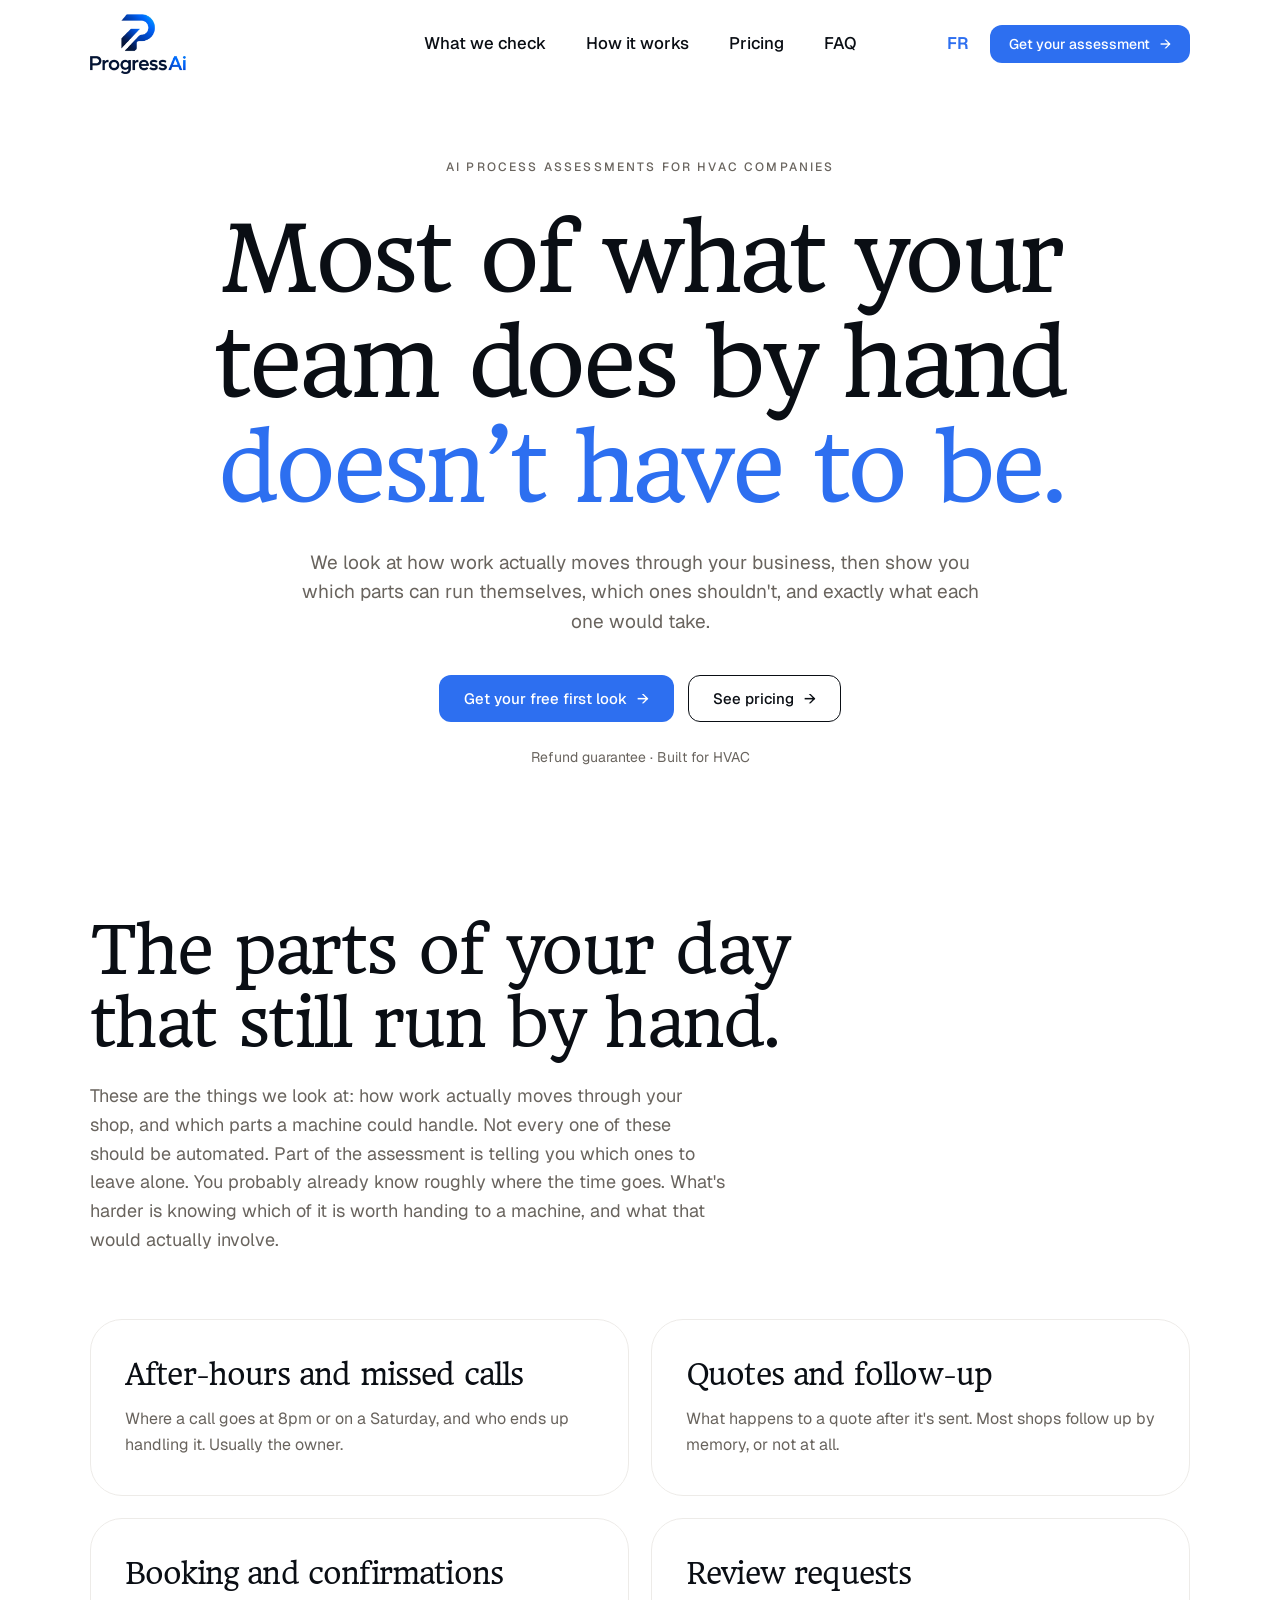
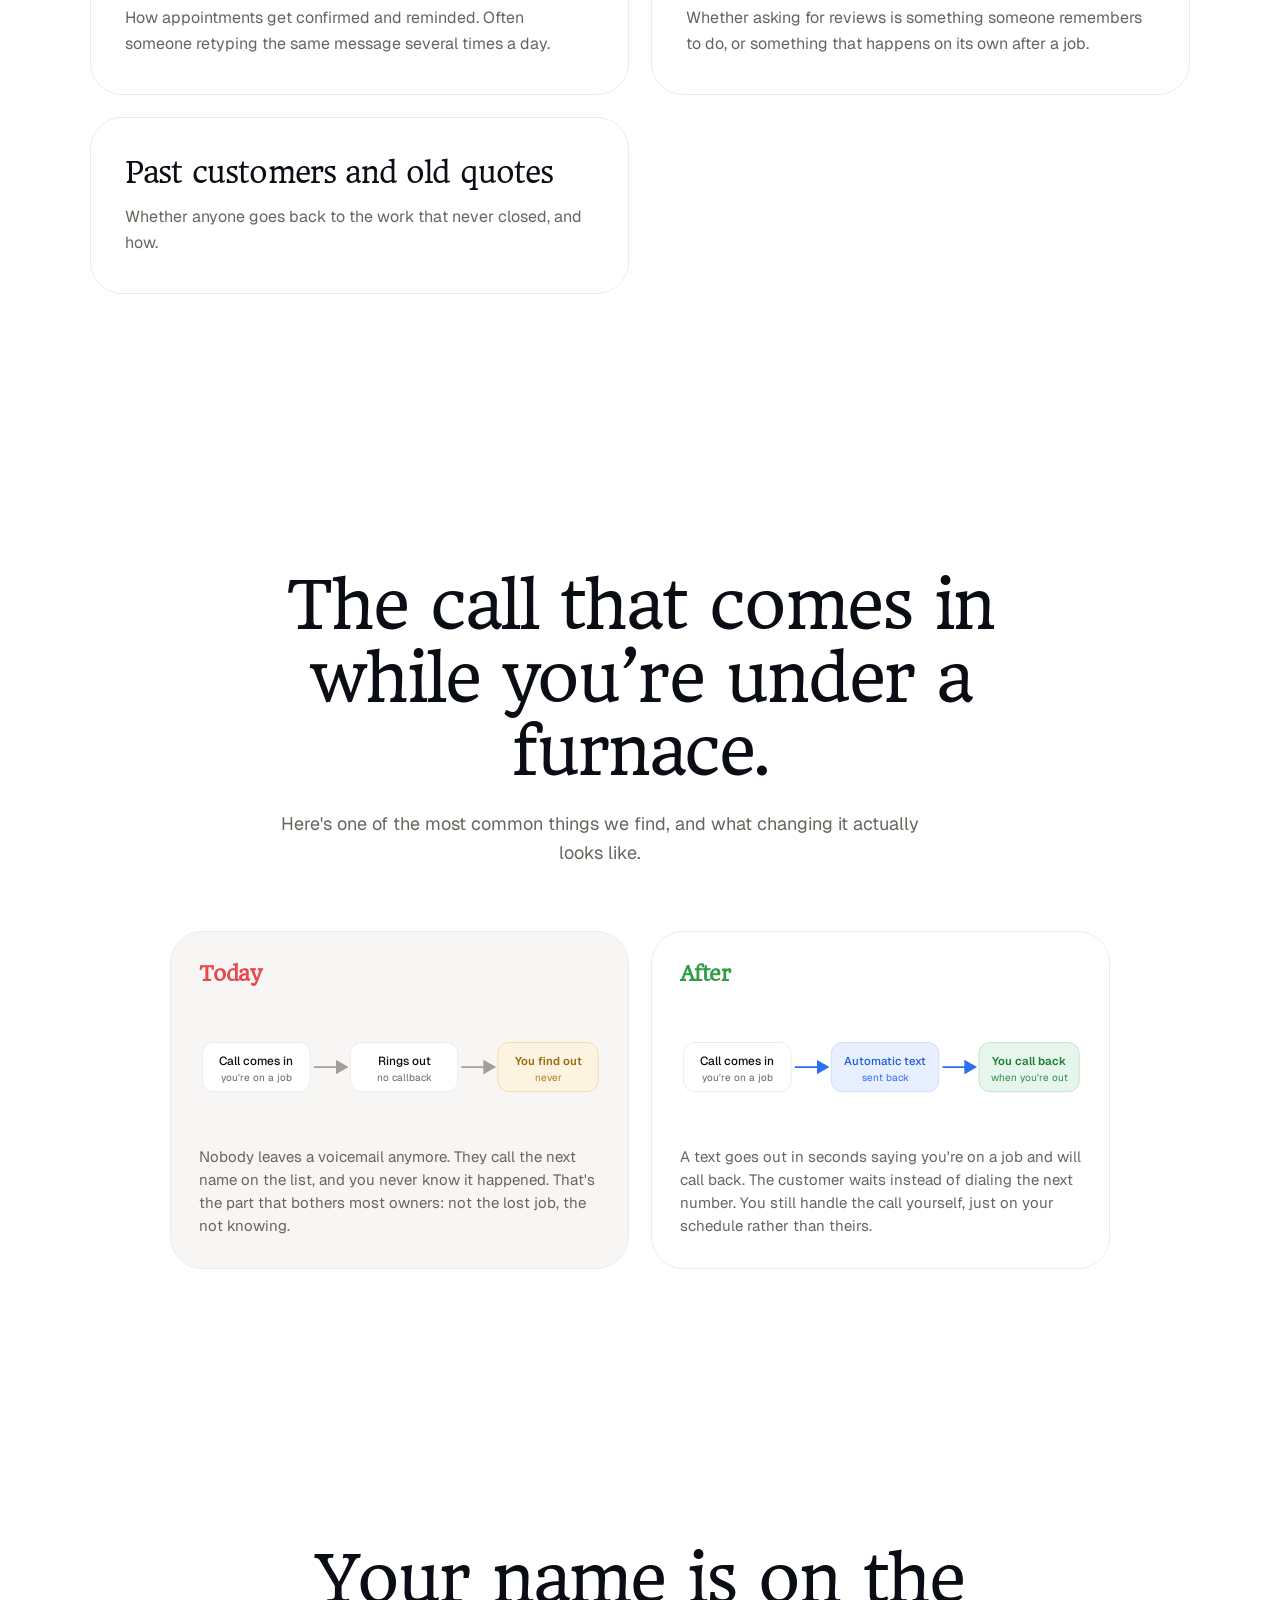
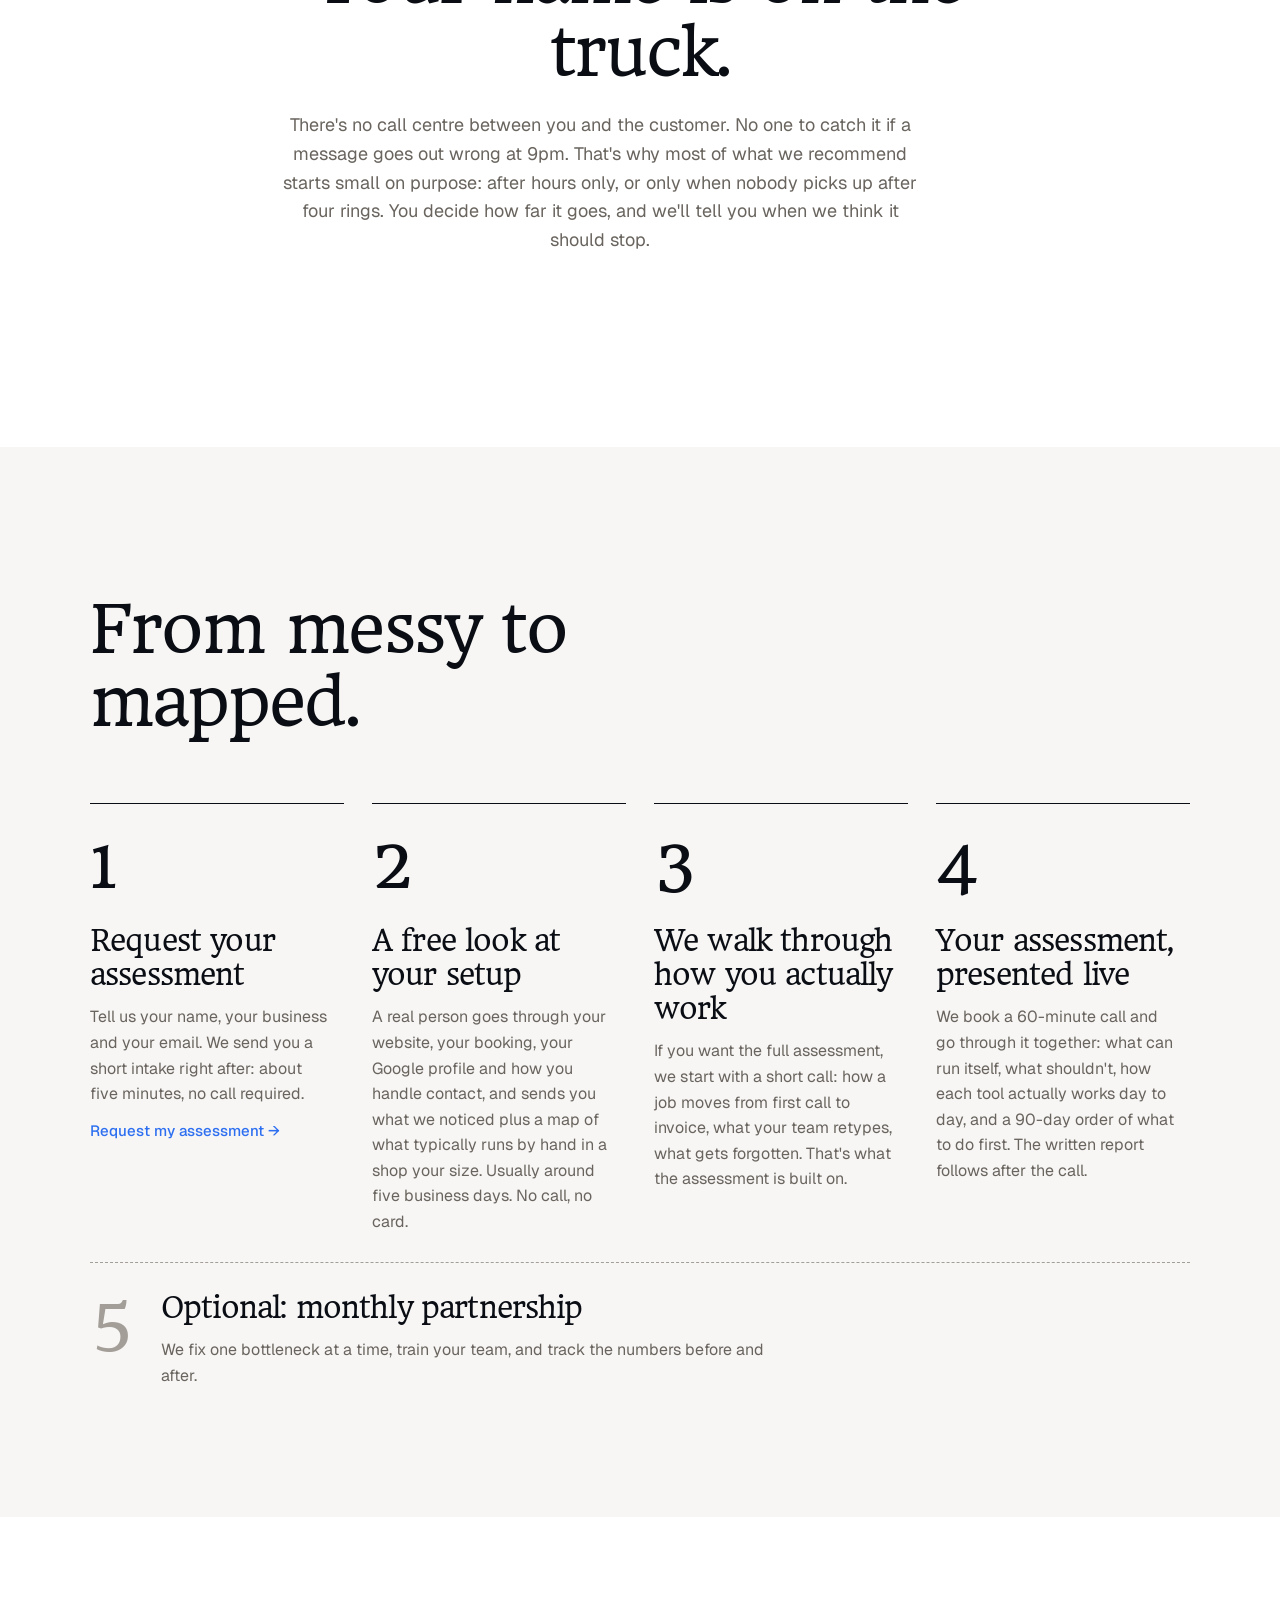
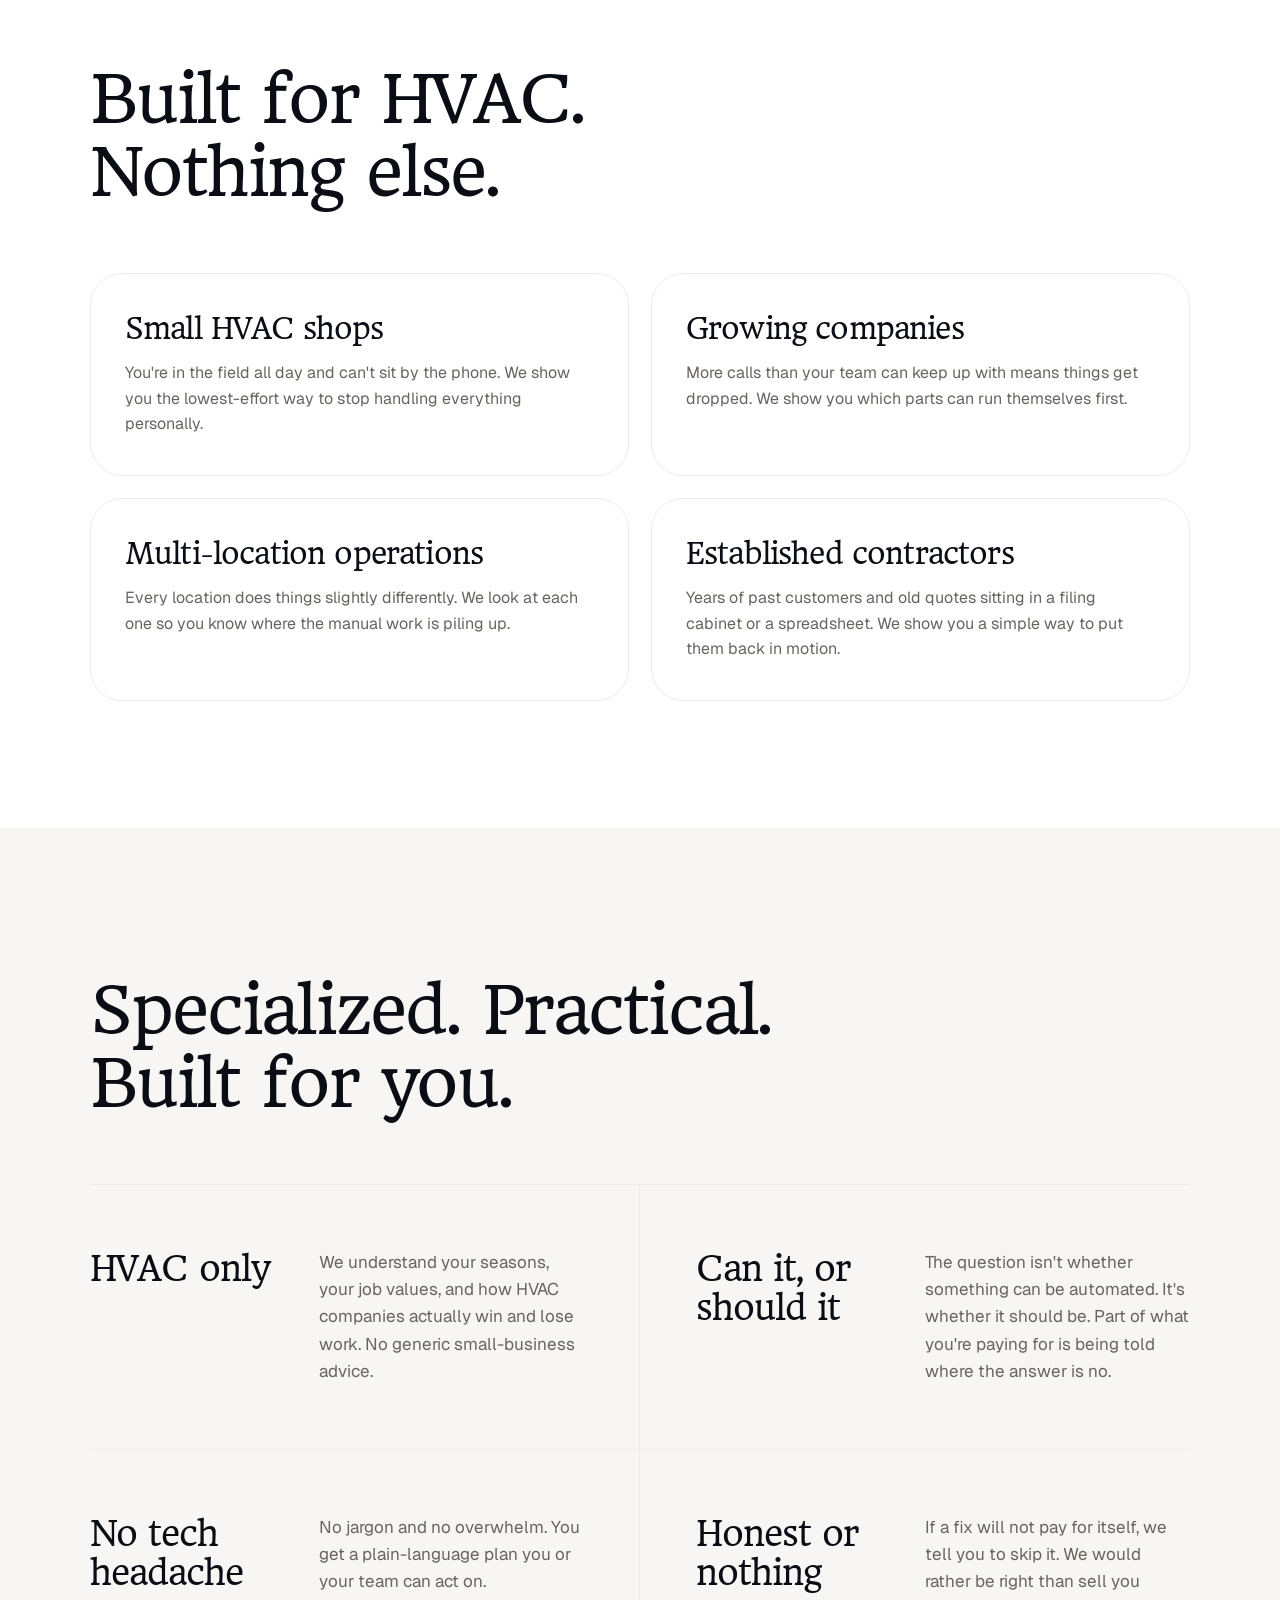
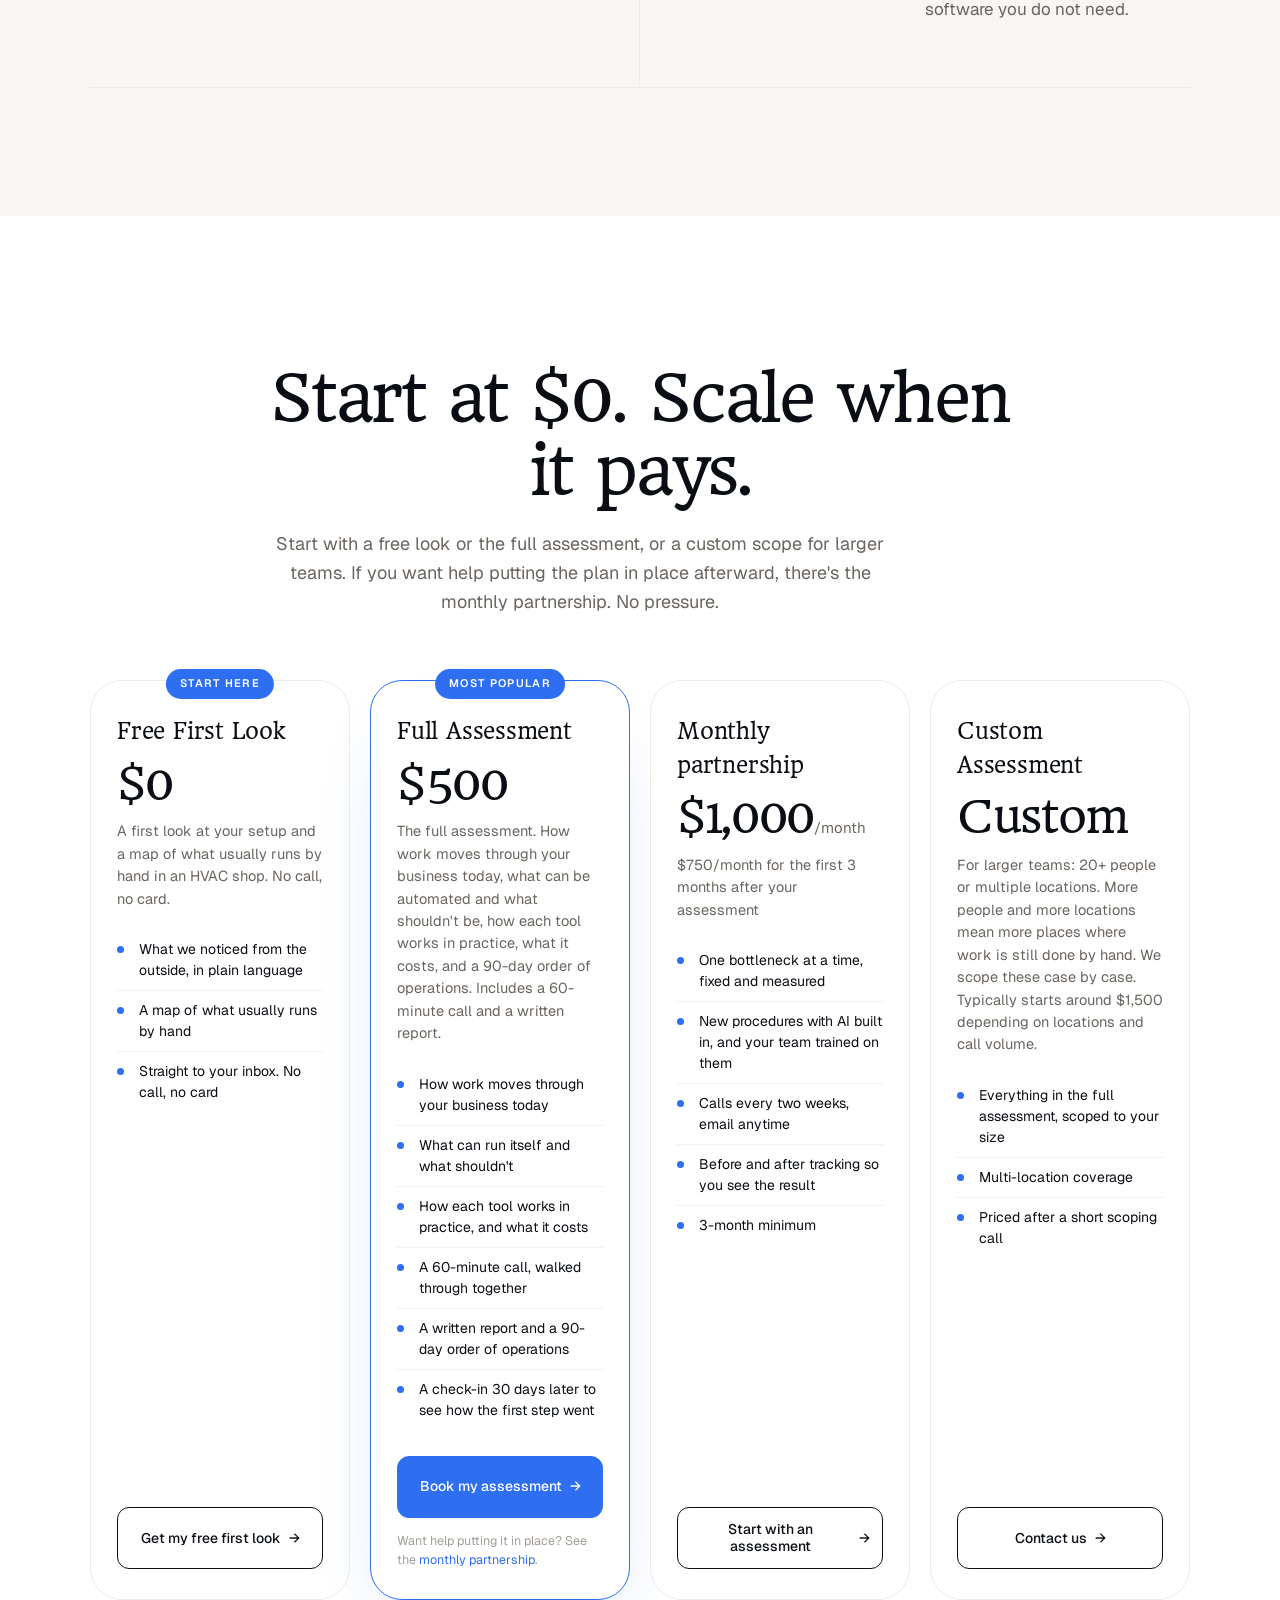
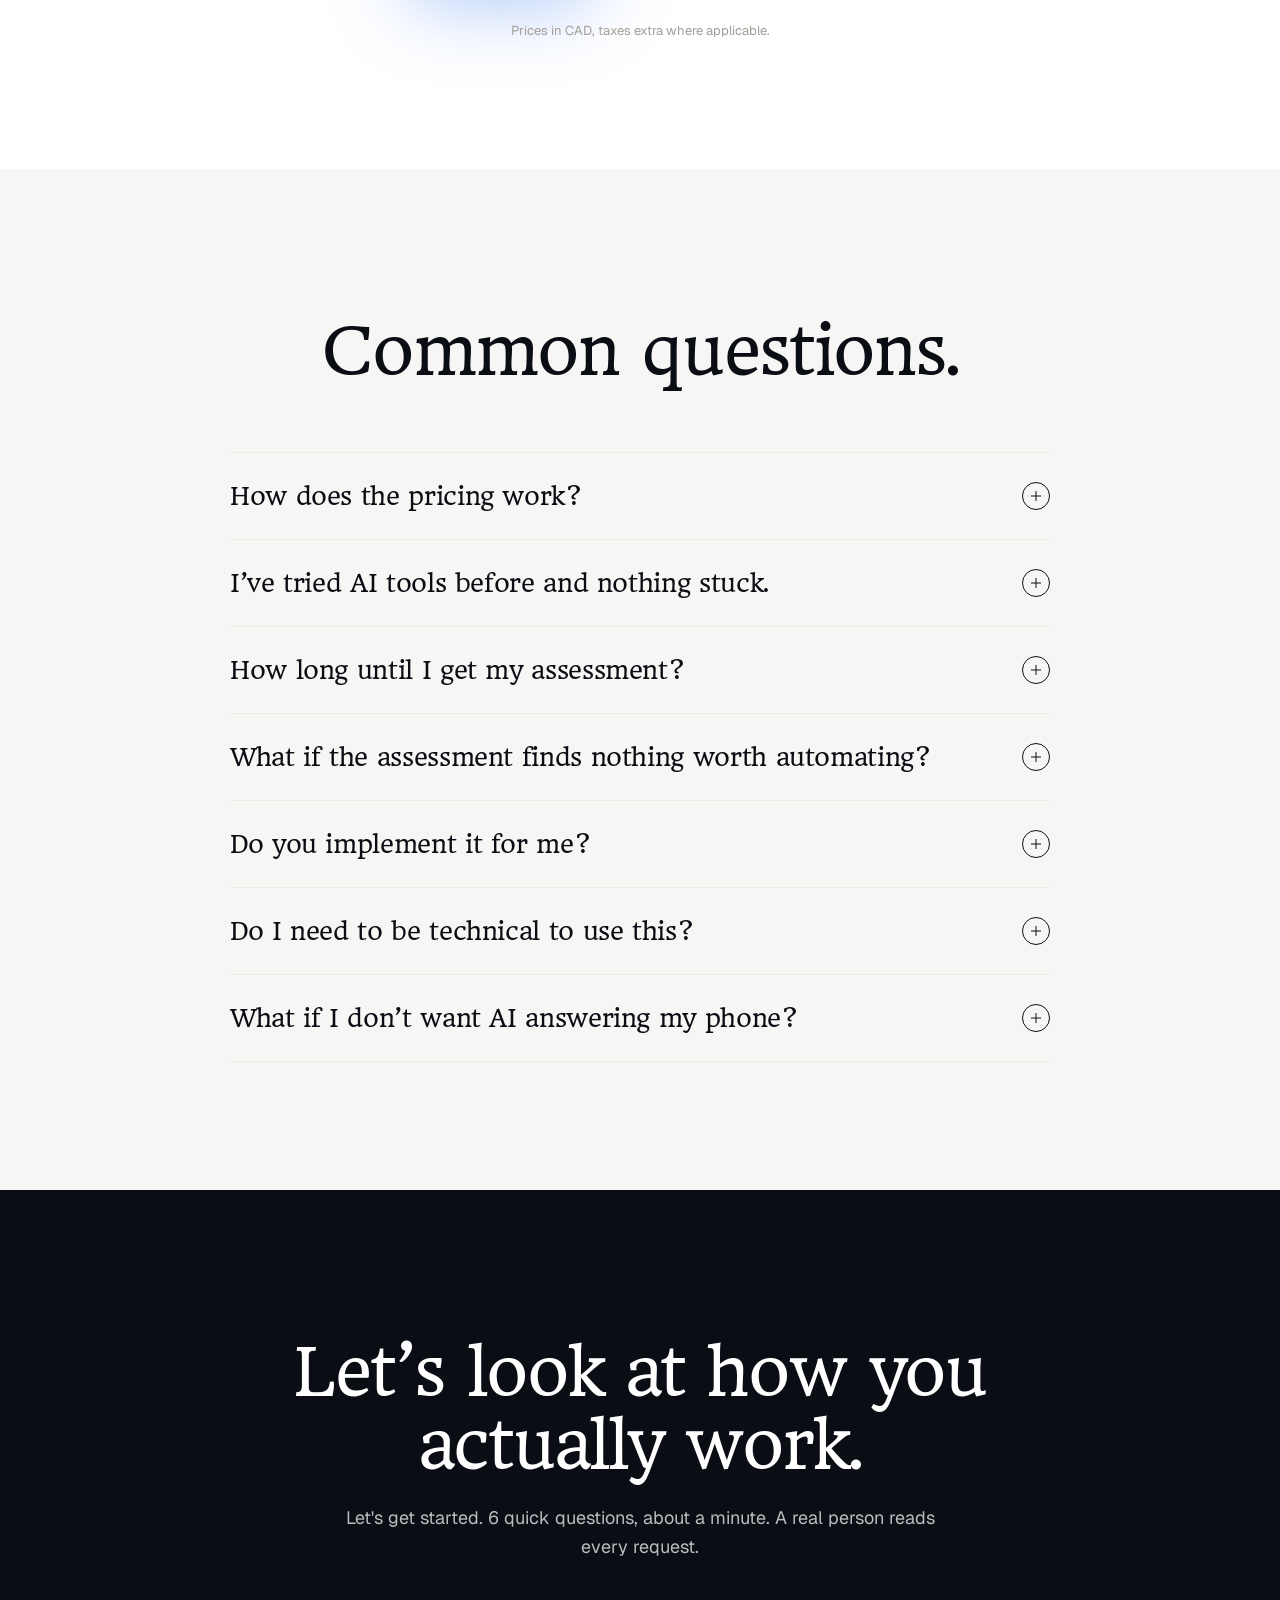
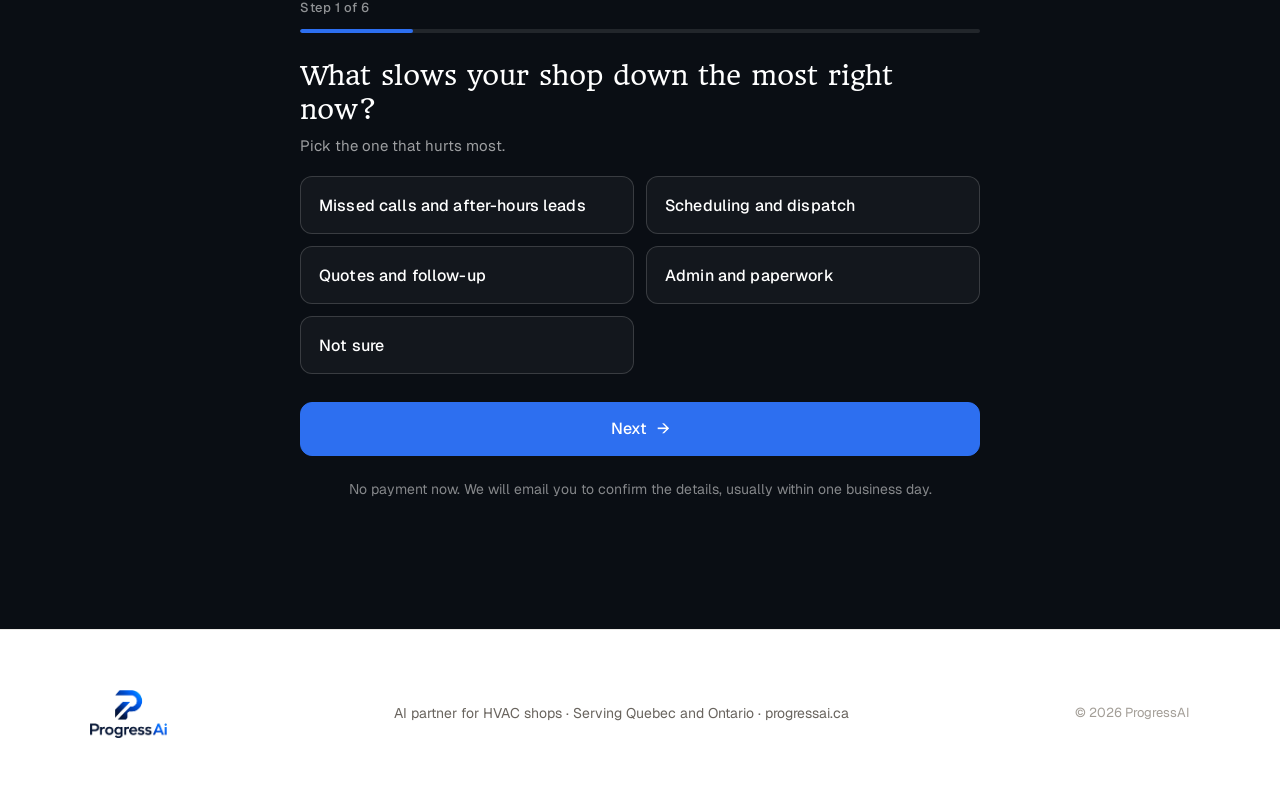
<file: index.html>
<!DOCTYPE html>
<html lang="en">
<head>
<meta charset="UTF-8" />
<meta name="viewport" content="width=device-width, initial-scale=1.0" />
<title>ProgressAI: AI Process Assessments for HVAC Companies</title>
<meta name="description" content="We look at how work moves through your HVAC business, then show you what can run itself, what shouldn't, and what each change would actually take. From $0." />
<link rel="canonical" href="https://progressai.ca/" />
<link rel="alternate" hreflang="en" href="https://progressai.ca/" />
<link rel="alternate" hreflang="fr" href="https://progressai.ca/fr/" />
<link rel="alternate" hreflang="x-default" href="https://progressai.ca/" />

<meta property="og:type" content="website" />
<meta property="og:url" content="https://progressai.ca/" />
<meta property="og:title" content="ProgressAI: AI Process Assessments for HVAC Companies" />
<meta property="og:description" content="We look at how work moves through your HVAC business, then show you what can run itself, what shouldn't, and what each change would actually take. From $0." />
<meta name="twitter:card" content="summary_large_image" />
<meta name="twitter:title" content="ProgressAI: AI Process Assessments for HVAC Companies" />
<meta name="twitter:description" content="We look at how work moves through your HVAC business, then show you what can run itself, what shouldn't, and what each change would actually take. From $0." />

<link rel="preconnect" href="https://fonts.googleapis.com" />
<link rel="preconnect" href="https://fonts.gstatic.com" crossorigin />
<link href="https://fonts.googleapis.com/css2?family=Geist:wght@300;400;500;600&family=Headland+One&display=swap" rel="stylesheet" />

<link rel="stylesheet" href="/styles.css" />
</head>
<body>

<nav class="nav" id="nav">
  <div class="container nav-inner">
    <a href="/" class="logo" aria-label="ProgressAI home">
      <span class="logo-mark"><img src="progressai_logo_hd.png" alt="ProgressAI" /></span>
    </a>
    <ul class="nav-links">
      <li><a href="#services">What we check</a></li>
      <li><a href="#process">How it works</a></li>
      <li><a href="#pricing">Pricing</a></li>
      <li><a href="#faq">FAQ</a></li>
    </ul>
    <div class="nav-cta-wrap">
      <div class="lang-switch">
        <a href="/fr/" id="langToggle" hreflang="fr" aria-label="Passer au français">FR</a>
      </div>
      <a href="#book" class="btn btn-primary btn-small">Get your assessment <span class="arr">→</span></a>
      <button class="menu-btn" id="menuBtn" aria-label="Open menu"><span></span></button>
    </div>
  </div>
</nav>

<div class="mobile-drawer" id="drawer">
  <ul>
    <li><a href="#services">What we check</a></li>
    <li><a href="#process">How it works</a></li>
    <li><a href="#pricing">Pricing</a></li>
    <li><a href="#faq">FAQ</a></li>
    <li><a href="#book" class="btn btn-primary">Get your assessment <span class="arr">→</span></a></li>
  </ul>
</div>

<header class="hero">
  <div class="container hero-split">
    <div class="hero-copy">
      <span class="eyebrow reveal">AI process assessments for HVAC companies</span>
      <h1 class="reveal" style="--delay:.08s">
        Most of what your team does by hand <span class="accent">doesn’t have to be.</span>
      </h1>
      <p class="lede reveal" style="--delay:.16s">
        We look at how work actually moves through your business, then show you which parts can run themselves, which ones shouldn't, and exactly what each one would take.
      </p>
      <div class="hero-ctas reveal" style="--delay:.22s">
        <a href="#book" data-pick="free" class="btn btn-primary">Get your free first look <span class="arr">→</span></a>
        <a href="#pricing" class="btn btn-outline">See pricing <span class="arr">→</span></a>
      </div>
      <div class="hero-trust reveal" style="--delay:.3s">Refund guarantee · Built for HVAC</div>
    </div>
    <div class="hero-visual reveal" style="--delay:.2s" aria-hidden="true">
      <div class="sample-page">
        <div class="sample-bar">
          <span class="sb-title">Sample HVAC Co · Assessment</span>
          <span class="sb-tag">Preview</span>
        </div>
        <div class="sample-body">
          <div class="sample-kicker">What runs by hand today</div>
          <div class="sample-row"><span class="dot dot-bad"></span><span class="r-label">After-hours calls</span><span class="r-val">Owner's cell</span></div>
          <div class="sample-row"><span class="dot dot-bad"></span><span class="r-label">Quote follow-up</span><span class="r-val">By memory</span></div>
          <div class="sample-row"><span class="dot dot-warn"></span><span class="r-label">Booking reminders</span><span class="r-val">Retyped daily</span></div>
          <div class="sample-row"><span class="dot dot-ok"></span><span class="r-label">Review requests</span><span class="r-val">Some jobs</span></div>
          <div class="sample-note">Each item marked can run itself, should stay human, or is fine as is.</div>
        </div>
      </div>
    </div>
  </div>

</header>

<section id="services">
  <div class="container">
    <div class="section-head">
      <h2 class="reveal" style="--delay:.08s">The parts of your day that still run by hand.</h2>
      <p class="reveal" style="--delay:.16s">These are the things we look at: how work actually moves through your shop, and which parts a machine could handle. Not every one of these should be automated. Part of the assessment is telling you which ones to leave alone. You probably already know roughly where the time goes. What's harder is knowing which of it is worth handing to a machine, and what that would actually involve.</p>
    </div>
    <div class="grid-4">
      <div class="card reveal">
        <h3>After-hours and missed calls</h3>
        <p>Where a call goes at 8pm or on a Saturday, and who ends up handling it. Usually the owner.</p>
      </div>
      <div class="card reveal" style="--delay:.08s">
        <h3>Quotes and follow-up</h3>
        <p>What happens to a quote after it's sent. Most shops follow up by memory, or not at all.</p>
      </div>
      <div class="card reveal" style="--delay:.16s">
        <h3>Booking and confirmations</h3>
        <p>How appointments get confirmed and reminded. Often someone retyping the same message several times a day.</p>
      </div>
      <div class="card reveal" style="--delay:.24s">
        <h3>Review requests</h3>
        <p>Whether asking for reviews is something someone remembers to do, or something that happens on its own after a job.</p>
      </div>
      <div class="card reveal" style="--delay:.32s">
        <h3>Past customers and old quotes</h3>
        <p>Whether anyone goes back to the work that never closed, and how.</p>
      </div>
    </div>
  </div>
</section>

<section id="missed-call">
  <div class="container">
    <div class="section-head" style="text-align:center; max-width:720px; margin-left:auto; margin-right:auto;">
      <h2 class="reveal" style="--delay:.08s">The call that comes in while you’re under a furnace.</h2>
      <p class="reveal" style="--delay:.16s">Here's one of the most common things we find, and what changing it actually looks like.</p>
    </div>
    <div class="ba-grid reveal" style="--delay:.2s">
      <div class="ba-card bad">
        <h3><span class="ba-tagbad">Today</span></h3>
        <svg viewBox="0 0 440 132" role="img" aria-label="A call comes in while you are on a job, rings out with no callback, and you find out never">
          <defs><marker id="arrBad" markerWidth="8" markerHeight="8" refX="6" refY="4" orient="auto"><path d="M0 0 L7 4 L0 8 z" fill="#A39E97"/></marker></defs>
          <rect x="4" y="40" width="118" height="54" rx="12" fill="#fff" stroke="#EDEBE8"/>
          <text x="63" y="65" text-anchor="middle" font-family="Geist,sans-serif" font-size="13" font-weight="500" fill="#0A0E14">Call comes in</text>
          <text x="63" y="82" text-anchor="middle" font-family="Geist,sans-serif" font-size="11" fill="#69645E">you're on a job</text>
          <path d="M126 67 h36" stroke="#A39E97" stroke-width="2" fill="none" marker-end="url(#arrBad)"/>
          <rect x="166" y="40" width="118" height="54" rx="12" fill="#fff" stroke="#EDEBE8"/>
          <text x="225" y="65" text-anchor="middle" font-family="Geist,sans-serif" font-size="13" font-weight="500" fill="#0A0E14">Rings out</text>
          <text x="225" y="82" text-anchor="middle" font-family="Geist,sans-serif" font-size="11" fill="#69645E">no callback</text>
          <path d="M288 67 h36" stroke="#A39E97" stroke-width="2" fill="none" marker-end="url(#arrBad)"/>
          <rect x="328" y="40" width="110" height="54" rx="12" fill="#FDF3E1" stroke="#EFD9A6"/>
          <text x="383" y="65" text-anchor="middle" font-family="Geist,sans-serif" font-size="12.5" font-weight="600" fill="#9A6B12">You find out</text>
          <text x="383" y="82" text-anchor="middle" font-family="Geist,sans-serif" font-size="11" fill="#B07D22">never</text>
        </svg>
        <p class="ba-caption">Nobody leaves a voicemail anymore. They call the next name on the list, and you never know it happened. That's the part that bothers most owners: not the lost job, the not knowing.</p>
      </div>
      <div class="ba-card">
        <h3><span class="ba-taggood">After</span></h3>
        <svg viewBox="0 0 440 132" role="img" aria-label="A call comes in while you are on a job, an automatic text is sent back, and you call back when you are out">
          <defs><marker id="arrGood" markerWidth="8" markerHeight="8" refX="6" refY="4" orient="auto"><path d="M0 0 L7 4 L0 8 z" fill="#2D6FF0"/></marker></defs>
          <rect x="4" y="40" width="118" height="54" rx="12" fill="#fff" stroke="#EDEBE8"/>
          <text x="63" y="65" text-anchor="middle" font-family="Geist,sans-serif" font-size="13" font-weight="500" fill="#0A0E14">Call comes in</text>
          <text x="63" y="82" text-anchor="middle" font-family="Geist,sans-serif" font-size="11" fill="#69645E">you're on a job</text>
          <path d="M126 67 h36" stroke="#2D6FF0" stroke-width="2" fill="none" marker-end="url(#arrGood)"/>
          <rect x="166" y="40" width="118" height="54" rx="12" fill="#E8EFFE" stroke="#C9DCFB"/>
          <text x="225" y="65" text-anchor="middle" font-family="Geist,sans-serif" font-size="12.5" font-weight="500" fill="#1A5BD9">Automatic text</text>
          <text x="225" y="82" text-anchor="middle" font-family="Geist,sans-serif" font-size="11" fill="#2D6FF0">sent back</text>
          <path d="M288 67 h36" stroke="#2D6FF0" stroke-width="2" fill="none" marker-end="url(#arrGood)"/>
          <rect x="328" y="40" width="110" height="54" rx="12" fill="#E7F6EC" stroke="#BEE4C9"/>
          <text x="383" y="65" text-anchor="middle" font-family="Geist,sans-serif" font-size="12.5" font-weight="600" fill="#1E7E38">You call back</text>
          <text x="383" y="82" text-anchor="middle" font-family="Geist,sans-serif" font-size="11" fill="#2E8B4C">when you're out</text>
        </svg>
        <p class="ba-caption">A text goes out in seconds saying you're on a job and will call back. The customer waits instead of dialing the next number. You still handle the call yourself, just on your schedule rather than theirs.</p>
      </div>
    </div>
  </div>
</section>

<section id="different">
  <div class="container">
    <div class="section-head" style="text-align:center; max-width:720px; margin-left:auto; margin-right:auto;">
      <h2 class="reveal" style="--delay:.08s">Your name is on the truck.</h2>
      <p class="reveal" style="--delay:.16s">There's no call centre between you and the customer. No one to catch it if a message goes out wrong at 9pm. That's why most of what we recommend starts small on purpose: after hours only, or only when nobody picks up after four rings. You decide how far it goes, and we'll tell you when we think it should stop.</p>
    </div>
  </div>
</section>

<section id="process" style="background:#F7F6F5;">
  <div class="container">
    <div class="section-head">
      <h2 class="reveal" style="--delay:.08s">From messy to mapped.</h2>
    </div>
    <div class="process-grid process-4">
      <div class="step reveal">
        <span class="step-num">1</span>
        <h3>Request your assessment</h3>
        <p>Tell us your name, your business and your email. We send you a short intake right after: about five minutes, no call required.</p>
        <a href="#book" style="display:inline-block;margin-top:12px;color:var(--blue);font-weight:500;font-size:15px;">Request my assessment <span class="arr">→</span></a>
      </div>
      <div class="step reveal" style="--delay:.1s">
        <span class="step-num">2</span>
        <h3>A free look at your setup</h3>
        <p>A real person goes through your website, your booking, your Google profile and how you handle contact, and sends you what we noticed plus a map of what typically runs by hand in a shop your size. Usually around five business days. No call, no card.</p>
      </div>
      <div class="step reveal" style="--delay:.2s">
        <span class="step-num">3</span>
        <h3>We walk through how you actually work</h3>
        <p>If you want the full assessment, we start with a short call: how a job moves from first call to invoice, what your team retypes, what gets forgotten. That's what the assessment is built on.</p>
      </div>
      <div class="step reveal" style="--delay:.3s">
        <span class="step-num">4</span>
        <h3>Your assessment, presented live</h3>
        <p>We book a 60-minute call and go through it together: what can run itself, what shouldn't, how each tool actually works day to day, and a 90-day order of what to do first. The written report follows after the call.</p>
      </div>
      <div class="step step-optional reveal" style="--delay:.4s">
        <span class="step-num">5</span>
        <h3>Optional: monthly partnership</h3>
        <p>We fix one bottleneck at a time, train your team, and track the numbers before and after.</p>
      </div>
    </div>
  </div>
</section>

<section id="who">
  <div class="container">
    <div class="section-head">
      <h2 class="reveal" style="--delay:.08s">Built for HVAC. Nothing else.</h2>
    </div>
    <div class="grid-4">
      <div class="card reveal">
        <h3>Small HVAC shops</h3>
        <p>You're in the field all day and can't sit by the phone. We show you the lowest-effort way to stop handling everything personally.</p>
      </div>
      <div class="card reveal" style="--delay:.08s">
        <h3>Growing companies</h3>
        <p>More calls than your team can keep up with means things get dropped. We show you which parts can run themselves first.</p>
      </div>
      <div class="card reveal" style="--delay:.16s">
        <h3>Multi-location operations</h3>
        <p>Every location does things slightly differently. We look at each one so you know where the manual work is piling up.</p>
      </div>
      <div class="card reveal" style="--delay:.24s">
        <h3>Established contractors</h3>
        <p>Years of past customers and old quotes sitting in a filing cabinet or a spreadsheet. We show you a simple way to put them back in motion.</p>
      </div>
    </div>
  </div>
</section>

<section id="why" style="background:#F7F6F5;">
  <div class="container">
    <div class="section-head">
      <h2 class="reveal" style="--delay:.08s">Specialized. Practical. Built for you.</h2>
    </div>
    <div class="why-grid">
      <div class="why-item reveal">
        <h3>HVAC only</h3>
        <p>We understand your seasons, your job values, and how HVAC companies actually win and lose work. No generic small-business advice.</p>
      </div>
      <div class="why-item reveal" style="--delay:.08s">
        <h3>Can it, or should it</h3>
        <p>The question isn't whether something can be automated. It's whether it should be. Part of what you're paying for is being told where the answer is no.</p>
      </div>
      <div class="why-item reveal" style="--delay:.16s">
        <h3>No tech headache</h3>
        <p>No jargon and no overwhelm. You get a plain-language plan you or your team can act on.</p>
      </div>
      <div class="why-item reveal" style="--delay:.24s">
        <h3>Honest or nothing</h3>
        <p>If a fix will not pay for itself, we tell you to skip it. We would rather be right than sell you software you do not need.</p>
      </div>
    </div>
  </div>
</section>

<section id="pricing">
  <div class="container">
    <div class="section-head" style="text-align:center; max-width:760px; margin-left:auto; margin-right:auto;">
      <h2 class="reveal" style="--delay:.08s">Start at $0. Scale when it pays.</h2>
      <p class="reveal" style="--delay:.16s">Start with a free look or the full assessment, or a custom scope for larger teams. If you want help putting the plan in place afterward, there's the monthly partnership. No pressure.</p>
    </div>
    <div class="tiers reveal" style="--delay:.16s">
      <div class="tier">
        <span class="tier-tag">Start here</span>
        <div class="tier-name">Free First Look</div>
        <div class="tier-price">$0</div>
        <p class="tier-desc">A first look at your setup and a map of what usually runs by hand in an HVAC shop. No call, no card.</p>
        <ul class="tier-list">
          <li>What we noticed from the outside, in plain language</li>
          <li>A map of what usually runs by hand</li>
          <li>Straight to your inbox. No call, no card</li>
        </ul>
        <a href="#book" data-pick="free" class="btn btn-outline">Get my free first look <span class="arr">→</span></a>
      </div>

      <div class="tier popular">
        <span class="tier-tag">Most popular</span>
        <div class="tier-name">Full Assessment</div>
        <div class="tier-price">$500</div>
        <p class="tier-desc">The full assessment. How work moves through your business today, what can be automated and what shouldn't be, how each tool works in practice, what it costs, and a 90-day order of operations. Includes a 60-minute call and a written report.</p>
        <ul class="tier-list">
          <li>How work moves through your business today</li>
          <li>What can run itself and what shouldn't</li>
          <li>How each tool works in practice, and what it costs</li>
          <li>A 60-minute call, walked through together</li>
          <li>A written report and a 90-day order of operations</li>
          <li>A check-in 30 days later to see how the first step went</li>
        </ul>
        <a href="#book" data-pick="full" class="btn btn-outline">Book my assessment <span class="arr">→</span></a>
        <p style="margin-top:14px; font-size:12.5px; color:var(--ink-faint); line-height:1.5;">Want help putting it in place? See the <a href="#partnership" style="color:var(--blue);">monthly partnership</a>.</p>
      </div>

      <div class="tier" id="partnership">
        <div class="tier-name">Monthly partnership</div>
        <div class="tier-price">$1,000<span class="per">/month</span></div>
        <p class="tier-desc">$750/month for the first 3 months after your assessment</p>
        <ul class="tier-list">
          <li>One bottleneck at a time, fixed and measured</li>
          <li>New procedures with AI built in, and your team trained on them</li>
          <li>Calls every two weeks, email anytime</li>
          <li>Before and after tracking so you see the result</li>
          <li>3-month minimum</li>
        </ul>
        <a href="#book" data-pick="full" class="btn btn-outline">Start with an assessment <span class="arr">→</span></a>
      </div>

      <div class="tier">
        <div class="tier-name">Custom Assessment</div>
        <div class="tier-price">Custom</div>
        <p class="tier-desc">For larger teams: 20+ people or multiple locations. More people and more locations mean more places where work is still done by hand. We scope these case by case. Typically starts around $1,500 depending on locations and call volume.</p>
        <ul class="tier-list">
          <li>Everything in the full assessment, scoped to your size</li>
          <li>Multi-location coverage</li>
          <li>Priced after a short scoping call</li>
        </ul>
        <a href="#book" data-pick="custom" class="btn btn-outline">Contact us <span class="arr">→</span></a>
      </div>
    </div>

    <p class="price-fine reveal" style="--delay:.26s">Prices in CAD, taxes extra where applicable.</p>
  </div>
</section>

<section id="faq" style="background:#F7F6F5;">
  <div class="container">
    <div class="section-head" style="text-align:center; max-width:760px; margin-left:auto; margin-right:auto;">
      <h2 class="reveal" style="--delay:.08s">Common questions.</h2>
    </div>
    <div class="faq-list">
      <div class="faq reveal">
        <button class="faq-q" aria-expanded="false">
          <span>How does the pricing work?</span>
          <span class="faq-icon" aria-hidden="true"></span>
        </button>
        <div class="faq-a"><div class="faq-a-inner">Four options. The free look shows you what we can spot from the outside, plus a map of what usually runs by hand in a shop your size. The $500 assessment is the full picture: how work moves through your business, where the main bottleneck is, and a call to walk through it. Larger teams get a custom scope. After the assessment, the optional monthly partnership is $1,000/month ($750/month for the first 3 months) to fix one bottleneck at a time and measure the result. We charge a fair price for real work and keep it honest.</div></div>
      </div>
      <div class="faq reveal" style="--delay:.05s">
        <button class="faq-q" aria-expanded="false">
          <span>I’ve tried AI tools before and nothing stuck.</span>
          <span class="faq-icon" aria-hidden="true"></span>
        </button>
        <div class="faq-a"><div class="faq-a-inner">That's the usual story. Most owners have an account somewhere they stopped opening. The gap isn't the tools, it's that nobody set them up around how your shop actually runs. That's the whole point of the assessment: what to turn on, in what order, and what to leave alone.</div></div>
      </div>
      <div class="faq reveal" style="--delay:.08s">
        <button class="faq-q" aria-expanded="false">
          <span>How long until I get my assessment?</span>
          <span class="faq-icon" aria-hidden="true"></span>
        </button>
        <div class="faq-a"><div class="faq-a-inner">It depends on which one you choose. The free look is usually around five business days. The full and custom assessments vary with how much there is to go through. These are typical ranges, not guaranteed deadlines. If timing matters for you, just ask and we will give you a realistic window.</div></div>
      </div>
      <div class="faq reveal" style="--delay:.1s">
        <button class="faq-q" aria-expanded="false">
          <span>What if the assessment finds nothing worth automating?</span>
          <span class="faq-icon" aria-hidden="true"></span>
        </button>
        <div class="faq-a"><div class="faq-a-inner">Then you pay nothing. If the assessment does not show you at least one process worth automating, we refund it. No forms, no argument. That guarantee covers the $500 assessment.</div></div>
      </div>
      <div class="faq reveal" style="--delay:.15s">
        <button class="faq-q" aria-expanded="false">
          <span>Do you implement it for me?</span>
          <span class="faq-icon" aria-hidden="true"></span>
        </button>
        <div class="faq-a"><div class="faq-a-inner">The assessment itself is a diagnosis and a plan. If you want help putting it in place, that's the monthly partnership: we rebuild one bottleneck at a time with you, train your team, and measure the result. No custom software, and you own everything.</div></div>
      </div>
      <div class="faq reveal" style="--delay:.2s">
        <button class="faq-q" aria-expanded="false">
          <span>Do I need to be technical to use this?</span>
          <span class="faq-icon" aria-hidden="true"></span>
        </button>
        <div class="faq-a"><div class="faq-a-inner">No. The report is written in plain language for a business owner, not an IT department. Every recommendation explains what it is, how it would work day to day, and whether it is worth doing at all.</div></div>
      </div>
      <div class="faq reveal" style="--delay:.25s">
        <button class="faq-q" aria-expanded="false">
          <span>What if I don’t want AI answering my phone?</span>
          <span class="faq-icon" aria-hidden="true"></span>
        </button>
        <div class="faq-a"><div class="faq-a-inner">Then it shouldn't. A lot of what we recommend starts small on purpose: after hours only, or only when nobody picks up after four rings, with everything during the day staying human. You decide how far it goes, and we'll tell you when we think it should stop.</div></div>
      </div>
    </div>
  </div>
</section>

<section class="final" id="book">
  <div class="container">
    <h2 class="reveal" style="--delay:.08s; margin-top:18px;">Let’s look at how you actually work.</h2>
    <p class="reveal" style="--delay:.16s">Let's get started. 6 quick questions, about a minute. A real person reads every request.</p>
    <form class="contact-form step-form reveal" method="POST" action="https://formsubmit.co/samuel@progressai.ca" style="--delay:.22s" data-step-label="Step {n} of {total}">
      <input type="hidden" name="_subject" value="New assessment request from the ProgressAI site" />
      <input type="hidden" name="_template" value="table" />
      <input type="hidden" name="_captcha" value="false" />
      <input type="hidden" name="_next" value="https://progressai.ca/thanks-free-look" />
      <input type="text" name="_honey" style="display:none" tabindex="-1" autocomplete="off" aria-hidden="true" />
      <div class="step-progress" hidden><div class="step-count" aria-live="polite"></div><div class="step-bar"><span></span></div></div>
      <fieldset class="step" data-step="1">
        <legend class="step-q" tabindex="-1">What slows your shop down the most right now?</legend>
        <p class="step-hint">Pick the one that hurts most.</p>
        <div class="opt-grid">
          <label class="opt-card"><input type="radio" name="biggest_challenge" value="Missed calls and after-hours leads" required /><span>Missed calls and after-hours leads</span></label>
          <label class="opt-card"><input type="radio" name="biggest_challenge" value="Scheduling and dispatch" /><span>Scheduling and dispatch</span></label>
          <label class="opt-card"><input type="radio" name="biggest_challenge" value="Quotes and follow-up" /><span>Quotes and follow-up</span></label>
          <label class="opt-card"><input type="radio" name="biggest_challenge" value="Admin and paperwork" /><span>Admin and paperwork</span></label>
          <label class="opt-card"><input type="radio" name="biggest_challenge" value="Not sure" /><span>Not sure</span></label>
        </div>
      </fieldset>
      <fieldset class="step" data-step="2">
        <legend class="step-q" tabindex="-1">How many techs or trucks do you run?</legend>
        <div class="opt-grid">
          <label class="opt-card"><input type="radio" name="team_size" value="1-3" required /><span>1-3</span></label>
          <label class="opt-card"><input type="radio" name="team_size" value="4-10" /><span>4-10</span></label>
          <label class="opt-card"><input type="radio" name="team_size" value="11-25" /><span>11-25</span></label>
          <label class="opt-card"><input type="radio" name="team_size" value="25+" /><span>25+</span></label>
          <label class="opt-card"><input type="radio" name="team_size" value="Not sure" /><span>Not sure</span></label>
        </div>
      </fieldset>
      <fieldset class="step" data-step="3">
        <legend class="step-q" tabindex="-1">What do you run the business on today?</legend>
        <div class="opt-grid">
          <label class="opt-card"><input type="radio" name="software" value="ServiceTitan" required /><span>ServiceTitan</span></label>
          <label class="opt-card"><input type="radio" name="software" value="Jobber" /><span>Jobber</span></label>
          <label class="opt-card"><input type="radio" name="software" value="Housecall Pro" /><span>Housecall Pro</span></label>
          <label class="opt-card"><input type="radio" name="software" value="Paper or spreadsheets" /><span>Paper or spreadsheets</span></label>
          <label class="opt-card"><input type="radio" name="software" value="Something else" /><span>Something else</span></label>
          <label class="opt-card"><input type="radio" name="software" value="Not sure" /><span>Not sure</span></label>
        </div>
      </fieldset>
      <fieldset class="step" data-step="4">
        <legend class="step-q" tabindex="-1">Which assessment are you interested in?</legend>
        <p class="step-hint">You can change your mind later. Nothing is charged now.</p>
        <div class="opt-grid">
          <label class="opt-card"><input type="radio" name="assessment" value="Free First Look ($0)" data-pick="free" required /><span>Free First Look ($0)</span></label>
          <label class="opt-card"><input type="radio" name="assessment" value="Full Assessment ($500)" data-pick="full" /><span>Full Assessment ($500)</span></label>
          <label class="opt-card"><input type="radio" name="assessment" value="Custom Assessment (larger teams)" data-pick="custom" /><span>Custom Assessment (larger teams)</span></label>
          <label class="opt-card"><input type="radio" name="assessment" value="Not sure yet" /><span>Not sure yet</span></label>
        </div>
      </fieldset>
      <fieldset class="step" data-step="5">
        <legend class="step-q" tabindex="-1">Where should we send it?</legend>
        <div class="step-fields">
          <div class="field"><label for="cf-name">Name</label><input id="cf-name" type="text" name="name" autocomplete="name" required /></div>
          <div class="field"><label for="cf-business">Business name</label><input id="cf-business" type="text" name="business" autocomplete="organization" required /></div>
          <div class="field field-full"><label for="cf-email">Email</label><input id="cf-email" type="email" name="email" autocomplete="email" required /></div>
        </div>
      </fieldset>
      <fieldset class="step" data-step="6">
        <legend class="step-q" tabindex="-1">Anything else we should know? <span class="opt">(optional)</span></legend>
        <textarea id="cf-message" name="message" rows="4" aria-label="Anything else we should know?" placeholder="e.g. a question about the assessment, or what you have already tried"></textarea>
        <p class="micro step-consent">By sending this, you agree that ProgressAI may email you about your assessment request. We do not sell or share your information, and you can ask us to delete it at any time.</p>
      </fieldset>
      <div class="step-nav">
        <button type="button" class="btn step-back" hidden>&larr; Back</button>
        <button type="button" class="btn step-next" hidden>Next <span class="arr">→</span></button>
        <button type="submit" class="btn form-submit">Request my assessment <span class="arr">→</span></button>
      </div>
    </form>
    <div class="micro reveal" style="--delay:.28s">No payment now. We will email you to confirm the details, usually within one business day.</div>
  </div>
</section>

<footer>
  <div class="container footer-inner">
    <a href="/" class="logo">
      <span class="logo-mark"><img src="progressai_logo_hd.png" alt="ProgressAI" /></span>
    </a>
    <div class="footer-meta">AI partner for HVAC shops · Serving Quebec and Ontario · progressai.ca</div>
    <div class="footer-copy">© 2026 ProgressAI</div>
  </div>
</footer>

<script src="/app.js"></script>
</body>
</html>
</file>
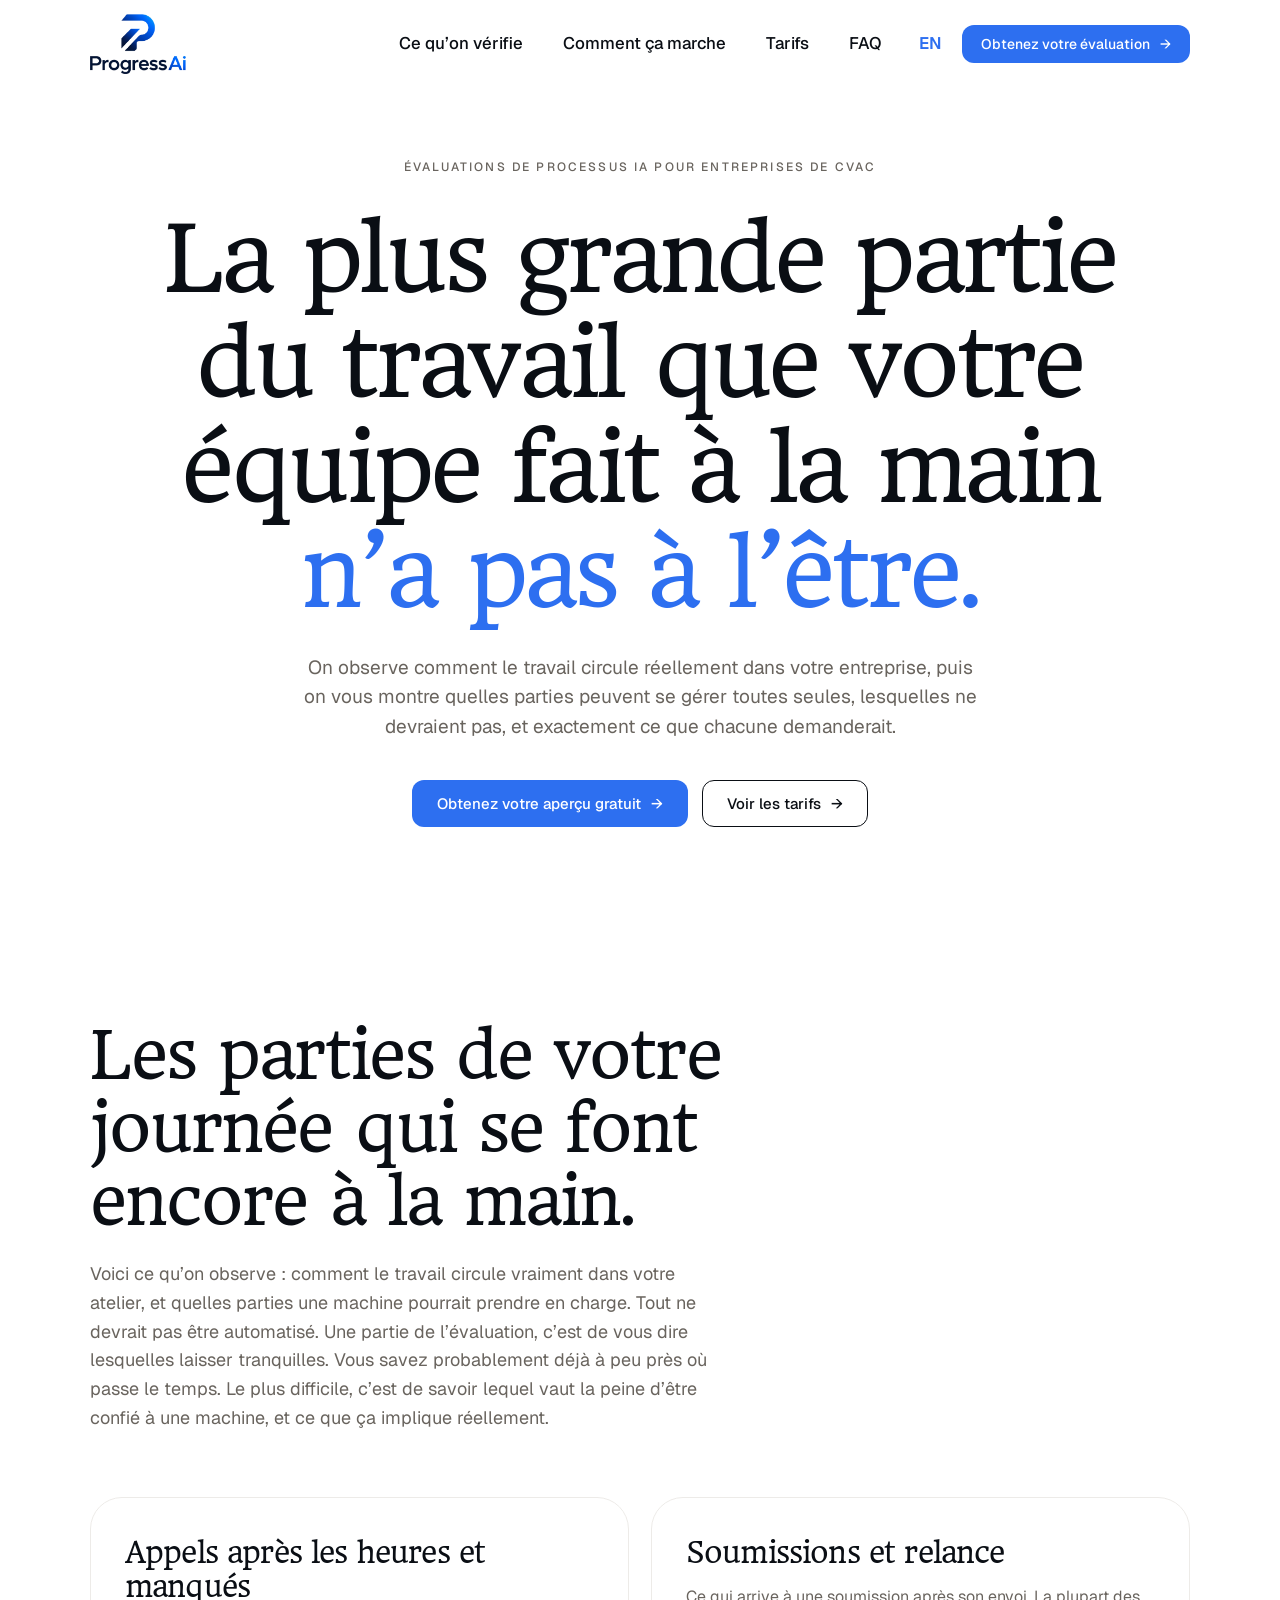
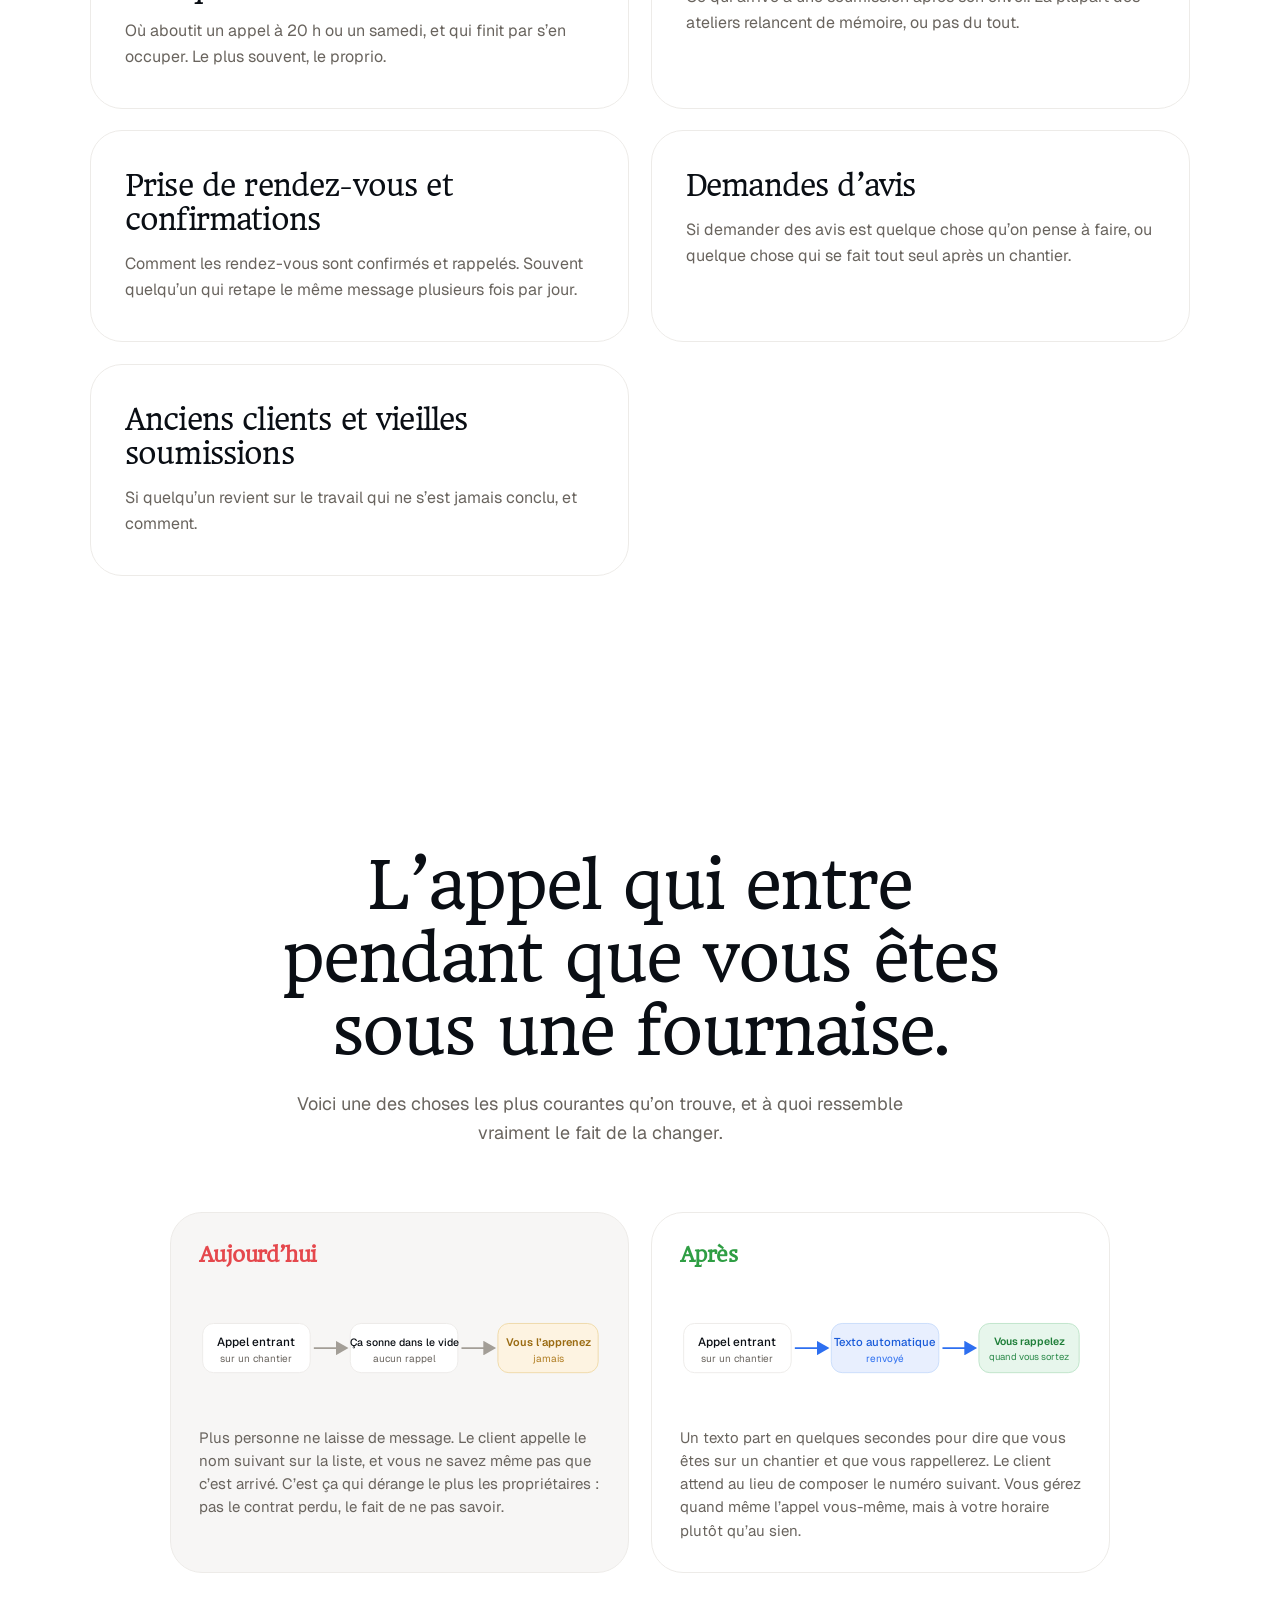
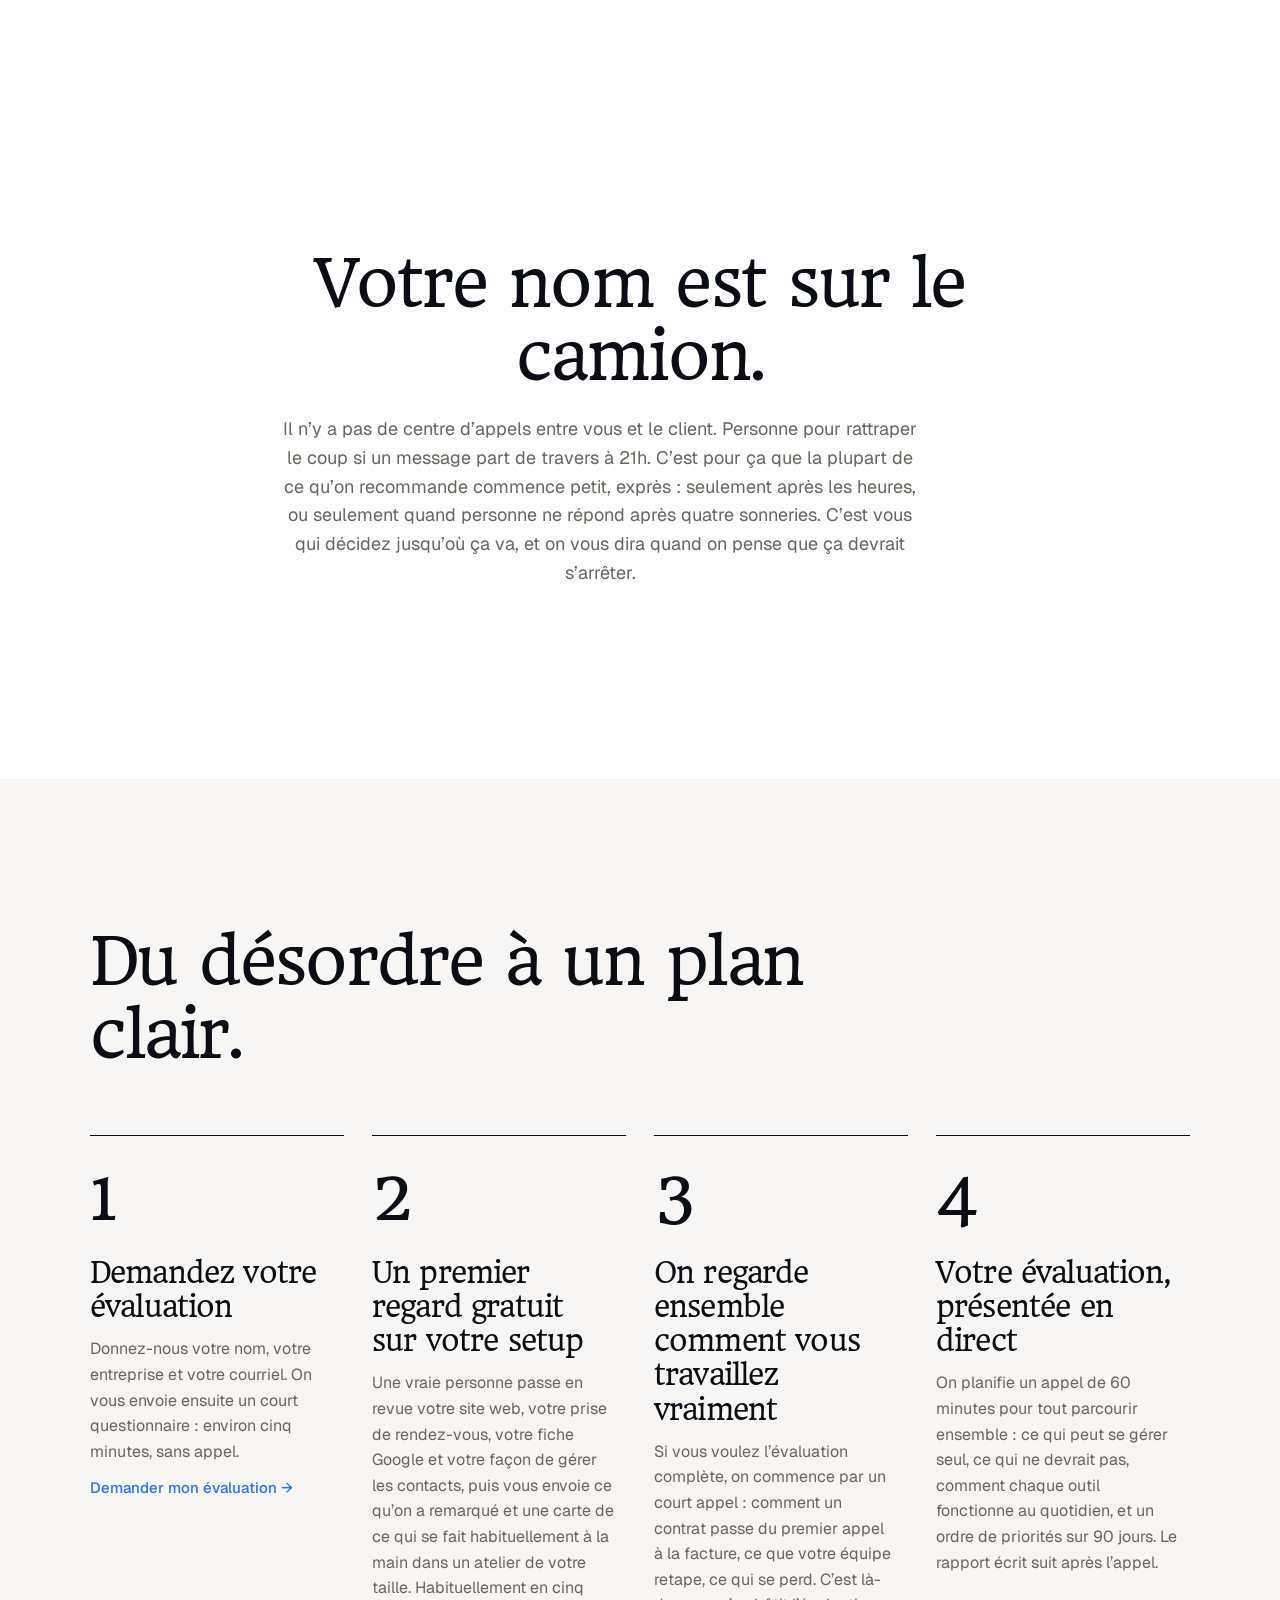
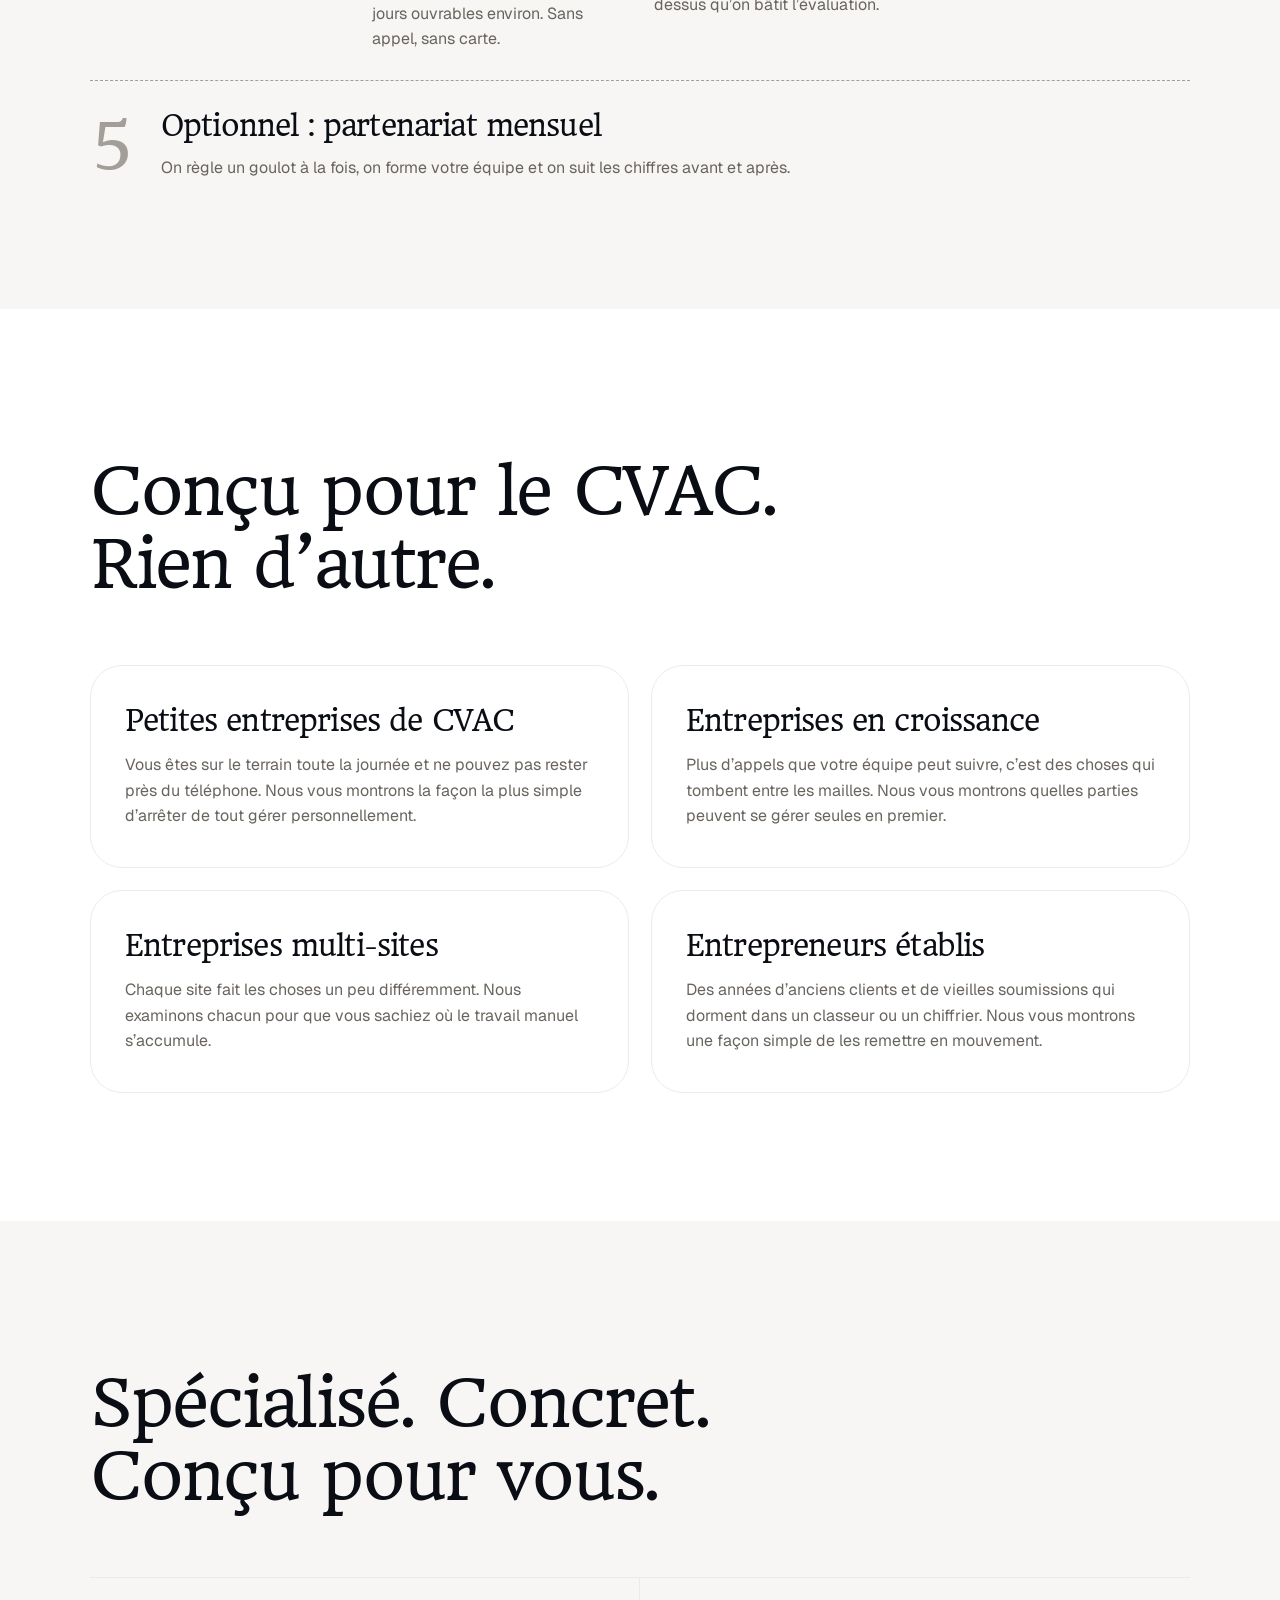
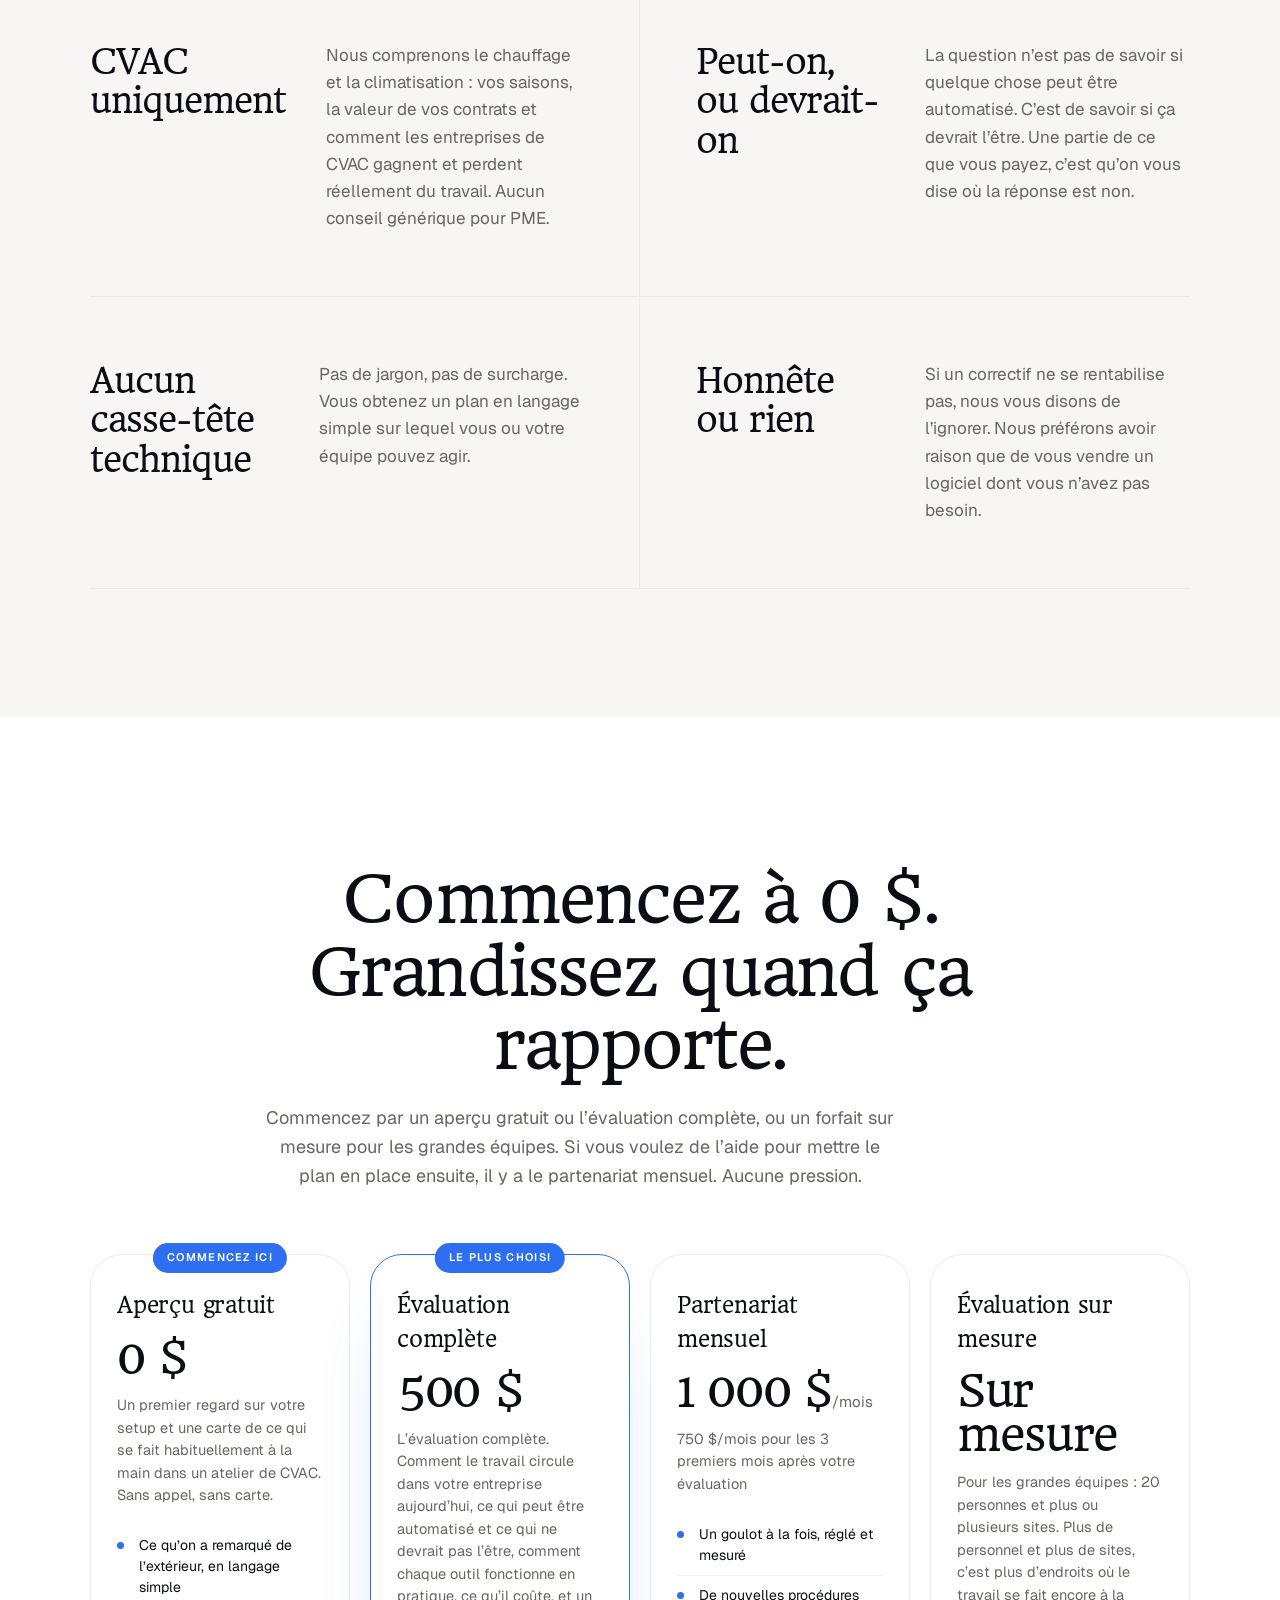
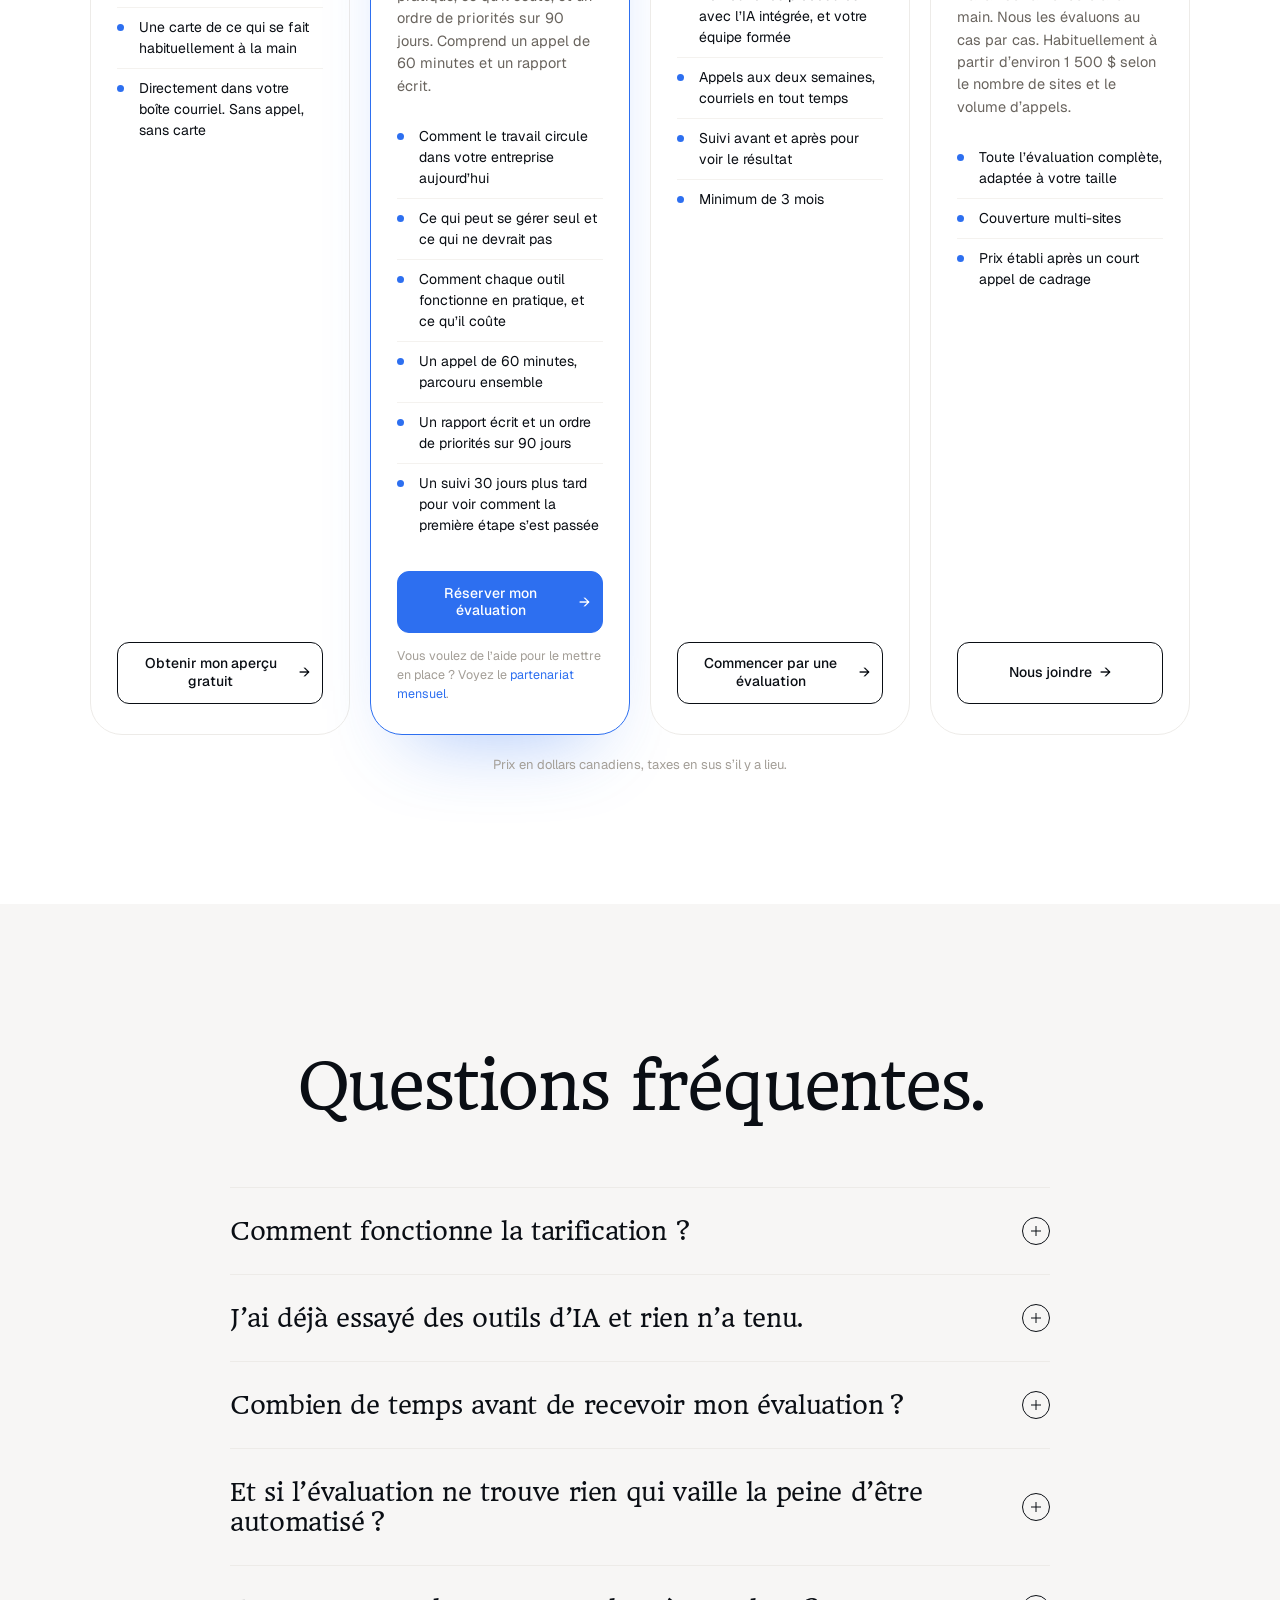
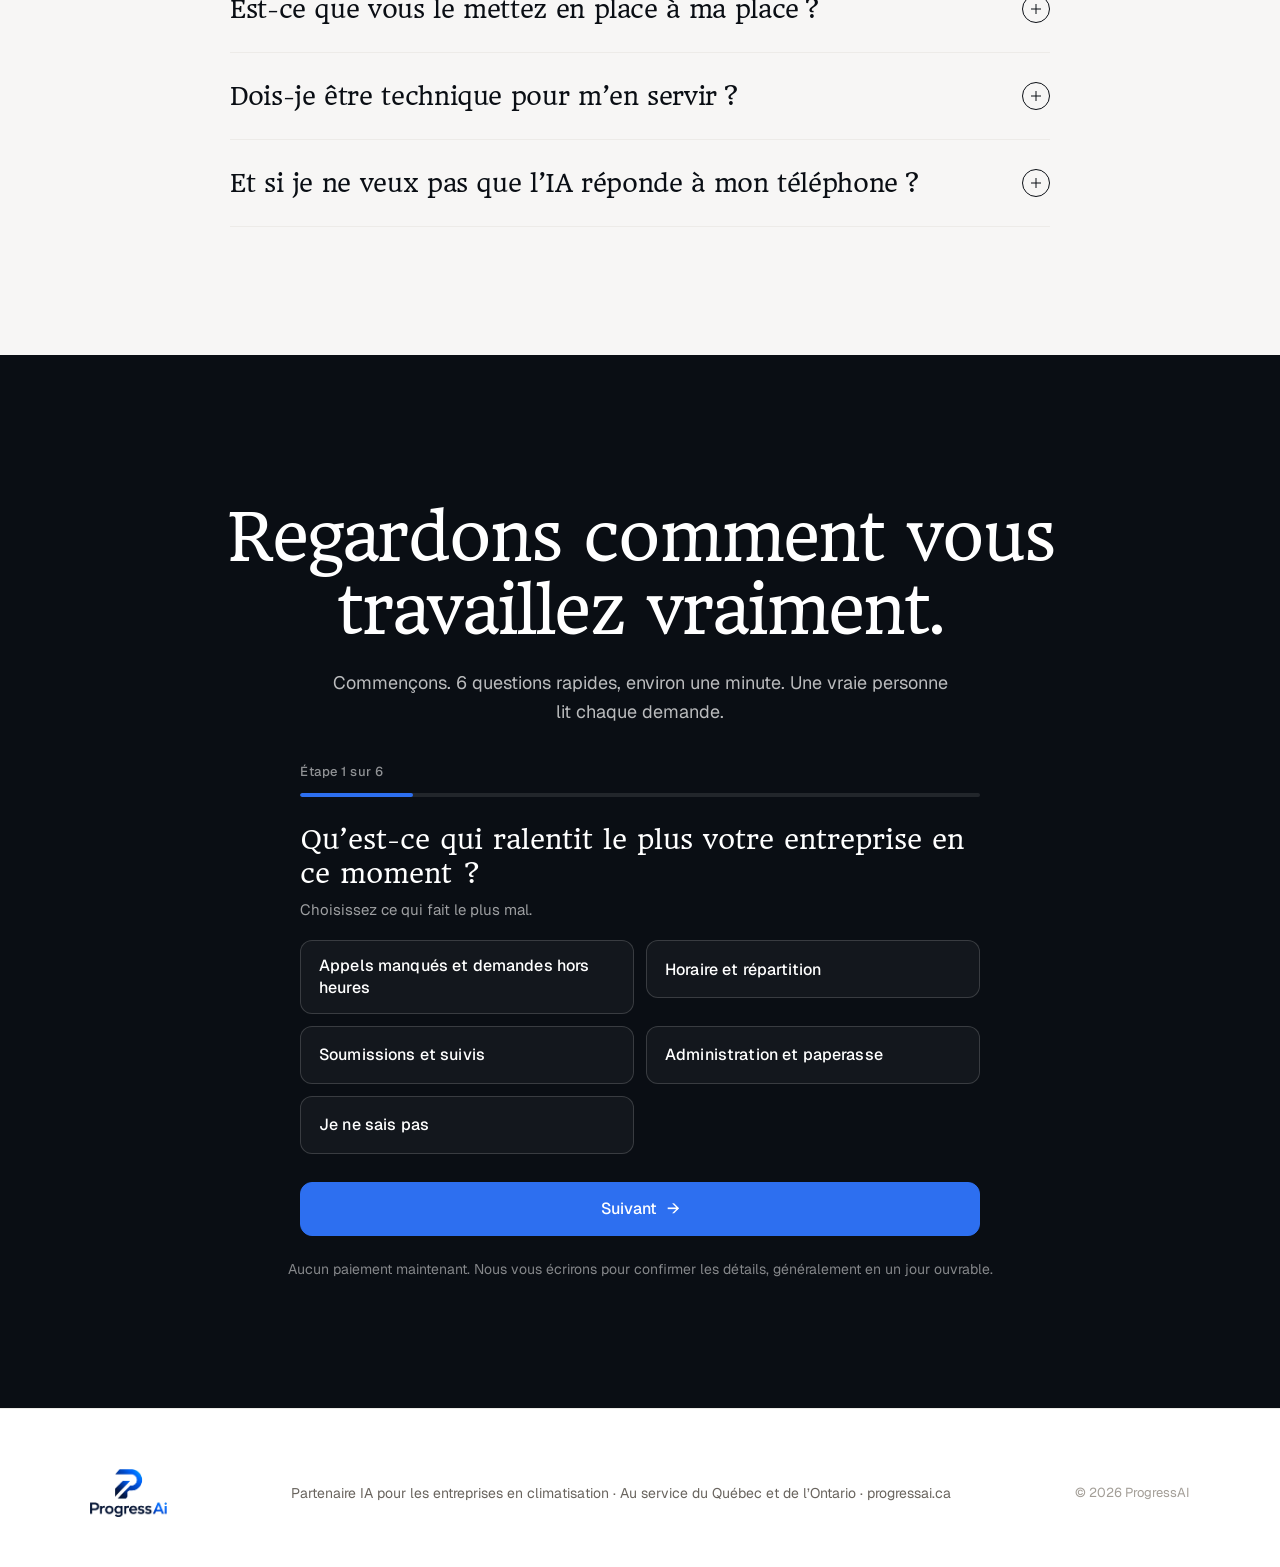
<file: fr/index.html>
<!DOCTYPE html>
<html lang="fr">
<head>
<meta charset="UTF-8" />
<meta name="viewport" content="width=device-width, initial-scale=1.0" />
<title>ProgressAI : évaluations de processus IA pour entreprises de CVAC</title>
<meta name="description" content="Nous regardons comment le travail circule dans votre entreprise de CVAC, puis on vous montre ce qui peut se gérer seul, ce qui ne devrait pas, et ce que chaque changement demanderait vraiment. À partir de 0 $." />
<link rel="canonical" href="https://progressai.ca/fr/" />
<link rel="alternate" hreflang="en" href="https://progressai.ca/" />
<link rel="alternate" hreflang="fr" href="https://progressai.ca/fr/" />
<link rel="alternate" hreflang="x-default" href="https://progressai.ca/" />

<meta property="og:type" content="website" />
<meta property="og:url" content="https://progressai.ca/fr/" />
<meta property="og:title" content="ProgressAI : évaluations de processus IA pour entreprises de CVAC" />
<meta property="og:description" content="Nous regardons comment le travail circule dans votre entreprise de CVAC, puis on vous montre ce qui peut se gérer seul, ce qui ne devrait pas, et ce que chaque changement demanderait vraiment. À partir de 0 $." />
<meta name="twitter:card" content="summary_large_image" />
<meta name="twitter:title" content="ProgressAI : évaluations de processus IA pour entreprises de CVAC" />
<meta name="twitter:description" content="Nous regardons comment le travail circule dans votre entreprise de CVAC, puis on vous montre ce qui peut se gérer seul, ce qui ne devrait pas, et ce que chaque changement demanderait vraiment. À partir de 0 $." />

<link rel="preconnect" href="https://fonts.googleapis.com" />
<link rel="preconnect" href="https://fonts.gstatic.com" crossorigin />
<link href="https://fonts.googleapis.com/css2?family=Geist:wght@300;400;500;600&family=Headland+One&display=swap" rel="stylesheet" />

<link rel="stylesheet" href="/styles.css" />
</head>
<body>

<nav class="nav" id="nav">
  <div class="container nav-inner">
    <a href="/fr/" class="logo" aria-label="Accueil ProgressAI">
      <span class="logo-mark"><img src="/progressai_logo_hd.png" alt="ProgressAI" /></span>
    </a>
    <ul class="nav-links">
      <li><a href="#services">Ce qu’on vérifie</a></li>
      <li><a href="#process">Comment ça marche</a></li>
      <li><a href="#pricing">Tarifs</a></li>
      <li><a href="#faq">FAQ</a></li>
    </ul>
    <div class="nav-cta-wrap">
      <div class="lang-switch">
        <a href="/" id="langToggle" hreflang="en" aria-label="Switch to English">EN</a>
      </div>
      <a href="#book" class="btn btn-primary btn-small">Obtenez votre évaluation <span class="arr">→</span></a>
      <button class="menu-btn" id="menuBtn" aria-label="Ouvrir le menu"><span></span></button>
    </div>
  </div>
</nav>

<div class="mobile-drawer" id="drawer">
  <ul>
    <li><a href="#services">Ce qu’on vérifie</a></li>
    <li><a href="#process">Comment ça marche</a></li>
    <li><a href="#pricing">Tarifs</a></li>
    <li><a href="#faq">FAQ</a></li>
    <li><a href="#book" class="btn btn-primary">Obtenez votre évaluation <span class="arr">→</span></a></li>
  </ul>
</div>

<header class="hero">
  <div class="container hero-split">
    <div class="hero-copy">
      <span class="eyebrow reveal">Évaluations de processus IA pour entreprises de CVAC</span>
      <h1 class="reveal" style="--delay:.08s">
        La plus grande partie du travail que votre équipe fait à la main <span class="accent">n’a pas à l’être.</span>
      </h1>
      <p class="lede reveal" style="--delay:.16s">
        On observe comment le travail circule réellement dans votre entreprise, puis on vous montre quelles parties peuvent se gérer toutes seules, lesquelles ne devraient pas, et exactement ce que chacune demanderait.
      </p>
      <div class="hero-ctas reveal" style="--delay:.22s">
        <a href="#book" data-pick="free" class="btn btn-primary">Obtenez votre aperçu gratuit <span class="arr">→</span></a>
        <a href="#pricing" class="btn btn-outline">Voir les tarifs <span class="arr">→</span></a>
      </div>
      <div class="hero-trust reveal" style="--delay:.3s">Garantie de remboursement · Conçu pour le CVAC</div>
    </div>
    <div class="hero-visual reveal" style="--delay:.2s" aria-hidden="true">
      <div class="sample-page">
        <div class="sample-bar">
          <span class="sb-title">Exemple CVAC inc. · Évaluation</span>
          <span class="sb-tag">Aperçu</span>
        </div>
        <div class="sample-body">
          <div class="sample-kicker">Ce qui se fait à la main aujourd’hui</div>
          <div class="sample-row"><span class="dot dot-bad"></span><span class="r-label">Appels après les heures</span><span class="r-val">Cellulaire du proprio</span></div>
          <div class="sample-row"><span class="dot dot-bad"></span><span class="r-label">Relance des soumissions</span><span class="r-val">De mémoire</span></div>
          <div class="sample-row"><span class="dot dot-warn"></span><span class="r-label">Rappels de rendez-vous</span><span class="r-val">Retapés chaque jour</span></div>
          <div class="sample-row"><span class="dot dot-ok"></span><span class="r-label">Demandes d’avis</span><span class="r-val">Certains chantiers</span></div>
          <div class="sample-note">Chaque élément marqué peut se gérer seul, devrait rester humain, ou est correct tel quel.</div>
        </div>
      </div>
    </div>
  </div>

</header>

<section id="services">
  <div class="container">
    <div class="section-head">
      <h2 class="reveal" style="--delay:.08s">Les parties de votre journée qui se font encore à la main.</h2>
      <p class="reveal" style="--delay:.16s">Voici ce qu’on observe : comment le travail circule vraiment dans votre atelier, et quelles parties une machine pourrait prendre en charge. Tout ne devrait pas être automatisé. Une partie de l’évaluation, c’est de vous dire lesquelles laisser tranquilles. Vous savez probablement déjà à peu près où passe le temps. Le plus difficile, c’est de savoir lequel vaut la peine d’être confié à une machine, et ce que ça implique réellement.</p>
    </div>
    <div class="grid-4">
      <div class="card reveal">
        <h3>Appels après les heures et manqués</h3>
        <p>Où aboutit un appel à 20 h ou un samedi, et qui finit par s’en occuper. Le plus souvent, le proprio.</p>
      </div>
      <div class="card reveal" style="--delay:.08s">
        <h3>Soumissions et relance</h3>
        <p>Ce qui arrive à une soumission après son envoi. La plupart des ateliers relancent de mémoire, ou pas du tout.</p>
      </div>
      <div class="card reveal" style="--delay:.16s">
        <h3>Prise de rendez-vous et confirmations</h3>
        <p>Comment les rendez-vous sont confirmés et rappelés. Souvent quelqu’un qui retape le même message plusieurs fois par jour.</p>
      </div>
      <div class="card reveal" style="--delay:.24s">
        <h3>Demandes d’avis</h3>
        <p>Si demander des avis est quelque chose qu’on pense à faire, ou quelque chose qui se fait tout seul après un chantier.</p>
      </div>
      <div class="card reveal" style="--delay:.32s">
        <h3>Anciens clients et vieilles soumissions</h3>
        <p>Si quelqu’un revient sur le travail qui ne s’est jamais conclu, et comment.</p>
      </div>
    </div>
  </div>
</section>

<section id="missed-call">
  <div class="container">
    <div class="section-head" style="text-align:center; max-width:720px; margin-left:auto; margin-right:auto;">
      <h2 class="reveal" style="--delay:.08s">L’appel qui entre pendant que vous êtes sous une fournaise.</h2>
      <p class="reveal" style="--delay:.16s">Voici une des choses les plus courantes qu’on trouve, et à quoi ressemble vraiment le fait de la changer.</p>
    </div>
    <div class="ba-grid reveal" style="--delay:.2s">
      <div class="ba-card bad">
        <h3><span class="ba-tagbad">Aujourd’hui</span></h3>
        <svg viewBox="0 0 440 132" role="img" aria-label="Un appel entre pendant que vous êtes sur un chantier, sonne dans le vide sans rappel, et vous ne l’apprenez jamais">
          <defs><marker id="arrBad" markerWidth="8" markerHeight="8" refX="6" refY="4" orient="auto"><path d="M0 0 L7 4 L0 8 z" fill="#A39E97"/></marker></defs>
          <rect x="4" y="40" width="118" height="54" rx="12" fill="#fff" stroke="#EDEBE8"/>
          <text x="63" y="65" text-anchor="middle" font-family="Geist,sans-serif" font-size="13" font-weight="500" fill="#0A0E14">Appel entrant</text>
          <text x="63" y="82" text-anchor="middle" font-family="Geist,sans-serif" font-size="11" fill="#69645E">sur un chantier</text>
          <path d="M126 67 h36" stroke="#A39E97" stroke-width="2" fill="none" marker-end="url(#arrBad)"/>
          <rect x="166" y="40" width="118" height="54" rx="12" fill="#fff" stroke="#EDEBE8"/>
          <text x="225" y="65" text-anchor="middle" font-family="Geist,sans-serif" font-size="11.5" font-weight="500" fill="#0A0E14">Ça sonne dans le vide</text>
          <text x="225" y="82" text-anchor="middle" font-family="Geist,sans-serif" font-size="11" fill="#69645E">aucun rappel</text>
          <path d="M288 67 h36" stroke="#A39E97" stroke-width="2" fill="none" marker-end="url(#arrBad)"/>
          <rect x="328" y="40" width="110" height="54" rx="12" fill="#FDF3E1" stroke="#EFD9A6"/>
          <text x="383" y="65" text-anchor="middle" font-family="Geist,sans-serif" font-size="12" font-weight="600" fill="#9A6B12">Vous l’apprenez</text>
          <text x="383" y="82" text-anchor="middle" font-family="Geist,sans-serif" font-size="11" fill="#B07D22">jamais</text>
        </svg>
        <p class="ba-caption">Plus personne ne laisse de message. Le client appelle le nom suivant sur la liste, et vous ne savez même pas que c’est arrivé. C’est ça qui dérange le plus les propriétaires : pas le contrat perdu, le fait de ne pas savoir.</p>
      </div>
      <div class="ba-card">
        <h3><span class="ba-taggood">Après</span></h3>
        <svg viewBox="0 0 440 132" role="img" aria-label="Un appel entre pendant que vous êtes sur un chantier, un texto automatique est renvoyé, et vous rappelez quand vous sortez">
          <defs><marker id="arrGood" markerWidth="8" markerHeight="8" refX="6" refY="4" orient="auto"><path d="M0 0 L7 4 L0 8 z" fill="#2D6FF0"/></marker></defs>
          <rect x="4" y="40" width="118" height="54" rx="12" fill="#fff" stroke="#EDEBE8"/>
          <text x="63" y="65" text-anchor="middle" font-family="Geist,sans-serif" font-size="13" font-weight="500" fill="#0A0E14">Appel entrant</text>
          <text x="63" y="82" text-anchor="middle" font-family="Geist,sans-serif" font-size="11" fill="#69645E">sur un chantier</text>
          <path d="M126 67 h36" stroke="#2D6FF0" stroke-width="2" fill="none" marker-end="url(#arrGood)"/>
          <rect x="166" y="40" width="118" height="54" rx="12" fill="#E8EFFE" stroke="#C9DCFB"/>
          <text x="225" y="65" text-anchor="middle" font-family="Geist,sans-serif" font-size="12.5" font-weight="500" fill="#1A5BD9">Texto automatique</text>
          <text x="225" y="82" text-anchor="middle" font-family="Geist,sans-serif" font-size="11" fill="#2D6FF0">renvoyé</text>
          <path d="M288 67 h36" stroke="#2D6FF0" stroke-width="2" fill="none" marker-end="url(#arrGood)"/>
          <rect x="328" y="40" width="110" height="54" rx="12" fill="#E7F6EC" stroke="#BEE4C9"/>
          <text x="383" y="64" text-anchor="middle" font-family="Geist,sans-serif" font-size="11.5" font-weight="600" fill="#1E7E38">Vous rappelez</text>
          <text x="383" y="80" text-anchor="middle" font-family="Geist,sans-serif" font-size="10.5" fill="#2E8B4C">quand vous sortez</text>
        </svg>
        <p class="ba-caption">Un texto part en quelques secondes pour dire que vous êtes sur un chantier et que vous rappellerez. Le client attend au lieu de composer le numéro suivant. Vous gérez quand même l’appel vous-même, mais à votre horaire plutôt qu’au sien.</p>
      </div>
    </div>
  </div>
</section>

<section id="different">
  <div class="container">
    <div class="section-head" style="text-align:center; max-width:720px; margin-left:auto; margin-right:auto;">
      <h2 class="reveal" style="--delay:.08s">Votre nom est sur le camion.</h2>
      <p class="reveal" style="--delay:.16s">Il n’y a pas de centre d’appels entre vous et le client. Personne pour rattraper le coup si un message part de travers à 21h. C’est pour ça que la plupart de ce qu’on recommande commence petit, exprès : seulement après les heures, ou seulement quand personne ne répond après quatre sonneries. C’est vous qui décidez jusqu’où ça va, et on vous dira quand on pense que ça devrait s’arrêter.</p>
    </div>
  </div>
</section>

<section id="process" style="background:#F7F6F5;">
  <div class="container">
    <div class="section-head">
      <h2 class="reveal" style="--delay:.08s">Du désordre à un plan clair.</h2>
    </div>
    <div class="process-grid process-4">
      <div class="step reveal">
        <span class="step-num">1</span>
        <h3>Demandez votre évaluation</h3>
        <p>Donnez-nous votre nom, votre entreprise et votre courriel. On vous envoie ensuite un court questionnaire : environ cinq minutes, sans appel.</p>
        <a href="#book" style="display:inline-block;margin-top:12px;color:var(--blue);font-weight:500;font-size:15px;">Demander mon évaluation <span class="arr">→</span></a>
      </div>
      <div class="step reveal" style="--delay:.1s">
        <span class="step-num">2</span>
        <h3>Un premier regard gratuit sur votre setup</h3>
        <p>Une vraie personne passe en revue votre site web, votre prise de rendez-vous, votre fiche Google et votre façon de gérer les contacts, puis vous envoie ce qu’on a remarqué et une carte de ce qui se fait habituellement à la main dans un atelier de votre taille. Habituellement en cinq jours ouvrables environ. Sans appel, sans carte.</p>
      </div>
      <div class="step reveal" style="--delay:.2s">
        <span class="step-num">3</span>
        <h3>On regarde ensemble comment vous travaillez vraiment</h3>
        <p>Si vous voulez l’évaluation complète, on commence par un court appel : comment un contrat passe du premier appel à la facture, ce que votre équipe retape, ce qui se perd. C’est là-dessus qu’on bâtit l’évaluation.</p>
      </div>
      <div class="step reveal" style="--delay:.3s">
        <span class="step-num">4</span>
        <h3>Votre évaluation, présentée en direct</h3>
        <p>On planifie un appel de 60 minutes pour tout parcourir ensemble : ce qui peut se gérer seul, ce qui ne devrait pas, comment chaque outil fonctionne au quotidien, et un ordre de priorités sur 90 jours. Le rapport écrit suit après l’appel.</p>
      </div>
      <div class="step step-optional reveal" style="--delay:.4s">
        <span class="step-num">5</span>
        <h3>Optionnel : partenariat mensuel</h3>
        <p>On règle un goulot à la fois, on forme votre équipe et on suit les chiffres avant et après.</p>
      </div>
    </div>
  </div>
</section>

<section id="who">
  <div class="container">
    <div class="section-head">
      <h2 class="reveal" style="--delay:.08s">Conçu pour le CVAC. Rien d’autre.</h2>
    </div>
    <div class="grid-4">
      <div class="card reveal">
        <h3>Petites entreprises de CVAC</h3>
        <p>Vous êtes sur le terrain toute la journée et ne pouvez pas rester près du téléphone. Nous vous montrons la façon la plus simple d’arrêter de tout gérer personnellement.</p>
      </div>
      <div class="card reveal" style="--delay:.08s">
        <h3>Entreprises en croissance</h3>
        <p>Plus d’appels que votre équipe peut suivre, c’est des choses qui tombent entre les mailles. Nous vous montrons quelles parties peuvent se gérer seules en premier.</p>
      </div>
      <div class="card reveal" style="--delay:.16s">
        <h3>Entreprises multi-sites</h3>
        <p>Chaque site fait les choses un peu différemment. Nous examinons chacun pour que vous sachiez où le travail manuel s’accumule.</p>
      </div>
      <div class="card reveal" style="--delay:.24s">
        <h3>Entrepreneurs établis</h3>
        <p>Des années d’anciens clients et de vieilles soumissions qui dorment dans un classeur ou un chiffrier. Nous vous montrons une façon simple de les remettre en mouvement.</p>
      </div>
    </div>
  </div>
</section>

<section id="why" style="background:#F7F6F5;">
  <div class="container">
    <div class="section-head">
      <h2 class="reveal" style="--delay:.08s">Spécialisé. Concret. Conçu pour vous.</h2>
    </div>
    <div class="why-grid">
      <div class="why-item reveal">
        <h3>CVAC uniquement</h3>
        <p>Nous comprenons le chauffage et la climatisation : vos saisons, la valeur de vos contrats et comment les entreprises de CVAC gagnent et perdent réellement du travail. Aucun conseil générique pour PME.</p>
      </div>
      <div class="why-item reveal" style="--delay:.08s">
        <h3>Peut-on, ou devrait-on</h3>
        <p>La question n’est pas de savoir si quelque chose peut être automatisé. C’est de savoir si ça devrait l’être. Une partie de ce que vous payez, c’est qu’on vous dise où la réponse est non.</p>
      </div>
      <div class="why-item reveal" style="--delay:.16s">
        <h3>Aucun casse-tête technique</h3>
        <p>Pas de jargon, pas de surcharge. Vous obtenez un plan en langage simple sur lequel vous ou votre équipe pouvez agir.</p>
      </div>
      <div class="why-item reveal" style="--delay:.24s">
        <h3>Honnête ou rien</h3>
        <p>Si un correctif ne se rentabilise pas, nous vous disons de l’ignorer. Nous préférons avoir raison que de vous vendre un logiciel dont vous n’avez pas besoin.</p>
      </div>
    </div>
  </div>
</section>

<section id="pricing">
  <div class="container">
    <div class="section-head" style="text-align:center; max-width:760px; margin-left:auto; margin-right:auto;">
      <h2 class="reveal" style="--delay:.08s">Commencez à 0 $. Grandissez quand ça rapporte.</h2>
      <p class="reveal" style="--delay:.16s">Commencez par un aperçu gratuit ou l’évaluation complète, ou un forfait sur mesure pour les grandes équipes. Si vous voulez de l’aide pour mettre le plan en place ensuite, il y a le partenariat mensuel. Aucune pression.</p>
    </div>
    <div class="tiers reveal" style="--delay:.16s">
      <div class="tier">
        <span class="tier-tag">Commencez ici</span>
        <div class="tier-name">Aperçu gratuit</div>
        <div class="tier-price">0 $</div>
        <p class="tier-desc">Un premier regard sur votre setup et une carte de ce qui se fait habituellement à la main dans un atelier de CVAC. Sans appel, sans carte.</p>
        <ul class="tier-list">
          <li>Ce qu’on a remarqué de l’extérieur, en langage simple</li>
          <li>Une carte de ce qui se fait habituellement à la main</li>
          <li>Directement dans votre boîte courriel. Sans appel, sans carte</li>
        </ul>
        <a href="#book" data-pick="free" class="btn btn-outline">Obtenir mon aperçu gratuit <span class="arr">→</span></a>
      </div>

      <div class="tier popular">
        <span class="tier-tag">Le plus choisi</span>
        <div class="tier-name">Évaluation complète</div>
        <div class="tier-price">500 $</div>
        <p class="tier-desc">L’évaluation complète. Comment le travail circule dans votre entreprise aujourd’hui, ce qui peut être automatisé et ce qui ne devrait pas l’être, comment chaque outil fonctionne en pratique, ce qu’il coûte, et un ordre de priorités sur 90 jours. Comprend un appel de 60 minutes et un rapport écrit.</p>
        <ul class="tier-list">
          <li>Comment le travail circule dans votre entreprise aujourd’hui</li>
          <li>Ce qui peut se gérer seul et ce qui ne devrait pas</li>
          <li>Comment chaque outil fonctionne en pratique, et ce qu’il coûte</li>
          <li>Un appel de 60 minutes, parcouru ensemble</li>
          <li>Un rapport écrit et un ordre de priorités sur 90 jours</li>
          <li>Un suivi 30 jours plus tard pour voir comment la première étape s’est passée</li>
        </ul>
        <a href="#book" data-pick="full" class="btn btn-outline">Réserver mon évaluation <span class="arr">→</span></a>
        <p style="margin-top:14px; font-size:12.5px; color:var(--ink-faint); line-height:1.5;">Vous voulez de l’aide pour le mettre en place ? Voyez le <a href="#partnership" style="color:var(--blue);">partenariat mensuel</a>.</p>
      </div>

      <div class="tier" id="partnership">
        <div class="tier-name">Partenariat mensuel</div>
        <div class="tier-price">1 000 $<span class="per">/mois</span></div>
        <p class="tier-desc">750 $/mois pour les 3 premiers mois après votre évaluation</p>
        <ul class="tier-list">
          <li>Un goulot à la fois, réglé et mesuré</li>
          <li>De nouvelles procédures avec l’IA intégrée, et votre équipe formée</li>
          <li>Appels aux deux semaines, courriels en tout temps</li>
          <li>Suivi avant et après pour voir le résultat</li>
          <li>Minimum de 3 mois</li>
        </ul>
        <a href="#book" data-pick="full" class="btn btn-outline">Commencer par une évaluation <span class="arr">→</span></a>
      </div>

      <div class="tier">
        <div class="tier-name">Évaluation sur mesure</div>
        <div class="tier-price">Sur mesure</div>
        <p class="tier-desc">Pour les grandes équipes : 20 personnes et plus ou plusieurs sites. Plus de personnel et plus de sites, c’est plus d’endroits où le travail se fait encore à la main. Nous les évaluons au cas par cas. Habituellement à partir d’environ 1 500 $ selon le nombre de sites et le volume d’appels.</p>
        <ul class="tier-list">
          <li>Toute l’évaluation complète, adaptée à votre taille</li>
          <li>Couverture multi-sites</li>
          <li>Prix établi après un court appel de cadrage</li>
        </ul>
        <a href="#book" data-pick="custom" class="btn btn-outline">Nous joindre <span class="arr">→</span></a>
      </div>
    </div>
    <p class="price-fine reveal" style="--delay:.26s">Prix en dollars canadiens, taxes en sus s’il y a lieu.</p>
  </div>
</section>

<section id="faq" style="background:#F7F6F5;">
  <div class="container">
    <div class="section-head" style="text-align:center; max-width:760px; margin-left:auto; margin-right:auto;">
      <h2 class="reveal" style="--delay:.08s">Questions fréquentes.</h2>
    </div>
    <div class="faq-list">
      <div class="faq reveal">
        <button class="faq-q" aria-expanded="false">
          <span>Comment fonctionne la tarification ?</span>
          <span class="faq-icon" aria-hidden="true"></span>
        </button>
        <div class="faq-a"><div class="faq-a-inner">Quatre options. L’aperçu gratuit vous montre ce qu’on repère de l’extérieur, plus une carte de ce qui se fait habituellement à la main dans un atelier de votre taille. L’évaluation à 500 $, c’est l’image complète : comment le travail circule dans votre entreprise, où se trouve le principal goulot, et un appel pour tout passer en revue. Les grandes équipes obtiennent un forfait sur mesure. Après l’évaluation, le partenariat mensuel optionnel coûte 1 000 $/mois (750 $/mois pour les 3 premiers mois) pour régler un goulot à la fois et mesurer le résultat. Nous demandons un prix juste pour un vrai travail, et nous restons honnêtes.</div></div>
      </div>
      <div class="faq reveal" style="--delay:.05s">
        <button class="faq-q" aria-expanded="false">
          <span>J’ai déjà essayé des outils d’IA et rien n’a tenu.</span>
          <span class="faq-icon" aria-hidden="true"></span>
        </button>
        <div class="faq-a"><div class="faq-a-inner">C’est l’histoire habituelle. La plupart des propriétaires ont un compte quelque part qu’ils ont arrêté d’ouvrir. Le problème, ce ne sont pas les outils, c’est que personne ne les a configurés autour de la façon dont votre entreprise fonctionne vraiment. C’est tout le but de l’évaluation : quoi activer, dans quel ordre, et quoi laisser tranquille.</div></div>
      </div>
      <div class="faq reveal" style="--delay:.08s">
        <button class="faq-q" aria-expanded="false">
          <span>Combien de temps avant de recevoir mon évaluation&#8239;?</span>
          <span class="faq-icon" aria-hidden="true"></span>
        </button>
        <div class="faq-a"><div class="faq-a-inner">Ça dépend de celle que vous choisissez. L’aperçu gratuit prend habituellement environ cinq jours ouvrables. L’évaluation complète et l’évaluation sur mesure varient selon l’ampleur du travail. Ce sont des délais typiques, pas des échéances garanties. Si le délai compte pour vous, demandez-nous et nous vous donnerons une fenêtre réaliste.</div></div>
      </div>
      <div class="faq reveal" style="--delay:.1s">
        <button class="faq-q" aria-expanded="false">
          <span>Et si l’évaluation ne trouve rien qui vaille la peine d’être automatisé ?</span>
          <span class="faq-icon" aria-hidden="true"></span>
        </button>
        <div class="faq-a"><div class="faq-a-inner">Alors vous ne payez rien. Si l’évaluation ne vous montre pas au moins un processus qui vaut la peine d’être automatisé, nous vous remboursons. Sans formulaire, sans discussion. Cette garantie couvre l’évaluation à 500 $.</div></div>
      </div>
      <div class="faq reveal" style="--delay:.15s">
        <button class="faq-q" aria-expanded="false">
          <span>Est-ce que vous le mettez en place à ma place ?</span>
          <span class="faq-icon" aria-hidden="true"></span>
        </button>
        <div class="faq-a"><div class="faq-a-inner">L’évaluation, c’est un diagnostic et un plan. Si vous voulez de l’aide pour le mettre en place, c’est le partenariat mensuel : on rebâtit un goulot à la fois avec vous, on forme votre équipe et on mesure le résultat. Pas de logiciel sur mesure, et tout vous appartient.</div></div>
      </div>
      <div class="faq reveal" style="--delay:.2s">
        <button class="faq-q" aria-expanded="false">
          <span>Dois-je être technique pour m’en servir ?</span>
          <span class="faq-icon" aria-hidden="true"></span>
        </button>
        <div class="faq-a"><div class="faq-a-inner">Non. Le rapport est écrit en langage simple pour un propriétaire d’entreprise, pas pour un service informatique. Chaque recommandation explique ce que c’est, comment ça fonctionnerait au quotidien, et si ça vaut la peine d’être fait.</div></div>
      </div>
      <div class="faq reveal" style="--delay:.25s">
        <button class="faq-q" aria-expanded="false">
          <span>Et si je ne veux pas que l’IA réponde à mon téléphone&#8239;?</span>
          <span class="faq-icon" aria-hidden="true"></span>
        </button>
        <div class="faq-a"><div class="faq-a-inner">Alors elle ne devrait pas. Une bonne partie de ce qu’on recommande commence petit, exprès : seulement après les heures, ou seulement quand personne ne répond après quatre sonneries, tout le reste de la journée restant humain. C’est vous qui décidez jusqu’où ça va, et on vous dira quand on pense que ça devrait s’arrêter.</div></div>
      </div>
    </div>
  </div>
</section>

<section class="final" id="book">
  <div class="container">
    <h2 class="reveal" style="--delay:.08s; margin-top:18px;">Regardons comment vous travaillez vraiment.</h2>
    <p class="reveal" style="--delay:.16s">Commençons. 6 questions rapides, environ une minute. Une vraie personne lit chaque demande.</p>
    <form class="contact-form step-form reveal" method="POST" action="https://formsubmit.co/samuel@progressai.ca" style="--delay:.22s" data-step-label="Étape {n} sur {total}">
      <input type="hidden" name="_subject" value="Nouvelle demande d’évaluation du site ProgressAI" />
      <input type="hidden" name="_template" value="table" />
      <input type="hidden" name="_captcha" value="false" />
      <input type="hidden" name="_next" value="https://progressai.ca/fr/merci-apercu" />
      <input type="text" name="_honey" style="display:none" tabindex="-1" autocomplete="off" aria-hidden="true" />
      <div class="step-progress" hidden><div class="step-count" aria-live="polite"></div><div class="step-bar"><span></span></div></div>
      <fieldset class="step" data-step="1">
        <legend class="step-q" tabindex="-1">Qu’est-ce qui ralentit le plus votre entreprise en ce moment ?</legend>
        <p class="step-hint">Choisissez ce qui fait le plus mal.</p>
        <div class="opt-grid">
          <label class="opt-card"><input type="radio" name="biggest_challenge" value="Appels manqués et demandes hors heures" required /><span>Appels manqués et demandes hors heures</span></label>
          <label class="opt-card"><input type="radio" name="biggest_challenge" value="Horaire et répartition" /><span>Horaire et répartition</span></label>
          <label class="opt-card"><input type="radio" name="biggest_challenge" value="Soumissions et suivis" /><span>Soumissions et suivis</span></label>
          <label class="opt-card"><input type="radio" name="biggest_challenge" value="Administration et paperasse" /><span>Administration et paperasse</span></label>
          <label class="opt-card"><input type="radio" name="biggest_challenge" value="Je ne sais pas" /><span>Je ne sais pas</span></label>
        </div>
      </fieldset>
      <fieldset class="step" data-step="2">
        <legend class="step-q" tabindex="-1">Combien de techniciens ou de camions avez-vous ?</legend>
        <div class="opt-grid">
          <label class="opt-card"><input type="radio" name="team_size" value="1 à 3" required /><span>1 à 3</span></label>
          <label class="opt-card"><input type="radio" name="team_size" value="4 à 10" /><span>4 à 10</span></label>
          <label class="opt-card"><input type="radio" name="team_size" value="11 à 25" /><span>11 à 25</span></label>
          <label class="opt-card"><input type="radio" name="team_size" value="25 et plus" /><span>25 et plus</span></label>
          <label class="opt-card"><input type="radio" name="team_size" value="Je ne sais pas" /><span>Je ne sais pas</span></label>
        </div>
      </fieldset>
      <fieldset class="step" data-step="3">
        <legend class="step-q" tabindex="-1">Avec quoi gérez-vous l’entreprise aujourd’hui ?</legend>
        <div class="opt-grid">
          <label class="opt-card"><input type="radio" name="software" value="ServiceTitan" required /><span>ServiceTitan</span></label>
          <label class="opt-card"><input type="radio" name="software" value="Jobber" /><span>Jobber</span></label>
          <label class="opt-card"><input type="radio" name="software" value="Housecall Pro" /><span>Housecall Pro</span></label>
          <label class="opt-card"><input type="radio" name="software" value="Papier ou tableurs" /><span>Papier ou tableurs</span></label>
          <label class="opt-card"><input type="radio" name="software" value="Autre chose" /><span>Autre chose</span></label>
          <label class="opt-card"><input type="radio" name="software" value="Je ne sais pas" /><span>Je ne sais pas</span></label>
        </div>
      </fieldset>
      <fieldset class="step" data-step="4">
        <legend class="step-q" tabindex="-1">Quelle évaluation vous intéresse ?</legend>
        <p class="step-hint">Vous pourrez changer d’idée plus tard. Rien n’est facturé maintenant.</p>
        <div class="opt-grid">
          <label class="opt-card"><input type="radio" name="assessment" value="Aperçu gratuit (0 $)" data-pick="free" required /><span>Aperçu gratuit (0 $)</span></label>
          <label class="opt-card"><input type="radio" name="assessment" value="Évaluation complète (500 $)" data-pick="full" /><span>Évaluation complète (500 $)</span></label>
          <label class="opt-card"><input type="radio" name="assessment" value="Évaluation sur mesure (grandes équipes)" data-pick="custom" /><span>Évaluation sur mesure (grandes équipes)</span></label>
          <label class="opt-card"><input type="radio" name="assessment" value="Je ne sais pas encore" /><span>Je ne sais pas encore</span></label>
        </div>
      </fieldset>
      <fieldset class="step" data-step="5">
        <legend class="step-q" tabindex="-1">Où devons-nous vous écrire ?</legend>
        <div class="step-fields">
          <div class="field"><label for="cf-name">Nom</label><input id="cf-name" type="text" name="name" autocomplete="name" required /></div>
          <div class="field"><label for="cf-business">Nom de l’entreprise</label><input id="cf-business" type="text" name="business" autocomplete="organization" required /></div>
          <div class="field field-full"><label for="cf-email">Courriel</label><input id="cf-email" type="email" name="email" autocomplete="email" required /></div>
        </div>
      </fieldset>
      <fieldset class="step" data-step="6">
        <legend class="step-q" tabindex="-1">Autre chose à nous dire ? <span class="opt">(facultatif)</span></legend>
        <textarea id="cf-message" name="message" rows="4" aria-label="Autre chose à nous dire ?" placeholder="p. ex. une question sur l’évaluation, ou ce que vous avez déjà essayé"></textarea>
        <p class="micro step-consent">En envoyant ce formulaire, vous acceptez que ProgressAI vous écrive au sujet de votre demande d’évaluation. Nous ne vendons ni ne partageons vos renseignements, et vous pouvez demander leur suppression en tout temps.</p>
      </fieldset>
      <div class="step-nav">
        <button type="button" class="btn step-back" hidden>&larr; Retour</button>
        <button type="button" class="btn step-next" hidden>Suivant <span class="arr">→</span></button>
        <button type="submit" class="btn form-submit">Demander mon évaluation <span class="arr">→</span></button>
      </div>
    </form>
    <div class="micro reveal" style="--delay:.28s">Aucun paiement maintenant. Nous vous écrirons pour confirmer les détails, généralement en un jour ouvrable.</div>
  </div>
</section>

<footer>
  <div class="container footer-inner">
    <a href="/fr/" class="logo">
      <span class="logo-mark"><img src="/progressai_logo_hd.png" alt="ProgressAI" /></span>
    </a>
    <div class="footer-meta">Partenaire IA pour les entreprises en climatisation · Au service du Québec et de l’Ontario · progressai.ca</div>
    <div class="footer-copy">© 2026 ProgressAI</div>
  </div>
</footer>

<script src="/app.js"></script>
</body>
</html>
</file>
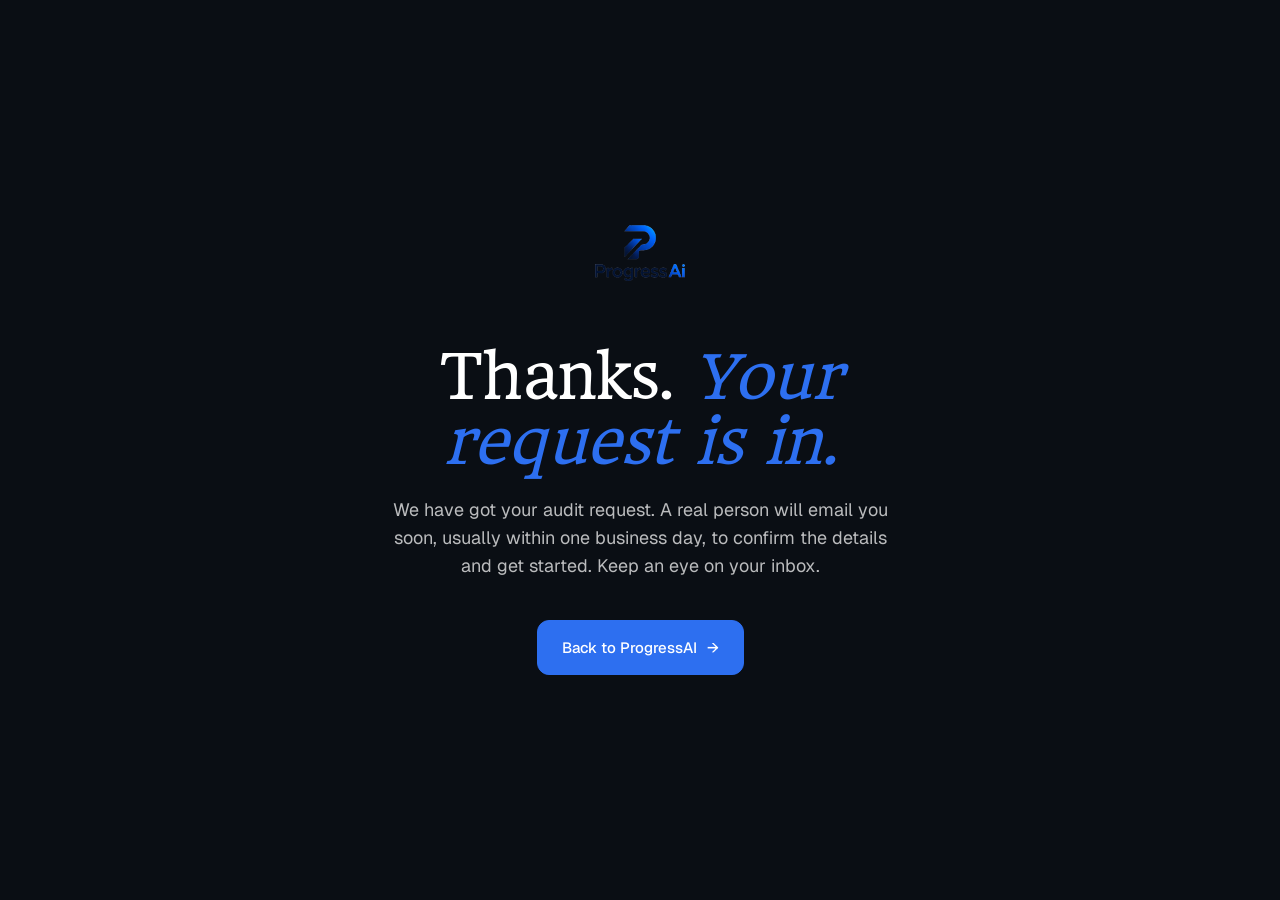
<file: thank-you.html>
<!doctype html>
<html lang="en">
<head>
<meta charset="utf-8" />
<meta name="viewport" content="width=device-width, initial-scale=1" />
<title>Thanks · ProgressAI</title>
<meta name="description" content="Your message has been received." />
<link rel="preconnect" href="https://fonts.googleapis.com" />
<link rel="preconnect" href="https://fonts.gstatic.com" crossorigin />
<link href="https://fonts.googleapis.com/css2?family=Headland+One&family=Geist:wght@400;500;600&display=swap" rel="stylesheet" />
<style>
  *, *::before, *::after { box-sizing: border-box; }
  html, body { margin: 0; padding: 0; }
  :root {
    --ink: #0A0E14;
    --blue: #2D6FF0;
    --blue-deep: #1A5BD9;
  }
  body {
    background: #0A0E14;
    color: #fff;
    font-family: 'Geist', system-ui, -apple-system, 'Segoe UI', sans-serif;
    font-size: 17px;
    line-height: 1.55;
    -webkit-font-smoothing: antialiased;
    min-height: 100vh;
    display: flex;
    align-items: center;
    justify-content: center;
    padding: 80px 24px;
  }
  .wrap {
    width: 100%;
    max-width: 640px;
    text-align: center;
    opacity: 0;
    transform: translateY(16px);
    animation: rise .9s cubic-bezier(.2,.7,.2,1) .1s forwards;
  }
  @keyframes rise {
    to { opacity: 1; transform: none; }
  }
  .logo-wrap {
    display: flex;
    justify-content: center;
    margin-bottom: 64px;
  }
  .logo-wrap img {
    display: block;
    height: auto;
    max-height: 56px;
    width: auto;
    object-fit: contain;
  }
  h1 {
    font-family: 'Headland One', Georgia, serif;
    font-weight: 400;
    font-size: clamp(36px, 5.6vw, 60px);
    line-height: 1.08;
    letter-spacing: -0.015em;
    color: #fff;
    margin: 0 0 22px;
  }
  h1 em {
    font-style: italic;
    color: var(--blue);
  }
  p {
    color: rgba(255,255,255,.72);
    font-size: 18px;
    max-width: 520px;
    margin: 0 auto 40px;
  }
  .btn {
    display: inline-flex;
    align-items: center;
    gap: 10px;
    font-family: inherit;
    font-size: 15px;
    font-weight: 500;
    padding: 15px 24px;
    border-radius: 12px;
    background: var(--blue);
    color: #fff;
    text-decoration: none;
    border: 1px solid var(--blue);
    transition: transform .25s ease, background-color .25s ease, border-color .25s ease, box-shadow .25s ease;
  }
  .btn .arr { transition: transform .3s cubic-bezier(.2,.7,.2,1); display: inline-block; }
  .btn:hover {
    background: var(--blue-deep);
    border-color: var(--blue-deep);
    box-shadow: 0 14px 32px -12px rgba(45,111,240,.6);
  }
  .btn:hover .arr { transform: translateX(4px); }
  @media (prefers-reduced-motion: reduce) {
    .wrap { opacity: 1; transform: none; animation: none; }
    .btn, .btn .arr { transition: none; }
  }
</style>
</head>
<body>
  <main class="wrap">
    <div class="logo-wrap">
      <img src="progressai_logo_hd.png" alt="ProgressAI" />
    </div>
    <h1>Thanks. <em>Your request is in.</em></h1>
    <p>We have got your audit request. A real person will email you soon, usually within one business day, to confirm the details and get started. Keep an eye on your inbox.</p>
    <a href="index.html" class="btn">Back to ProgressAI <span class="arr">→</span></a>
  </main>
</body>
</html>
</file>
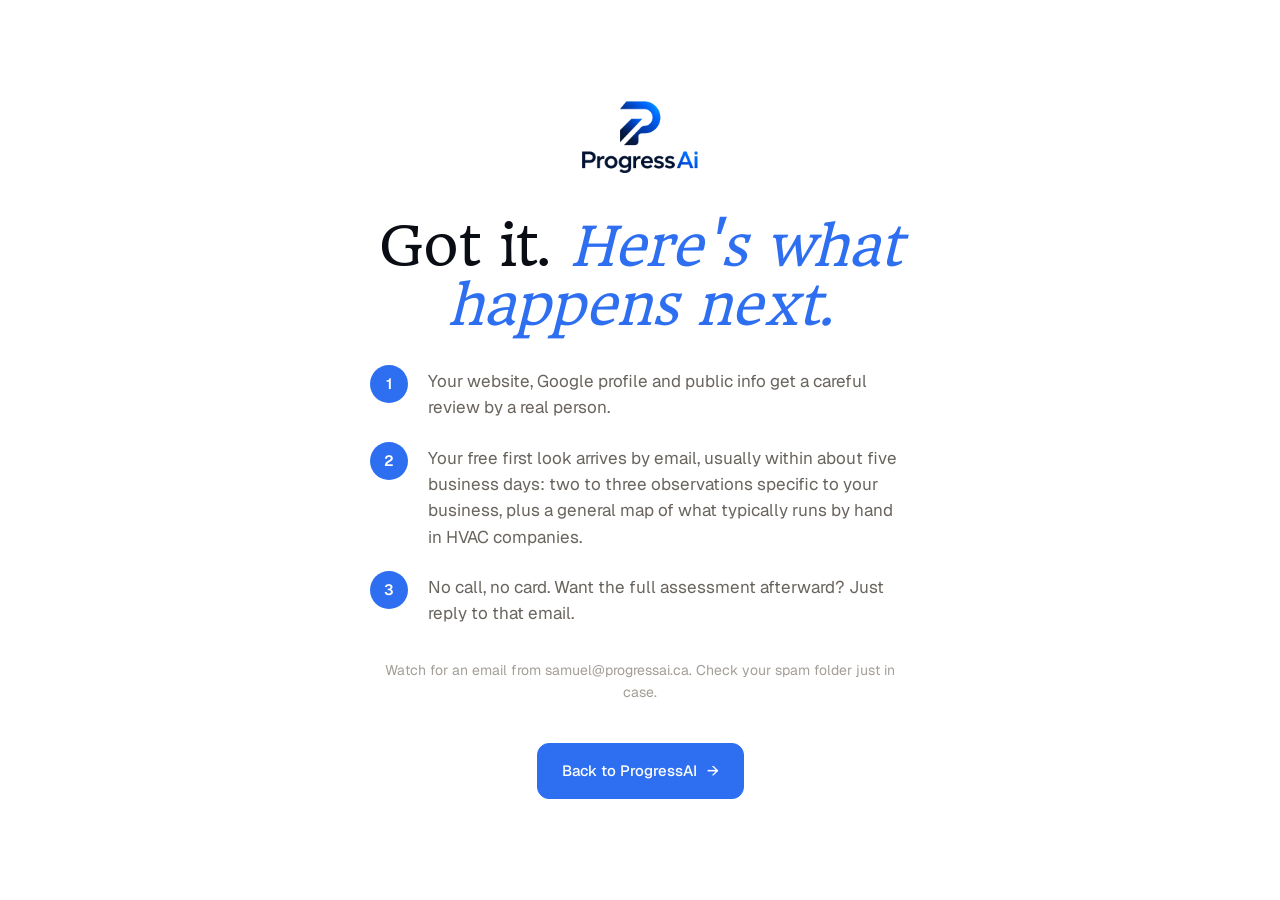
<file: thanks-free-look.html>
<!doctype html>
<html lang="en">
<head>
<meta charset="utf-8" />
<meta name="viewport" content="width=device-width, initial-scale=1" />
<title>Your free first look is on its way · ProgressAI</title>
<meta name="description" content="Your free first look request has been received. Here is what happens next." />
<meta name="robots" content="noindex" />
<link rel="preconnect" href="https://fonts.googleapis.com" />
<link rel="preconnect" href="https://fonts.gstatic.com" crossorigin />
<link href="https://fonts.googleapis.com/css2?family=Headland+One&family=Geist:wght@400;500;600&display=swap" rel="stylesheet" />
<style>
  *, *::before, *::after { box-sizing: border-box; }
  html, body { margin: 0; padding: 0; }
  :root { --ink:#0A0E14; --ink-soft:#69645E; --ink-faint:#A39E97; --line:#EDEBE8; --bg-soft:#F7F6F5; --blue:#2D6FF0; --blue-deep:#1A5BD9; }
  body {
    background: #fff; color: var(--ink);
    font-family: 'Geist', system-ui, -apple-system, 'Segoe UI', sans-serif;
    font-size: 17px; line-height: 1.55; -webkit-font-smoothing: antialiased;
    min-height: 100vh; display: flex; align-items: center; justify-content: center;
    padding: 72px 24px;
  }
  .wrap {
    width: 100%; max-width: 620px; text-align: center;
    opacity: 0; transform: translateY(16px);
    animation: rise .9s cubic-bezier(.2,.7,.2,1) .1s forwards;
  }
  @keyframes rise { to { opacity: 1; transform: none; } }
  .logo-wrap { display: flex; justify-content: center; margin-bottom: 44px; }
  .logo-wrap img { display: block; height: auto; max-height: 72px; width: auto; object-fit: contain; }
  h1 {
    font-family: 'Headland One', Georgia, serif; font-weight: 400;
    font-size: clamp(34px, 5.2vw, 54px); line-height: 1.08; letter-spacing: -0.015em;
    color: var(--ink); margin: 0 0 34px;
  }
  h1 em { font-style: italic; color: var(--blue); }
  ol.steps {
    list-style: none; counter-reset: s; padding: 0; margin: 0 auto 32px;
    max-width: 540px; text-align: left;
  }
  ol.steps li {
    counter-increment: s; position: relative; padding: 0 0 24px 58px;
    color: var(--ink-soft); font-size: 17px; line-height: 1.55;
  }
  ol.steps li:last-child { padding-bottom: 0; }
  ol.steps li::before {
    content: counter(s); position: absolute; left: 0; top: -3px;
    width: 38px; height: 38px; border-radius: 50%;
    background: var(--blue); color: #fff; font-weight: 600; font-size: 15px;
    display: flex; align-items: center; justify-content: center;
  }
  .note {
    font-size: 14px; color: var(--ink-faint); max-width: 520px;
    margin: 0 auto 40px; line-height: 1.6;
  }
  .btn {
    display: inline-flex; align-items: center; gap: 10px; font-family: inherit;
    font-size: 15px; font-weight: 500; padding: 15px 24px; border-radius: 12px;
    background: var(--blue); color: #fff; text-decoration: none; border: 1px solid var(--blue);
    transition: transform .25s ease, background-color .25s ease, border-color .25s ease, box-shadow .25s ease;
  }
  .btn .arr { transition: transform .3s cubic-bezier(.2,.7,.2,1); display: inline-block; }
  .btn:hover { background: var(--blue-deep); border-color: var(--blue-deep); box-shadow: 0 14px 32px -12px rgba(45,111,240,.45); }
  .btn:hover .arr { transform: translateX(4px); }
  @media (prefers-reduced-motion: reduce) { .wrap { opacity: 1; transform: none; animation: none; } .btn, .btn .arr { transition: none; } }
</style>
</head>
<body>
  <main class="wrap">
    <div class="logo-wrap"><img src="progressai_logo_hd.png" alt="ProgressAI" /></div>
    <h1>Got it. <em>Here's what happens next.</em></h1>
    <ol class="steps">
      <li>Your website, Google profile and public info get a careful review by a real person.</li>
      <li>Your free first look arrives by email, usually within about five business days: two to three observations specific to your business, plus a general map of what typically runs by hand in HVAC companies.</li>
      <li>No call, no card. Want the full assessment afterward? Just reply to that email.</li>
    </ol>
    <p class="note">Watch for an email from samuel@progressai.ca. Check your spam folder just in case.</p>
    <a href="/" class="btn">Back to ProgressAI <span class="arr">&rarr;</span></a>
  </main>
</body>
</html>
</file>
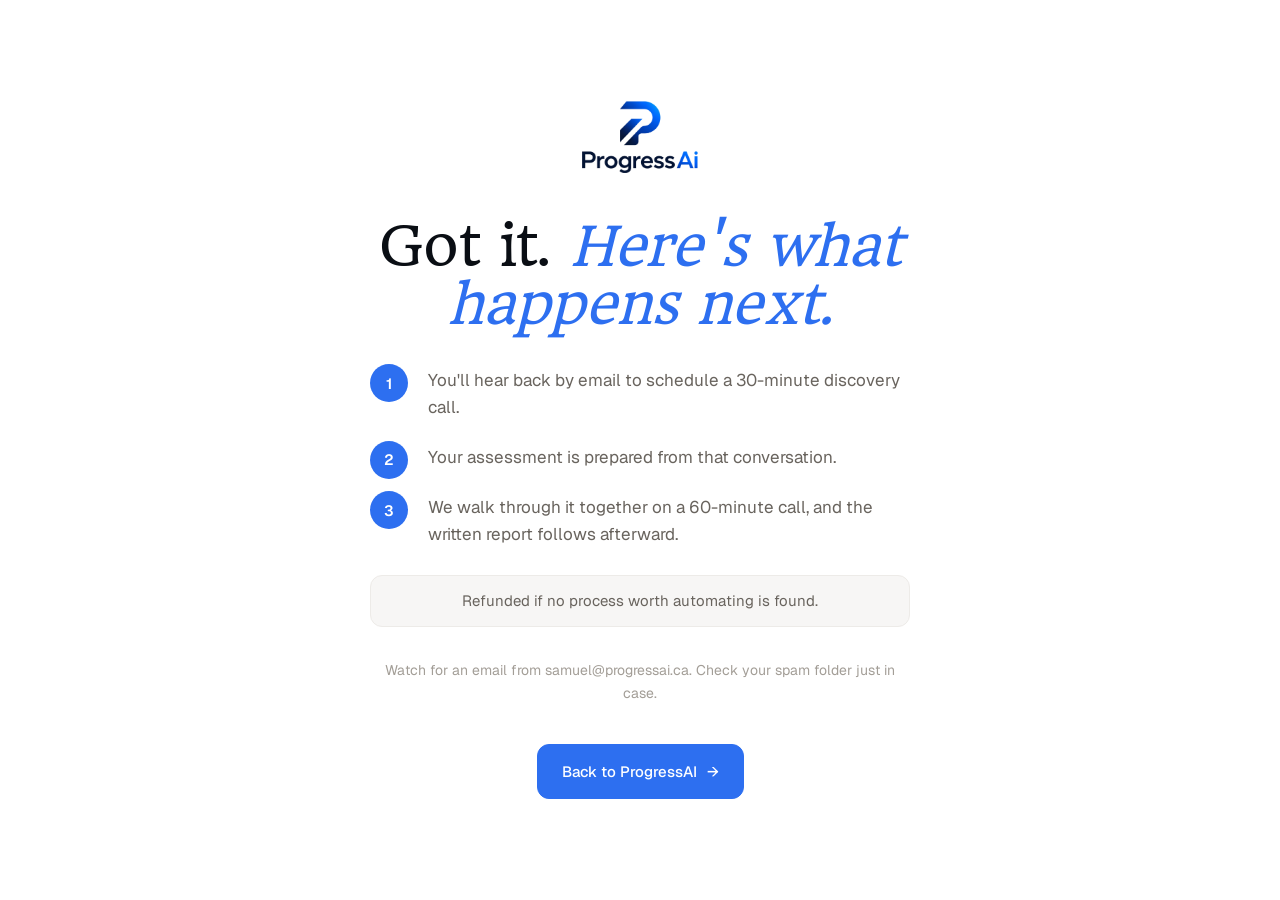
<file: thanks-full-assessment.html>
<!doctype html>
<html lang="en">
<head>
<meta charset="utf-8" />
<meta name="viewport" content="width=device-width, initial-scale=1" />
<title>Your assessment, next steps · ProgressAI</title>
<meta name="description" content="Your full assessment request has been received. Here is what happens next." />
<meta name="robots" content="noindex" />
<link rel="preconnect" href="https://fonts.googleapis.com" />
<link rel="preconnect" href="https://fonts.gstatic.com" crossorigin />
<link href="https://fonts.googleapis.com/css2?family=Headland+One&family=Geist:wght@400;500;600&display=swap" rel="stylesheet" />
<style>
  *, *::before, *::after { box-sizing: border-box; }
  html, body { margin: 0; padding: 0; }
  :root { --ink:#0A0E14; --ink-soft:#69645E; --ink-faint:#A39E97; --line:#EDEBE8; --bg-soft:#F7F6F5; --blue:#2D6FF0; --blue-deep:#1A5BD9; }
  body {
    background: #fff; color: var(--ink);
    font-family: 'Geist', system-ui, -apple-system, 'Segoe UI', sans-serif;
    font-size: 17px; line-height: 1.55; -webkit-font-smoothing: antialiased;
    min-height: 100vh; display: flex; align-items: center; justify-content: center;
    padding: 72px 24px;
  }
  .wrap {
    width: 100%; max-width: 620px; text-align: center;
    opacity: 0; transform: translateY(16px);
    animation: rise .9s cubic-bezier(.2,.7,.2,1) .1s forwards;
  }
  @keyframes rise { to { opacity: 1; transform: none; } }
  .logo-wrap { display: flex; justify-content: center; margin-bottom: 44px; }
  .logo-wrap img { display: block; height: auto; max-height: 72px; width: auto; object-fit: contain; }
  h1 {
    font-family: 'Headland One', Georgia, serif; font-weight: 400;
    font-size: clamp(34px, 5.2vw, 54px); line-height: 1.08; letter-spacing: -0.015em;
    color: var(--ink); margin: 0 0 34px;
  }
  h1 em { font-style: italic; color: var(--blue); }
  ol.steps {
    list-style: none; counter-reset: s; padding: 0; margin: 0 auto 28px;
    max-width: 540px; text-align: left;
  }
  ol.steps li {
    counter-increment: s; position: relative; padding: 0 0 24px 58px;
    color: var(--ink-soft); font-size: 17px; line-height: 1.55;
  }
  ol.steps li:last-child { padding-bottom: 0; }
  ol.steps li::before {
    content: counter(s); position: absolute; left: 0; top: -3px;
    width: 38px; height: 38px; border-radius: 50%;
    background: var(--blue); color: #fff; font-weight: 600; font-size: 15px;
    display: flex; align-items: center; justify-content: center;
  }
  .guarantee {
    max-width: 540px; margin: 0 auto 32px; padding: 14px 20px;
    border: 1px solid var(--line); background: var(--bg-soft); border-radius: 12px;
    color: var(--ink-soft); font-size: 15px; line-height: 1.5;
  }
  .note {
    font-size: 14px; color: var(--ink-faint); max-width: 520px;
    margin: 0 auto 40px; line-height: 1.6;
  }
  .btn {
    display: inline-flex; align-items: center; gap: 10px; font-family: inherit;
    font-size: 15px; font-weight: 500; padding: 15px 24px; border-radius: 12px;
    background: var(--blue); color: #fff; text-decoration: none; border: 1px solid var(--blue);
    transition: transform .25s ease, background-color .25s ease, border-color .25s ease, box-shadow .25s ease;
  }
  .btn .arr { transition: transform .3s cubic-bezier(.2,.7,.2,1); display: inline-block; }
  .btn:hover { background: var(--blue-deep); border-color: var(--blue-deep); box-shadow: 0 14px 32px -12px rgba(45,111,240,.45); }
  .btn:hover .arr { transform: translateX(4px); }
  @media (prefers-reduced-motion: reduce) { .wrap { opacity: 1; transform: none; animation: none; } .btn, .btn .arr { transition: none; } }
</style>
</head>
<body>
  <main class="wrap">
    <div class="logo-wrap"><img src="progressai_logo_hd.png" alt="ProgressAI" /></div>
    <h1>Got it. <em>Here's what happens next.</em></h1>
    <ol class="steps">
      <li>You'll hear back by email to schedule a 30-minute discovery call.</li>
      <li>Your assessment is prepared from that conversation.</li>
      <li>We walk through it together on a 60-minute call, and the written report follows afterward.</li>
    </ol>
    <p class="guarantee">Refunded if no process worth automating is found.</p>
    <p class="note">Watch for an email from samuel@progressai.ca. Check your spam folder just in case.</p>
    <a href="/" class="btn">Back to ProgressAI <span class="arr">&rarr;</span></a>
  </main>
</body>
</html>
</file>
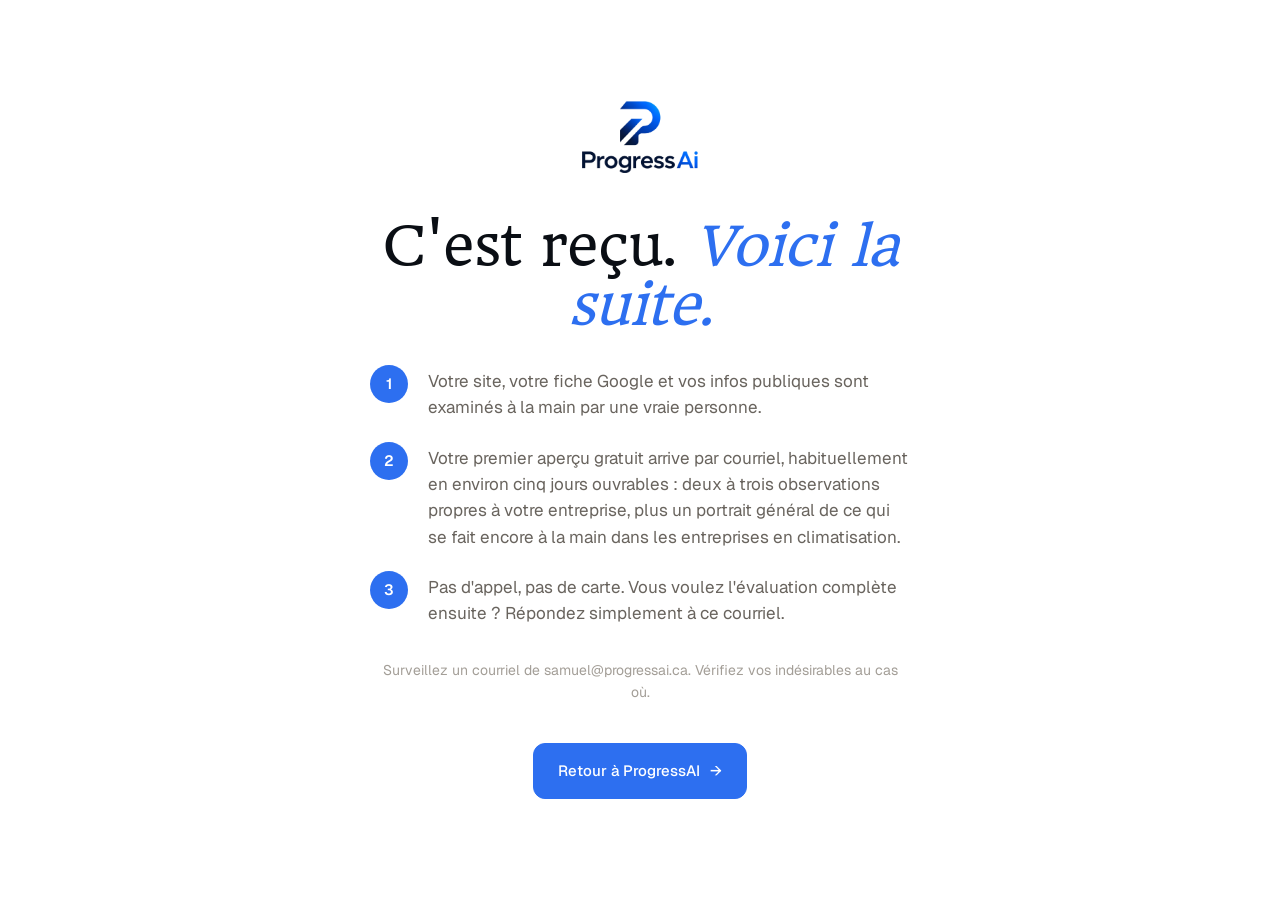
<file: fr/merci-apercu.html>
<!doctype html>
<html lang="fr">
<head>
<meta charset="utf-8" />
<meta name="viewport" content="width=device-width, initial-scale=1" />
<title>Votre premier aperçu gratuit s'en vient · ProgressAI</title>
<meta name="description" content="Votre demande de premier aperçu gratuit a bien été reçue. Voici la suite." />
<meta name="robots" content="noindex" />
<link rel="preconnect" href="https://fonts.googleapis.com" />
<link rel="preconnect" href="https://fonts.gstatic.com" crossorigin />
<link href="https://fonts.googleapis.com/css2?family=Headland+One&family=Geist:wght@400;500;600&display=swap" rel="stylesheet" />
<style>
  *, *::before, *::after { box-sizing: border-box; }
  html, body { margin: 0; padding: 0; }
  :root { --ink:#0A0E14; --ink-soft:#69645E; --ink-faint:#A39E97; --line:#EDEBE8; --bg-soft:#F7F6F5; --blue:#2D6FF0; --blue-deep:#1A5BD9; }
  body {
    background: #fff; color: var(--ink);
    font-family: 'Geist', system-ui, -apple-system, 'Segoe UI', sans-serif;
    font-size: 17px; line-height: 1.55; -webkit-font-smoothing: antialiased;
    min-height: 100vh; display: flex; align-items: center; justify-content: center;
    padding: 72px 24px;
  }
  .wrap {
    width: 100%; max-width: 620px; text-align: center;
    opacity: 0; transform: translateY(16px);
    animation: rise .9s cubic-bezier(.2,.7,.2,1) .1s forwards;
  }
  @keyframes rise { to { opacity: 1; transform: none; } }
  .logo-wrap { display: flex; justify-content: center; margin-bottom: 44px; }
  .logo-wrap img { display: block; height: auto; max-height: 72px; width: auto; object-fit: contain; }
  h1 {
    font-family: 'Headland One', Georgia, serif; font-weight: 400;
    font-size: clamp(34px, 5.2vw, 54px); line-height: 1.08; letter-spacing: -0.015em;
    color: var(--ink); margin: 0 0 34px;
  }
  h1 em { font-style: italic; color: var(--blue); }
  ol.steps {
    list-style: none; counter-reset: s; padding: 0; margin: 0 auto 32px;
    max-width: 540px; text-align: left;
  }
  ol.steps li {
    counter-increment: s; position: relative; padding: 0 0 24px 58px;
    color: var(--ink-soft); font-size: 17px; line-height: 1.55;
  }
  ol.steps li:last-child { padding-bottom: 0; }
  ol.steps li::before {
    content: counter(s); position: absolute; left: 0; top: -3px;
    width: 38px; height: 38px; border-radius: 50%;
    background: var(--blue); color: #fff; font-weight: 600; font-size: 15px;
    display: flex; align-items: center; justify-content: center;
  }
  .note {
    font-size: 14px; color: var(--ink-faint); max-width: 520px;
    margin: 0 auto 40px; line-height: 1.6;
  }
  .btn {
    display: inline-flex; align-items: center; gap: 10px; font-family: inherit;
    font-size: 15px; font-weight: 500; padding: 15px 24px; border-radius: 12px;
    background: var(--blue); color: #fff; text-decoration: none; border: 1px solid var(--blue);
    transition: transform .25s ease, background-color .25s ease, border-color .25s ease, box-shadow .25s ease;
  }
  .btn .arr { transition: transform .3s cubic-bezier(.2,.7,.2,1); display: inline-block; }
  .btn:hover { background: var(--blue-deep); border-color: var(--blue-deep); box-shadow: 0 14px 32px -12px rgba(45,111,240,.45); }
  .btn:hover .arr { transform: translateX(4px); }
  @media (prefers-reduced-motion: reduce) { .wrap { opacity: 1; transform: none; animation: none; } .btn, .btn .arr { transition: none; } }
</style>
</head>
<body>
  <main class="wrap">
    <div class="logo-wrap"><img src="/progressai_logo_hd.png" alt="ProgressAI" /></div>
    <h1>C'est reçu. <em>Voici la suite.</em></h1>
    <ol class="steps">
      <li>Votre site, votre fiche Google et vos infos publiques sont examinés à la main par une vraie personne.</li>
      <li>Votre premier aperçu gratuit arrive par courriel, habituellement en environ cinq jours ouvrables : deux à trois observations propres à votre entreprise, plus un portrait général de ce qui se fait encore à la main dans les entreprises en climatisation.</li>
      <li>Pas d'appel, pas de carte. Vous voulez l'évaluation complète ensuite ? Répondez simplement à ce courriel.</li>
    </ol>
    <p class="note">Surveillez un courriel de samuel@progressai.ca. Vérifiez vos indésirables au cas où.</p>
    <a href="/fr/" class="btn">Retour à ProgressAI <span class="arr">&rarr;</span></a>
  </main>
</body>
</html>
</file>
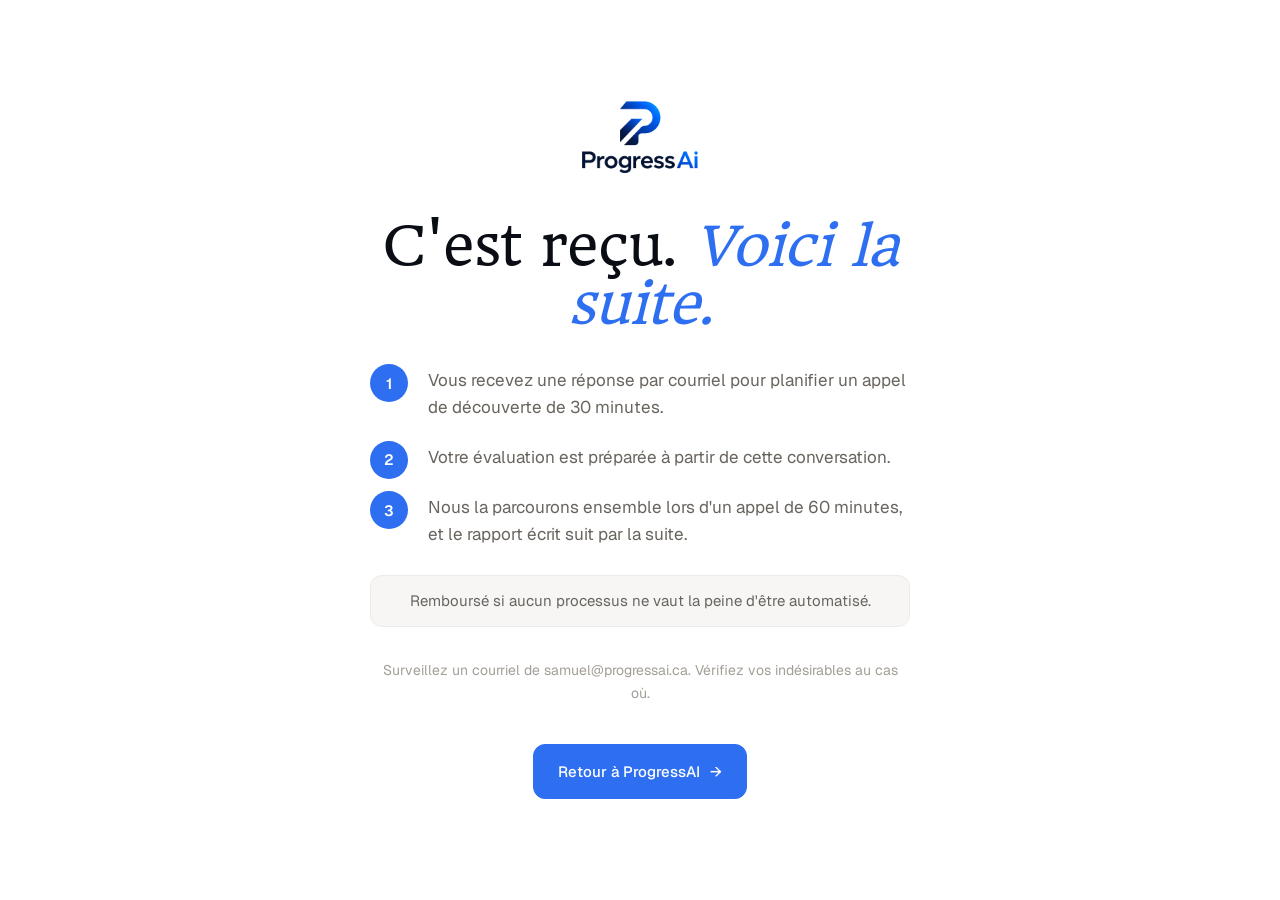
<file: fr/merci-evaluation.html>
<!doctype html>
<html lang="fr">
<head>
<meta charset="utf-8" />
<meta name="viewport" content="width=device-width, initial-scale=1" />
<title>Votre évaluation, la suite · ProgressAI</title>
<meta name="description" content="Votre demande d'évaluation complète a bien été reçue. Voici la suite." />
<meta name="robots" content="noindex" />
<link rel="preconnect" href="https://fonts.googleapis.com" />
<link rel="preconnect" href="https://fonts.gstatic.com" crossorigin />
<link href="https://fonts.googleapis.com/css2?family=Headland+One&family=Geist:wght@400;500;600&display=swap" rel="stylesheet" />
<style>
  *, *::before, *::after { box-sizing: border-box; }
  html, body { margin: 0; padding: 0; }
  :root { --ink:#0A0E14; --ink-soft:#69645E; --ink-faint:#A39E97; --line:#EDEBE8; --bg-soft:#F7F6F5; --blue:#2D6FF0; --blue-deep:#1A5BD9; }
  body {
    background: #fff; color: var(--ink);
    font-family: 'Geist', system-ui, -apple-system, 'Segoe UI', sans-serif;
    font-size: 17px; line-height: 1.55; -webkit-font-smoothing: antialiased;
    min-height: 100vh; display: flex; align-items: center; justify-content: center;
    padding: 72px 24px;
  }
  .wrap {
    width: 100%; max-width: 620px; text-align: center;
    opacity: 0; transform: translateY(16px);
    animation: rise .9s cubic-bezier(.2,.7,.2,1) .1s forwards;
  }
  @keyframes rise { to { opacity: 1; transform: none; } }
  .logo-wrap { display: flex; justify-content: center; margin-bottom: 44px; }
  .logo-wrap img { display: block; height: auto; max-height: 72px; width: auto; object-fit: contain; }
  h1 {
    font-family: 'Headland One', Georgia, serif; font-weight: 400;
    font-size: clamp(34px, 5.2vw, 54px); line-height: 1.08; letter-spacing: -0.015em;
    color: var(--ink); margin: 0 0 34px;
  }
  h1 em { font-style: italic; color: var(--blue); }
  ol.steps {
    list-style: none; counter-reset: s; padding: 0; margin: 0 auto 28px;
    max-width: 540px; text-align: left;
  }
  ol.steps li {
    counter-increment: s; position: relative; padding: 0 0 24px 58px;
    color: var(--ink-soft); font-size: 17px; line-height: 1.55;
  }
  ol.steps li:last-child { padding-bottom: 0; }
  ol.steps li::before {
    content: counter(s); position: absolute; left: 0; top: -3px;
    width: 38px; height: 38px; border-radius: 50%;
    background: var(--blue); color: #fff; font-weight: 600; font-size: 15px;
    display: flex; align-items: center; justify-content: center;
  }
  .guarantee {
    max-width: 540px; margin: 0 auto 32px; padding: 14px 20px;
    border: 1px solid var(--line); background: var(--bg-soft); border-radius: 12px;
    color: var(--ink-soft); font-size: 15px; line-height: 1.5;
  }
  .note {
    font-size: 14px; color: var(--ink-faint); max-width: 520px;
    margin: 0 auto 40px; line-height: 1.6;
  }
  .btn {
    display: inline-flex; align-items: center; gap: 10px; font-family: inherit;
    font-size: 15px; font-weight: 500; padding: 15px 24px; border-radius: 12px;
    background: var(--blue); color: #fff; text-decoration: none; border: 1px solid var(--blue);
    transition: transform .25s ease, background-color .25s ease, border-color .25s ease, box-shadow .25s ease;
  }
  .btn .arr { transition: transform .3s cubic-bezier(.2,.7,.2,1); display: inline-block; }
  .btn:hover { background: var(--blue-deep); border-color: var(--blue-deep); box-shadow: 0 14px 32px -12px rgba(45,111,240,.45); }
  .btn:hover .arr { transform: translateX(4px); }
  @media (prefers-reduced-motion: reduce) { .wrap { opacity: 1; transform: none; animation: none; } .btn, .btn .arr { transition: none; } }
</style>
</head>
<body>
  <main class="wrap">
    <div class="logo-wrap"><img src="/progressai_logo_hd.png" alt="ProgressAI" /></div>
    <h1>C'est reçu. <em>Voici la suite.</em></h1>
    <ol class="steps">
      <li>Vous recevez une réponse par courriel pour planifier un appel de découverte de 30 minutes.</li>
      <li>Votre évaluation est préparée à partir de cette conversation.</li>
      <li>Nous la parcourons ensemble lors d'un appel de 60 minutes, et le rapport écrit suit par la suite.</li>
    </ol>
    <p class="guarantee">Remboursé si aucun processus ne vaut la peine d'être automatisé.</p>
    <p class="note">Surveillez un courriel de samuel@progressai.ca. Vérifiez vos indésirables au cas où.</p>
    <a href="/fr/" class="btn">Retour à ProgressAI <span class="arr">&rarr;</span></a>
  </main>
</body>
</html>
</file>
<file: styles.css>
*,*::before,*::after { box-sizing: border-box; }
  html,body { margin:0; padding:0; }
  body {
    font-family: 'Geist', system-ui, -apple-system, sans-serif;
    color: #0A0E14;
    background: #FFFFFF;
    line-height: 1.6;
    font-size: 17px;
    -webkit-font-smoothing: antialiased;
    -moz-osx-font-smoothing: grayscale;
    overflow-x: hidden;
  }
  img { max-width: 100%; display: block; }
  a { color: inherit; text-decoration: none; }
  button { font-family: inherit; cursor: pointer; border: none; background: none; }

  :root {
    --bg: #FFFFFF;
    --bg-soft: #F7F6F5;
    --ink: #0A0E14;
    --ink-soft: #69645E;
    --ink-faint: #A39E97;
    --line: #EDEBE8;
    --line-soft: #F4F2EF;
    --blue: #2D6FF0;
    --blue-deep: #1A5BD9;
    --blue-tint: #E8EFFE;
    --radius: 20px;
    --radius-lg: 32px;
    --container: 1180px;
    --gutter: clamp(20px, 4vw, 40px);
    --section: clamp(80px, 10vw, 140px);
  }

  .serif { font-family: 'Headland One', Georgia, serif; font-weight: 400; letter-spacing: -0.02em; }
  h1, h2, h3, h4 {
    font-family: 'Headland One', Georgia, serif;
    font-weight: 400;
    letter-spacing: -0.03em;
    line-height: 1.14;
    margin: 0;
    color: var(--ink);
    word-wrap: break-word;
    overflow-wrap: break-word;
    hyphens: none;
  }
  h1 { font-size: clamp(44px, 7.2vw, 96px); letter-spacing: -0.04em; }
  h2 { font-size: clamp(36px, 5.2vw, 64px); }
  h3 { font-size: clamp(22px, 2.2vw, 28px); line-height: 1.22; }
  p  { margin: 0; }

  .eyebrow {
    display: inline-flex; align-items: center; gap: 8px;
    font-family: 'Geist', sans-serif;
    font-size: 12px;
    font-weight: 500;
    letter-spacing: 0.18em;
    text-transform: uppercase;
    color: var(--ink-soft);
  }

  .container {
    width: 100%;
    max-width: var(--container);
    padding: 0 var(--gutter);
    margin: 0 auto;
  }
  section { padding: var(--section) 0; }

  .nav {
    position: fixed; top: 0; left: 0; right: 0;
    z-index: 100;
    transition: background-color .3s ease, box-shadow .3s ease, border-color .3s ease;
    border-bottom: 1px solid transparent;
  }
  .nav-inner {
    display: grid;
    grid-template-columns: 1fr auto 1fr;
    align-items: center;
    min-height: 88px;
    /* keep the .container side gutter; "12px 0" here was wiping it out and
       pushing the logo flush against the screen edge */
    padding: 12px var(--gutter);
    overflow: visible;
  }
  .nav.scrolled {
    background: rgba(255,255,255,.85);
    backdrop-filter: saturate(180%) blur(14px);
    -webkit-backdrop-filter: saturate(180%) blur(14px);
    border-bottom-color: var(--line);
  }
  .logo {
    display: flex; align-items: center; gap: 10px;
    font-family: 'Headland One', serif; font-size: 22px; letter-spacing: -0.02em;
    color: var(--ink);
  }
  .logo-mark {
    display: inline-flex; align-items: center;
    overflow: visible;
  }
  .logo-mark img {
    display: block;
    width: auto; height: auto;
    object-fit: contain;
  }
  .nav .logo-mark img { max-height: 60px; }
  footer .logo-mark img { max-height: 48px; }

  .nav-links {
    display: flex; align-items: center; gap: 2.5rem;
    list-style: none; margin: 0; padding: 0;
    justify-self: center;
  }
  .nav-links a {
    font-size: 1.05rem; font-weight: 500; color: var(--ink); position: relative;
    transition: color .2s ease;
  }
  .nav-links a::after {
    content:""; position: absolute; left: 0; right: 0; bottom: -6px;
    height: 1px; background: var(--blue);
    transform: scaleX(0); transform-origin: left;
    transition: transform .35s cubic-bezier(.2,.7,.2,1);
  }
  .nav-links a:hover::after { transform: scaleX(1); }
  /* pinned to column 3 so it stays right-aligned when .nav-links is hidden on mobile */
  .nav-cta-wrap { display: flex; align-items: center; gap: 18px; justify-self: end; grid-column: 3; }

  .lang-switch button, .lang-switch a {
    display: inline-block;
    font-family: 'Geist', sans-serif;
    font-size: 1.05rem;
    font-weight: 600;
    color: var(--blue);
    line-height: 1;
    padding: 0;
    min-width: 28px;
    text-align: center;
    transition: color .2s ease;
  }
  .lang-switch button:hover, .lang-switch a:hover { color: var(--blue-deep); }

  .btn {
    display: inline-flex; align-items: center; gap: 10px;
    font-size: 15px; font-weight: 500;
    padding: 15px 24px;
    border-radius: 12px;
    transition: transform .25s ease, background-color .25s ease, color .25s ease, border-color .25s ease, box-shadow .25s ease;
    border: 1px solid transparent;
    line-height: 1; white-space: nowrap;
  }
  .btn .arr { transition: transform .3s cubic-bezier(.2,.7,.2,1); display: inline-block; }
  .btn:hover .arr { transform: translateX(4px); }
  .btn-primary { background: var(--blue); color: #fff; }
  .btn-primary:hover { background: var(--blue-deep); box-shadow: 0 10px 30px -10px rgba(45,111,240,.45); }
  .btn-outline { background: transparent; color: var(--ink); border-color: var(--ink); }
  .btn-outline:hover { background: var(--ink); color: #fff; }
  .btn-light-outline { background: transparent; color: #fff; border-color: rgba(255,255,255,.4); }
  .btn-light-outline:hover { background: #fff; color: var(--ink); border-color: #fff; }
  .btn-small { padding: 11px 18px; font-size: 14px; }

  .hero {
    padding-top: calc(88px + clamp(24px, 5vw, 64px));
    padding-bottom: 0;
    text-align: center;
    position: relative;
  }
  .hero-split {
    display: block;
    max-width: 1080px;
    margin: 0 auto;
  }
  .hero-visual { display: none; }
  .hero h1 {
    font-size: clamp(44px, 7.2vw, 96px);
    letter-spacing: -0.04em;
    margin: 26px 0 28px;
  }
  .hero h1 .accent { color: var(--blue); }
  .hero p.lede {
    max-width: 680px; margin: 0 auto;
    font-size: clamp(17px, 1.5vw, 19px);
    color: var(--ink-soft); line-height: 1.55;
  }
  .hero-ctas {
    display: flex; flex-wrap: wrap; justify-content: center;
    gap: 14px; margin: 38px 0 24px;
  }
  .hero-trust {
    color: var(--ink-soft); font-size: 14px; margin-top: 8px;
  }
  @media (max-width: 560px) {
    .hero h1 { font-size: clamp(34px, 9vw, 54px); }
  }

  .ticker {
    margin-top: clamp(70px, 9vw, 110px);
    border-top: 1px solid var(--line);
    border-bottom: 1px solid var(--line);
    overflow: hidden;
    background: #F7F6F5;
  }
  .ticker-track {
    display: flex; width: max-content;
    animation: tick 38s linear infinite;
    padding: 22px 0;
  }
  .ticker-item {
    font-family: 'Headland One', serif;
    font-size: clamp(20px, 2.4vw, 30px);
    color: var(--ink);
    padding: 0 40px;
    display: inline-flex; align-items: center; gap: 40px;
    white-space: nowrap;
  }
  .ticker-item::after {
    content: "✦"; color: var(--blue); font-size: 14px; opacity: .8;
  }
  @keyframes tick {
    from { transform: translateX(0); }
    to { transform: translateX(-50%); }
  }
  @media (prefers-reduced-motion: reduce) {
    .ticker-track { animation: none; }
  }

  .stats {
    background: #0A0E14;
    color: #fff;
  }
  .stats .container { display: grid; grid-template-columns: repeat(3, 1fr); gap: 60px; }
  .stats .container > div { position: relative; padding-top: 28px; }
  .stats .container > div::before {
    content: "";
    display: block;
    width: 44px;
    height: 2px;
    background: #2D6FF0;
    margin-bottom: 28px;
  }
  .stat-num {
    font-family: 'Headland One', serif;
    font-size: clamp(56px, 7vw, 96px);
    line-height: 1;
    letter-spacing: -0.03em;
    color: #fff;
    font-variant-numeric: tabular-nums;
    font-feature-settings: "tnum" 1;
  }
  .stat-num .count { display: inline-block; contain: layout paint; }
  .stat-num .unit { color: var(--blue); }
  .stat-label {
    margin-top: 18px;
    color: rgba(255,255,255,.66);
    font-size: 15px; line-height: 1.55;
    max-width: 280px;
  }
  @media (max-width: 820px) {
    .stats .container { grid-template-columns: 1fr; gap: 50px; }
    .stat-label { max-width: none; }
  }

  .section-head { max-width: 760px; margin-bottom: 64px; }
  .section-head h2 { margin: 18px 0 22px; }
  .section-head p { color: var(--ink-soft); font-size: 18px; max-width: 640px; }

  .grid-2 { display: grid; grid-template-columns: repeat(2, 1fr); gap: 22px; }
  .grid-4 { display: grid; grid-template-columns: repeat(2, 1fr); gap: 22px; }

  .card {
    background: #fff;
    border: 1px solid var(--line);
    border-radius: var(--radius-lg);
    padding: 38px 34px;
    transition: transform .35s cubic-bezier(.2,.7,.2,1), box-shadow .35s ease, border-color .35s ease;
    position: relative;
  }
  .card:hover {
    transform: translateY(-4px);
    box-shadow: 0 30px 60px -30px rgba(46,26,6,.18);
    border-color: #D7D8DD;
  }
  .card-num {
    font-family: 'Headland One', serif;
    font-size: 14px;
    color: var(--blue);
    letter-spacing: 0.08em;
    margin-bottom: 18px;
    display: inline-block;
  }
  .card h3 { margin-bottom: 14px; }
  .card p { color: var(--ink-soft); font-size: 16px; line-height: 1.6; }

  .process-grid { display: grid; grid-template-columns: repeat(3, 1fr); gap: 28px; }
  .process-grid.process-4 { grid-template-columns: repeat(4, 1fr); }
  /* optional final step: full width, dashed rule so it reads as an add-on */
  .step.step-optional { grid-column: 1 / -1; border-top: 1px dashed var(--ink-faint); display: grid; grid-template-columns: auto 1fr; column-gap: 28px; align-items: start; }
  .step.step-optional .step-num { color: var(--ink-faint); margin-bottom: 0; grid-row: span 2; }
  .step.step-optional p { max-width: 640px; }
  .step {
    border-top: 1px solid var(--ink);
    padding-top: 28px;
    padding-right: 12px;
  }
  .step-num {
    font-family: 'Headland One', serif;
    font-size: 64px; line-height: 1;
    color: var(--ink);
    margin-bottom: 28px;
    display: block;
  }
  .step h3 { margin-bottom: 12px; }
  .step p { color: var(--ink-soft); font-size: 16px; }
  @media (max-width: 820px) {
    .process-grid, .process-grid.process-4 { grid-template-columns: 1fr; gap: 36px; }
    .step.step-optional { display: block; }
    .step.step-optional .step-num { margin-bottom: 28px; }
  }

  .why-grid { display: grid; grid-template-columns: repeat(2, 1fr); gap: 0; border-top: 1px solid var(--line); }
  .why-item {
    border-bottom: 1px solid var(--line);
    padding: 64px 0;
    display: grid; grid-template-columns: 1fr 1.4fr; gap: 40px;
    align-items: start;
  }
  .why-item:nth-child(odd) { padding-right: 56px; border-right: 1px solid var(--line); }
  .why-item:nth-child(even) { padding-left: 56px; }
  .why-item h3 { font-size: clamp(26px, 2.6vw, 34px); line-height: 1.18; }
  .why-item p { color: var(--ink-soft); font-size: 17px; line-height: 1.6; }
  @media (max-width: 820px) {
    .why-grid { grid-template-columns: 1fr; }
    .why-item, .why-item:nth-child(odd), .why-item:nth-child(even) {
      grid-template-columns: 1fr; padding: 44px 0; border-right: 0; gap: 18px;
    }
  }

  .pricing-wrap { display: flex; justify-content: center; }
  .price-card {
    max-width: 720px; width: 100%;
    background: #fff;
    border: 1px solid var(--line);
    border-radius: var(--radius-lg);
    padding: clamp(44px, 5vw, 72px) clamp(36px, 5vw, 64px);
    text-align: left;
    box-shadow: 0 60px 120px -55px rgba(46,26,6,.25);
    transition: transform .35s cubic-bezier(.2,.7,.2,1), box-shadow .35s ease;
  }
  .price-card:hover { transform: translateY(-4px); box-shadow: 0 70px 130px -50px rgba(46,26,6,.3); }
  .badge {
    display: inline-flex; align-items: center;
    padding: 6px 14px;
    background: var(--blue-tint); color: var(--blue);
    border-radius: 999px;
    font-size: 12px; font-weight: 500; letter-spacing: 0.1em; text-transform: uppercase;
    margin-bottom: 30px;
  }
  .price {
    font-family: 'Headland One', serif;
    font-size: clamp(72px, 8.4vw, 112px);
    line-height: 1;
    letter-spacing: -0.035em;
    color: var(--ink);
  }
  .price-line { color: var(--ink-soft); margin-top: 18px; font-size: 18px; }
  .price-list { list-style: none; padding: 0; margin: 40px 0 44px; }
  .price-list li {
    display: flex; gap: 14px; align-items: flex-start;
    padding: 18px 0;
    border-top: 1px solid var(--line-soft);
    font-size: 17px; color: var(--ink);
  }
  .price-list li:first-child { border-top: 0; }
  .price-list li::before {
    content:""; flex: 0 0 8px; height: 8px; border-radius: 50%;
    background: var(--blue); margin-top: 9px;
  }
  .price-note { margin-top: 22px; color: var(--ink-faint); font-size: 14px; text-align: center; max-width: 520px; margin-left: auto; margin-right: auto; line-height: 1.6; }

  .faq-list { max-width: 820px; margin: 0 auto; }
  .faq {
    border-bottom: 1px solid var(--line);
  }
  .faq:first-child { border-top: 1px solid var(--line); }
  .faq-q {
    width: 100%; text-align: left;
    display: flex; justify-content: space-between; align-items: center; gap: 24px;
    padding: 28px 0;
    font-family: 'Headland One', serif;
    font-size: clamp(20px, 2vw, 24px);
    color: var(--ink);
    letter-spacing: -0.015em;
    transition: color .2s ease;
  }
  .faq-q:hover { color: var(--blue); }
  .faq-icon {
    flex: 0 0 28px; width: 28px; height: 28px;
    border: 1px solid var(--ink); border-radius: 50%;
    position: relative;
    transition: background-color .25s ease, border-color .25s ease, transform .35s ease;
  }
  .faq-icon::before, .faq-icon::after {
    content:""; position: absolute; left: 50%; top: 50%;
    width: 10px; height: 1px; background: var(--ink);
    transform: translate(-50%, -50%);
    transition: transform .35s ease, background-color .25s ease;
  }
  .faq-icon::after { transform: translate(-50%, -50%) rotate(90deg); }
  .faq.open .faq-icon { background: var(--ink); }
  .faq.open .faq-icon::before, .faq.open .faq-icon::after { background: #fff; }
  .faq.open .faq-icon::after { transform: translate(-50%, -50%) rotate(0deg); }
  .faq-a {
    max-height: 0; overflow: hidden;
    transition: max-height .5s cubic-bezier(.2,.7,.2,1);
  }
  .faq-a-inner {
    padding: 0 0 28px;
    color: var(--ink-soft);
    font-size: 17px;
    max-width: 680px;
    line-height: 1.65;
  }

  .final {
    background: #0A0E14;
    color: #fff;
    text-align: center;
    border-radius: 0;
  }
  .final h2 { color: #fff; max-width: 880px; margin: 0 auto 22px; }
  .final p { color: rgba(255,255,255,.72); max-width: 620px; margin: 0 auto 36px; font-size: 18px; }
  .final .btn-primary { background: #fff; color: var(--ink); }
  .final .btn-primary:hover { background: var(--blue); color: #fff; box-shadow: 0 10px 30px -10px rgba(45,111,240,.55); }
  .final .micro { color: rgba(255,255,255,.5); font-size: 14px; margin-top: 22px; }

  .contact-form {
    max-width: 760px;
    margin: 0 auto;
    display: grid;
    grid-template-columns: 1fr 1fr;
    gap: 20px 22px;
    text-align: left;
  }
  .contact-form .field { display: flex; flex-direction: column; }
  .contact-form .field-full { grid-column: 1 / -1; }
  .contact-form label {
    font-size: 14px; font-weight: 500;
    color: rgba(255,255,255,.78);
    letter-spacing: 0.01em;
    margin-bottom: 10px;
  }
  .contact-form label .opt { opacity: .55; font-weight: 400; margin-left: 4px; }
  .contact-form input,
  .contact-form textarea,
  .contact-form select {
    width: 100%;
    font-family: inherit;
    font-size: 17px;
    color: var(--ink);
    background: #fff;
    border: 1px solid transparent;
    border-radius: 12px;
    padding: 16px 18px;
    box-sizing: border-box;
    transition: border-color .2s ease, box-shadow .2s ease;
  }
  .contact-form input::placeholder,
  .contact-form textarea::placeholder { color: var(--ink-faint); }
  .contact-form select {
    appearance: none; -webkit-appearance: none;
    background-image: url("data:image/svg+xml;utf8,<svg xmlns='http://www.w3.org/2000/svg' width='14' height='14' viewBox='0 0 24 24' fill='none' stroke='%2369645E' stroke-width='2.4' stroke-linecap='round' stroke-linejoin='round'><path d='M6 9l6 6 6-6'/></svg>");
    background-repeat: no-repeat;
    background-position: right 18px center;
    padding-right: 44px;
    cursor: pointer;
  }
  .contact-form select:invalid { color: var(--ink-faint); }
  .contact-form input:focus,
  .contact-form textarea:focus,
  .contact-form select:focus {
    outline: none;
    border-color: var(--blue);
    box-shadow: 0 0 0 4px rgba(45,111,240,.18);
  }
  .contact-form textarea { resize: vertical; min-height: 110px; line-height: 1.5; }
  .contact-form .form-submit {
    grid-column: 1 / -1;
    width: 100%;
    justify-content: center;
    font-size: 16px;
    padding: 18px 24px;
    background: var(--blue);
    color: #fff;
    border: 1px solid var(--blue);
    margin-top: 6px;
    cursor: pointer;
  }
  .contact-form .form-submit:hover {
    background: var(--blue-deep);
    border-color: var(--blue-deep);
    box-shadow: 0 14px 32px -12px rgba(45,111,240,.6);
  }
  /* ---------- step-by-step form ---------- */
  .step-form { display: block; max-width: 680px; }
  .step-form .step { border: 0; margin: 0 0 34px; padding: 0; min-width: 0; }
  .step-form.is-stepped .step { margin-bottom: 0; }
  .step-form .step[hidden] { display: none; }
  .step-form .step-q {
    font-family: 'Headland One', serif;
    font-size: clamp(20px, 2.6vw, 26px);
    line-height: 1.3;
    color: #fff;
    padding: 0;
    margin: 0 0 8px;
    outline: none;
  }
  .step-form .step-q .opt { font-family: 'Geist', sans-serif; font-size: 15px; opacity: .55; }
  .step-form .step-hint { color: rgba(255,255,255,.6); font-size: 15px; margin: 0 0 4px; max-width: none; }
  .step-form .step-q + .opt-grid,
  .step-form .step-q + .step-fields,
  .step-form .step-q + textarea { margin-top: 14px; }
  .step-form .opt-grid {
    display: grid;
    grid-template-columns: 1fr 1fr;
    gap: 12px;
    margin-top: 18px;
  }
  .step-form .opt-card { margin: 0; cursor: pointer; position: relative; display: block; }
  .step-form .opt-card input {
    position: absolute; opacity: 0; width: 1px; height: 1px; padding: 0; margin: 0; pointer-events: none;
  }
  .step-form .opt-card span {
    display: flex; align-items: center;
    min-height: 58px;
    padding: 14px 18px;
    border-radius: 12px;
    border: 1px solid rgba(255,255,255,.16);
    background: rgba(255,255,255,.04);
    color: #fff;
    font-size: 16px; font-weight: 500;
    line-height: 1.35;
    transition: border-color .2s ease, background .2s ease, transform .2s ease;
  }
  .step-form .opt-card:hover span { border-color: rgba(255,255,255,.4); transform: translateY(-1px); }
  .step-form .opt-card input:focus-visible + span { box-shadow: 0 0 0 4px rgba(45,111,240,.35); }
  .step-form .opt-card input:checked + span {
    border-color: var(--blue);
    background: rgba(45,111,240,.22);
  }
  .step-form .step-fields { display: grid; grid-template-columns: 1fr 1fr; gap: 20px 22px; margin-top: 18px; }
  .step-form textarea { margin-top: 18px; }
  .step-form .step-consent { font-size: 12.5px; line-height: 1.5; margin: 14px 0 0; text-align: left; }
  .step-progress { margin-bottom: 26px; }
  .step-count { font-size: 13px; font-weight: 500; letter-spacing: .04em; color: rgba(255,255,255,.55); margin-bottom: 10px; }
  .step-bar { height: 4px; border-radius: 4px; background: rgba(255,255,255,.1); overflow: hidden; }
  .step-bar span { display: block; height: 100%; width: 0; background: var(--blue); border-radius: 4px; transition: width .35s ease; }
  .step-nav { display: flex; gap: 12px; margin-top: 28px; }
  .step-nav [hidden] { display: none; }
  .step-form .step-nav .form-submit { margin-top: 0; flex: 1; }
  .step-nav .step-next {
    flex: 1; justify-content: center; font-size: 16px; padding: 18px 24px; cursor: pointer;
    background: var(--blue); color: #fff; border: 1px solid var(--blue);
  }
  .step-nav .step-next:hover { background: var(--blue-deep); border-color: var(--blue-deep); }
  .step-nav .step-back {
    font-size: 16px; padding: 18px 22px; cursor: pointer;
    background: transparent; color: rgba(255,255,255,.8); border: 1px solid rgba(255,255,255,.2);
  }
  .step-nav .step-back:hover { border-color: rgba(255,255,255,.5); color: #fff; }
  @media (prefers-reduced-motion: reduce) {
    .step-bar span, .step-form .opt-card span { transition: none; }
  }
  @media (max-width: 640px) {
    .step-form .opt-grid, .step-form .step-fields { grid-template-columns: 1fr; gap: 10px; }
    .step-form .step-fields { gap: 16px; }
    .contact-form { grid-template-columns: 1fr; gap: 16px; }
    .contact-form .field-full { grid-column: auto; }
    .contact-form .form-submit { grid-column: auto; }
  }

  footer {
    padding: 60px 0 50px;
    border-top: 1px solid var(--line);
  }
  .footer-inner {
    display: flex; justify-content: space-between; align-items: center; gap: 24px;
    flex-wrap: wrap;
  }
  .footer-meta { color: var(--ink-soft); font-size: 14px; }
  .footer-copy { color: var(--ink-faint); font-size: 13px; }

  .reveal {
    opacity: 0;
    transform: translateY(28px);
    transition: opacity .9s cubic-bezier(.2,.7,.2,1), transform .9s cubic-bezier(.2,.7,.2,1);
    transition-delay: var(--delay, 0s);
    will-change: opacity, transform;
  }
  .reveal.in {
    opacity: 1; transform: none;
  }
  @media (prefers-reduced-motion: reduce) {
    .reveal { opacity: 1; transform: none; transition: none; }
  }

  .menu-btn {
    display: none;
    width: 40px; height: 40px;
    border-radius: 999px; border: 1px solid var(--line);
    align-items: center; justify-content: center;
  }
  .menu-btn span {
    width: 16px; height: 1.5px; background: var(--ink); position: relative; display: block;
  }
  .menu-btn span::before, .menu-btn span::after {
    content:""; position: absolute; left: 0; width: 16px; height: 1.5px; background: var(--ink);
  }
  .menu-btn span::before { top: -5px; }
  .menu-btn span::after { top: 5px; }

  @media (max-width: 880px) {
    .nav-links { display: none; }
    .menu-btn { display: inline-flex; }
    .nav-cta-wrap .btn { display: none; }
    .grid-2, .grid-4 { grid-template-columns: 1fr; }
    .why-grid { grid-template-columns: 1fr; }
  }

  .mobile-drawer {
    position: fixed; inset: 88px 0 0 0;
    background: #fff; z-index: 99;
    transform: translateY(-12px); opacity: 0; pointer-events: none;
    transition: opacity .3s ease, transform .3s ease;
    border-top: 1px solid var(--line);
  }
  .mobile-drawer.open { opacity: 1; transform: none; pointer-events: auto; }
  .mobile-drawer ul {
    list-style: none; padding: 30px var(--gutter); margin: 0;
    display: flex; flex-direction: column; gap: 6px;
  }
  .mobile-drawer a {
    display: block;
    font-family: 'Headland One', serif;
    font-size: 28px;
    padding: 14px 0;
    border-bottom: 1px solid var(--line-soft);
  }
  .mobile-drawer .btn { margin-top: 22px; }

  /* ---------- Hero guarantee badge (replaces star rating) ---------- */
  .trust .guarantee-pill {
    display: inline-flex; align-items: center; gap: 9px;
    padding: 8px 16px;
    border: 1px solid var(--line);
    border-radius: 999px;
    background: #fff;
    font-size: 14px; color: var(--ink);
  }
  .trust .guarantee-pill svg { flex: 0 0 auto; color: var(--blue); }

  /* ---------- 4-tier pricing ---------- */
  .tiers {
    display: grid; grid-template-columns: repeat(4, minmax(0, 1fr));
    gap: 20px; align-items: stretch;
    max-width: 1180px; margin: 0 auto;
  }
  .tier {
    display: flex; flex-direction: column;
    background: #fff;
    border: 1px solid var(--line);
    border-radius: var(--radius-lg);
    padding: 34px 26px 30px;
    position: relative;
    transition: transform .35s cubic-bezier(.2,.7,.2,1), box-shadow .35s ease, border-color .35s ease;
  }
  .tier:hover { transform: translateY(-4px); box-shadow: 0 30px 60px -30px rgba(46,26,6,.18); border-color: #D7D8DD; }
  .tier.popular { border-color: var(--blue); box-shadow: 0 40px 80px -40px rgba(45,111,240,.42); }
  .tier-tag {
    position: absolute; top: -12px; left: 50%; transform: translateX(-50%);
    background: var(--blue); color: #fff;
    font-size: 11px; font-weight: 600; letter-spacing: 0.12em; text-transform: uppercase;
    padding: 6px 14px; border-radius: 999px; white-space: nowrap;
  }
  .tier-name { font-family: 'Headland One', serif; font-size: 21px; letter-spacing: -0.01em; margin-bottom: 14px; }
  .tier-price { font-family: 'Headland One', serif; font-size: clamp(34px, 3.4vw, 44px); line-height: 1; letter-spacing: -0.03em; color: var(--ink); }
  .tier-price .per { display: inline-block; font-family: 'Geist', sans-serif; font-size: 15px; font-weight: 400; letter-spacing: 0; color: var(--ink-soft); }
  .tier-desc { color: var(--ink-soft); font-size: 14.5px; line-height: 1.55; margin: 14px 0 20px; }
  .tier-list { list-style: none; padding: 0; margin: 0 0 26px; flex: 1 1 auto; }
  .tier-list li { position: relative; padding: 9px 0 9px 22px; font-size: 14px; line-height: 1.5; color: var(--ink); border-top: 1px solid var(--line-soft); }
  .tier-list li:first-child { border-top: 0; }
  .tier-list li::before { content: ""; position: absolute; left: 0; top: 16px; width: 7px; height: 7px; border-radius: 50%; background: var(--blue); }
  .tier .btn { width: 100%; justify-content: center; margin-top: auto; white-space: normal; text-align: center; line-height: 1.25; font-size: 14px; gap: 8px; min-height: 52px; padding: 12px 12px; }
  .tier.popular .btn-outline { background: var(--blue); color: #fff; border-color: var(--blue); }
  .tier.popular .btn-outline:hover { background: var(--blue-deep); border-color: var(--blue-deep); }
  @media (min-width: 981px) { .tier .btn { min-height: 62px; } }
  @media (max-width: 980px) { .tiers { grid-template-columns: repeat(2, minmax(0, 1fr)); } }
  @media (max-width: 560px) { .tiers { grid-template-columns: 1fr; } }

  .guarantee-bar {
    display: flex; align-items: center; gap: 14px; justify-content: center;
    max-width: 780px; margin: 40px auto 0;
    padding: 20px 26px;
    background: var(--blue-tint); border: 1px solid #D4E2FD; border-radius: 16px;
    color: var(--ink); font-size: 15px; line-height: 1.55; text-align: left;
  }
  .guarantee-bar svg { flex: 0 0 auto; color: var(--blue); }
  .price-fine { text-align: center; color: var(--ink-faint); font-size: 13px; margin-top: 20px; }

  /* ---------- Sample audit preview ---------- */
  .sample-grid { display: grid; grid-template-columns: repeat(2, 1fr); gap: 26px; max-width: 1000px; margin: 0 auto; }
  .sample-page {
    background: #fff; border: 1px solid var(--line); border-radius: 16px;
    box-shadow: 0 44px 90px -50px rgba(46,26,6,.30);
    overflow: hidden; display: flex; flex-direction: column;
  }
  .sample-bar { display: flex; align-items: center; justify-content: space-between; padding: 14px 20px; background: #0A0E14; color: #fff; }
  .sample-bar .sb-title { font-family: 'Headland One', serif; font-size: 15px; letter-spacing: -0.01em; }
  .sample-bar .sb-tag { font-size: 10px; letter-spacing: 0.14em; text-transform: uppercase; color: rgba(255,255,255,.55); border: 1px solid rgba(255,255,255,.25); padding: 4px 8px; border-radius: 999px; }
  .sample-body { padding: 24px 24px 28px; }
  .sample-body .redacted { background: linear-gradient(90deg, var(--line) 0%, var(--line-soft) 100%); color: transparent; border-radius: 4px; padding: 0 6px; user-select: none; }
  .sample-kicker { font-size: 11px; font-weight: 600; letter-spacing: 0.14em; text-transform: uppercase; color: var(--blue); margin-bottom: 8px; }
  .sample-h { font-family: 'Headland One', serif; font-size: 22px; line-height: 1.1; margin-bottom: 16px; }
  .sample-score { display: flex; align-items: flex-end; gap: 10px; margin-bottom: 18px; }
  .sample-score .num { font-family: 'Headland One', serif; font-size: 46px; line-height: 1; color: var(--ink); }
  .sample-score .out { font-size: 14px; color: var(--ink-faint); margin-bottom: 6px; }
  .sample-row { display: flex; align-items: center; gap: 12px; padding: 11px 0; border-top: 1px solid var(--line-soft); font-size: 14px; }
  .sample-row:first-of-type { border-top: 0; }
  .sample-row .dot { flex: 0 0 9px; width: 9px; height: 9px; border-radius: 50%; }
  .dot-bad { background: #E5484D; } .dot-warn { background: #F5A623; } .dot-ok { background: #2F9E44; }
  .sample-row .r-label { flex: 1; color: var(--ink); }
  .sample-row .r-val { color: var(--ink-soft); font-weight: 500; }
  .sample-note { margin-top: 18px; padding: 14px 16px; background: var(--bg-soft); border-left: 3px solid var(--blue); border-radius: 6px; font-size: 13.5px; line-height: 1.55; color: var(--ink-soft); }
  .sample-fix { display: flex; gap: 10px; padding: 10px 0; border-top: 1px solid var(--line-soft); font-size: 14px; align-items: flex-start; }
  .sample-fix:first-of-type { border-top: 0; }
  .sample-fix .fx-num { font-family: 'Headland One', serif; color: var(--blue); font-size: 15px; flex: 0 0 auto; }
  @media (max-width: 760px) { .sample-grid { grid-template-columns: 1fr; } }

  /* ---------- Before / after missed-call graphic ---------- */
  .ba-grid { display: grid; grid-template-columns: 1fr 1fr; gap: 22px; max-width: 940px; margin: 0 auto; }
  .ba-card { border: 1px solid var(--line); border-radius: var(--radius-lg); padding: 30px 28px; background: #fff; }
  .ba-card.bad { background: var(--bg-soft); }
  .ba-card h3 { font-size: 20px; margin-bottom: 20px; display: flex; align-items: center; gap: 10px; }
  .ba-card svg { display: block; width: 100%; height: auto; border-radius: 12px; }
  .ba-caption { margin-top: 18px; color: var(--ink-soft); font-size: 15px; line-height: 1.55; }
  .ba-tagbad { color: #E5484D; font-weight: 600; }
  .ba-taggood { color: #2F9E44; font-weight: 600; }
  @media (max-width: 640px) { .ba-grid { grid-template-columns: 1fr; } }

  /* ---------- Done-for-you ---------- */
  .dfy-card {
    max-width: 860px; margin: 0 auto; text-align: center;
    background: #0A0E14; color: #fff;
    border-radius: var(--radius-lg);
    padding: clamp(40px, 5vw, 64px);
  }
  .dfy-card .eyebrow { color: rgba(255,255,255,.6); justify-content: center; }
  .dfy-card h2 { color: #fff; margin: 18px 0 18px; }
  .dfy-card p { color: rgba(255,255,255,.72); font-size: 18px; line-height: 1.6; max-width: 620px; margin: 0 auto 32px; }
  .dfy-card .btn-primary { background: #fff; color: var(--ink); }
  .dfy-card .btn-primary:hover { background: var(--blue); color: #fff; }
</file>
